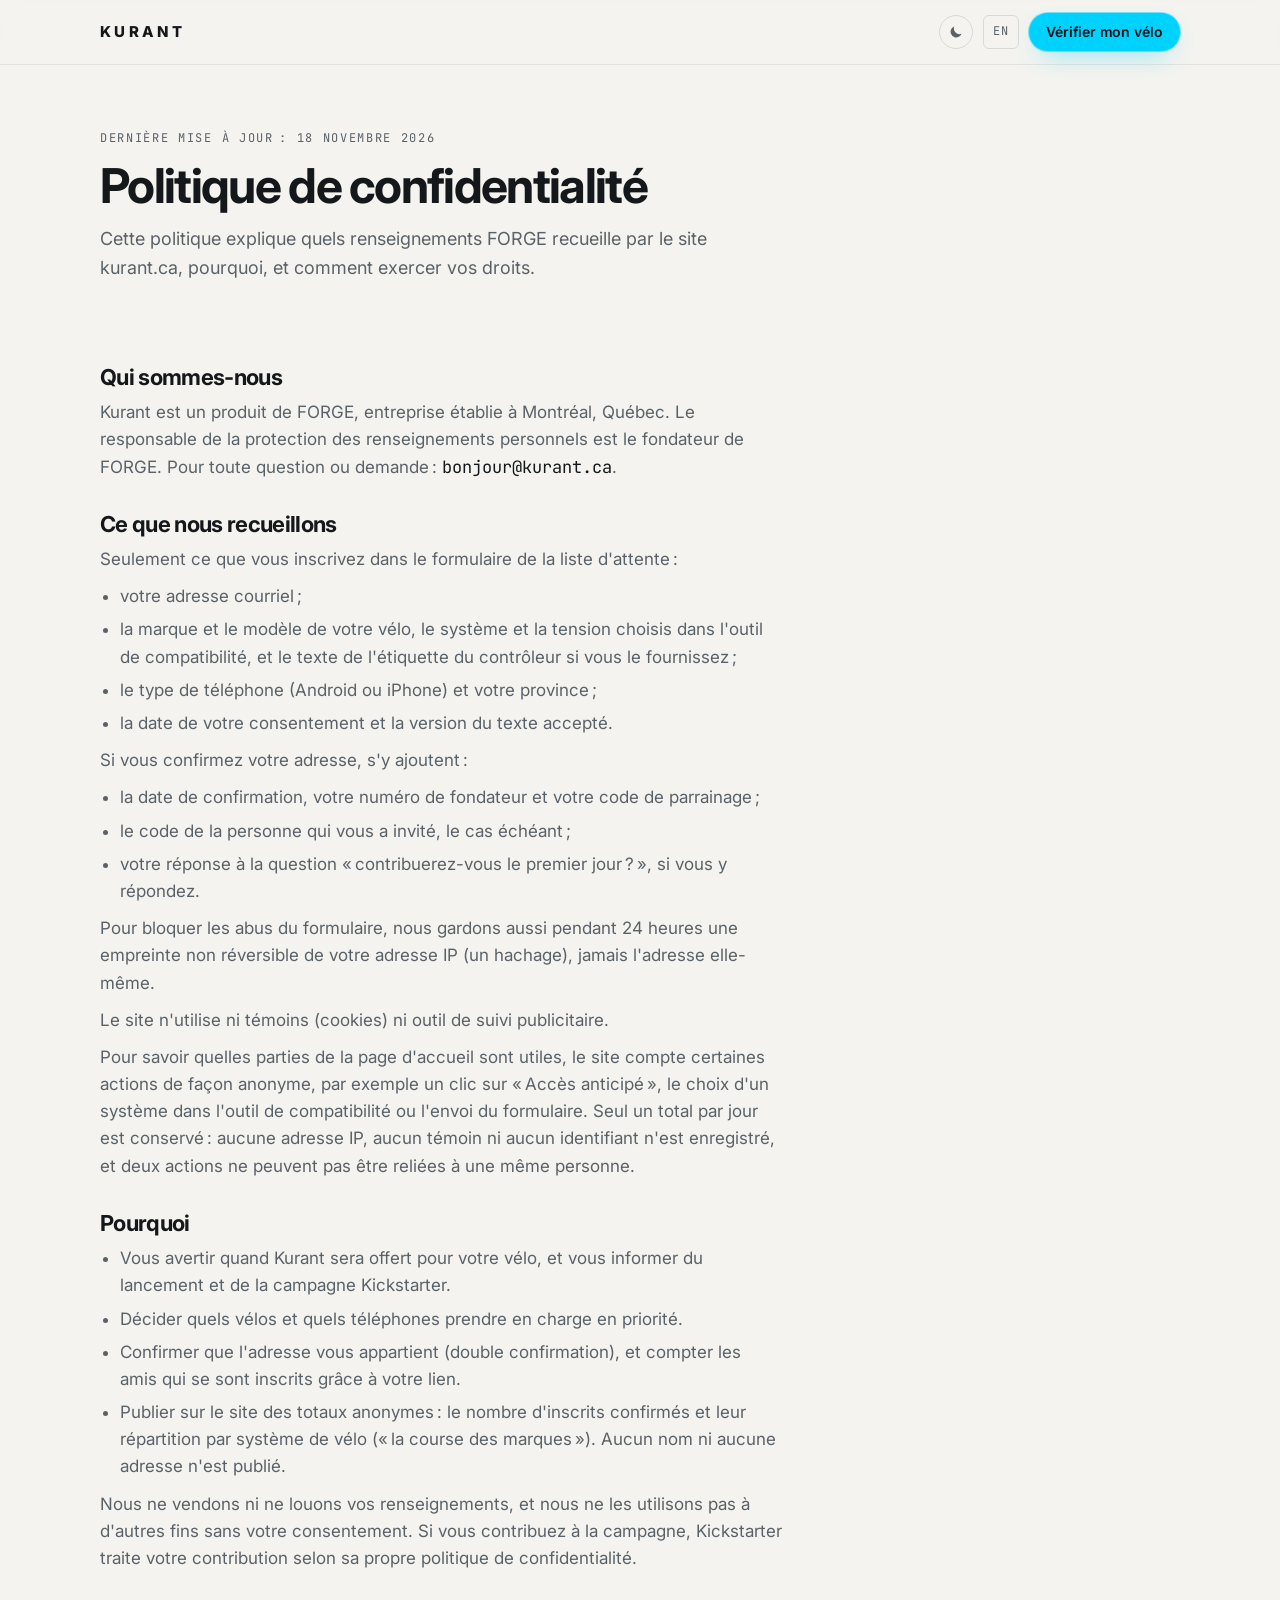
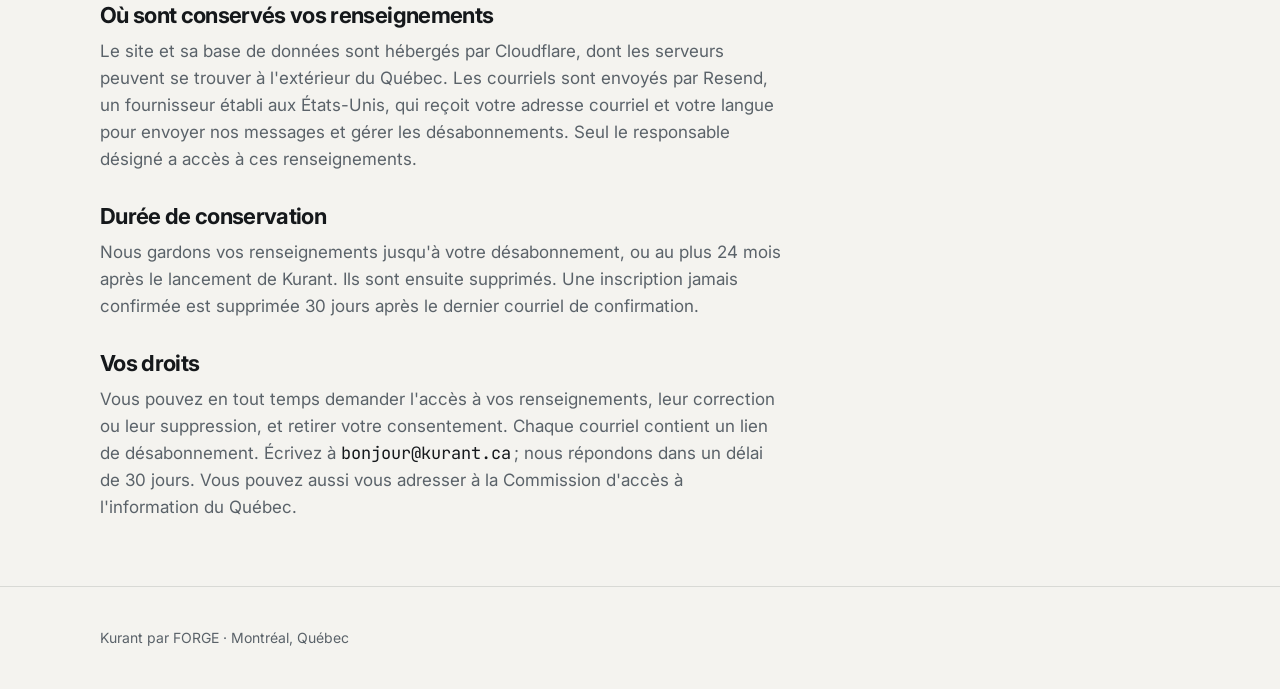
<file: confidentialite/index.html>
<!doctype html>
<html lang="fr-CA">
<head>
<meta charset="utf-8">
<meta name="viewport" content="width=device-width, initial-scale=1, viewport-fit=cover">
<title>Confidentialité – Kurant</title>
<link rel="canonical" href="https://kurant.ca/confidentialite/">
<link rel="alternate" hreflang="fr-CA" href="https://kurant.ca/confidentialite/">
<meta name="description" content="Comment FORGE recueille et utilise les renseignements de la liste d'attente Kurant.">
<link rel="alternate" hreflang="en-CA" href="https://kurant.ca/en/privacy/">
<link rel="icon" href="data:image/svg+xml,%3Csvg xmlns='http://www.w3.org/2000/svg' viewBox='0 0 100 100'%3E%3Crect width='100' height='100' rx='20' fill='%230B0B0C'/%3E%3Cpath d='M14 18H86L73 40H27Z' fill='white'/%3E%3Cpath d='M31 47H69L50 79Z' fill='%2300D2FF'/%3E%3C/svg%3E">
<script src="../assets/theme.js?v=20261120"></script>
<link rel="stylesheet" href="https://fonts.googleapis.com/css2?family=Inter:wght@400;500;600;700;800&amp;family=JetBrains+Mono:wght@400;500&amp;display=swap">
<link rel="stylesheet" href="../assets/site.css?v=20261126">
</head>
<body>
<header class="top">
  <div class="wrap">
    <a class="brand" href="../index.html"><span class="brand-word">KURANT</span></a>
    <div class="top-actions" style="margin-left:auto">
      <button class="theme-toggle" type="button" data-theme-toggle aria-label="Passer au thème clair" title="Passer au thème clair">
        <svg class="i-sun" viewBox="0 0 24 24" aria-hidden="true"><circle cx="12" cy="12" r="4.2"/><path d="M12 2.5v2.2M12 19.3v2.2M4.6 4.6l1.6 1.6M17.8 17.8l1.6 1.6M2.5 12h2.2M19.3 12h2.2M4.6 19.4l1.6-1.6M17.8 6.2l1.6-1.6"/></svg>
        <svg class="i-moon" viewBox="0 0 24 24" aria-hidden="true"><path d="M20.2 14.6A8.4 8.4 0 0 1 9.4 3.8a8.4 8.4 0 1 0 10.8 10.8z"/></svg>
      </button>
      <a class="lang" href="../en/privacy/index.html" lang="en" hreflang="en">EN</a>
      <a class="btn btn-primary btn-sm" href="../index.html#verifier">Vérifier mon vélo</a>
    </div>
  </div>
</header>

<main class="wrap">
  <article class="legal">
    <header class="section-head">
      <p class="eyebrow">Dernière mise à jour&#8239;: 18 novembre 2026</p>
      <h1 style="font-size:clamp(32px,5vw,48px)">Politique de confidentialité</h1>
      <p>Cette politique explique quels renseignements FORGE recueille par le site kurant.ca, pourquoi, et comment exercer vos droits.</p>
    </header>

    <section>
      <h2>Qui sommes-nous</h2>
      <p>Kurant est un produit de FORGE, entreprise établie à Montréal, Québec. Le responsable de la protection des renseignements personnels est le fondateur de FORGE. Pour toute question ou demande&#8239;: <span class="contact">bonjour@kurant.ca</span>.</p>
    </section>

    <section>
      <h2>Ce que nous recueillons</h2>
      <p>Seulement ce que vous inscrivez dans le formulaire de la liste d'attente&#8239;:</p>
      <ul>
        <li>votre adresse courriel&#8239;;</li>
        <li>la marque et le modèle de votre vélo, le système et la tension choisis dans l'outil de compatibilité, et le texte de l'étiquette du contrôleur si vous le fournissez&#8239;;</li>
        <li>le type de téléphone (Android ou iPhone) et votre province&#8239;;</li>
        <li>la date de votre consentement et la version du texte accepté.</li>
      </ul>
      <p>Si vous confirmez votre adresse, s'y ajoutent&#8239;:</p>
      <ul>
        <li>la date de confirmation, votre numéro de fondateur et votre code de parrainage&#8239;;</li>
        <li>le code de la personne qui vous a invité, le cas échéant&#8239;;</li>
        <li>votre réponse à la question «&#8239;contribuerez-vous le premier jour&#8239;?&#8239;», si vous y répondez.</li>
      </ul>
      <p>Pour bloquer les abus du formulaire, nous gardons aussi pendant 24&nbsp;heures une empreinte non réversible de votre adresse IP (un hachage), jamais l'adresse elle-même.</p>
      <p>Le site n'utilise ni témoins (cookies) ni outil de suivi publicitaire.</p>
      <p>Pour savoir quelles parties de la page d'accueil sont utiles, le site compte certaines actions de façon anonyme, par exemple un clic sur «&#8239;Accès anticipé&#8239;», le choix d'un système dans l'outil de compatibilité ou l'envoi du formulaire. Seul un total par jour est conservé&#8239;: aucune adresse IP, aucun témoin ni aucun identifiant n'est enregistré, et deux actions ne peuvent pas être reliées à une même personne.</p>
    </section>

    <section>
      <h2>Pourquoi</h2>
      <ul>
        <li>Vous avertir quand Kurant sera offert pour votre vélo, et vous informer du lancement et de la campagne Kickstarter.</li>
        <li>Décider quels vélos et quels téléphones prendre en charge en priorité.</li>
        <li>Confirmer que l'adresse vous appartient (double confirmation), et compter les amis qui se sont inscrits grâce à votre lien.</li>
        <li>Publier sur le site des totaux anonymes&#8239;: le nombre d'inscrits confirmés et leur répartition par système de vélo («&#8239;la course des marques&#8239;»). Aucun nom ni aucune adresse n'est publié.</li>
      </ul>
      <p>Nous ne vendons ni ne louons vos renseignements, et nous ne les utilisons pas à d'autres fins sans votre consentement. Si vous contribuez à la campagne, Kickstarter traite votre contribution selon sa propre politique de confidentialité.</p>
    </section>

    <section>
      <h2>Où sont conservés vos renseignements</h2>
      <p>Le site et sa base de données sont hébergés par Cloudflare, dont les serveurs peuvent se trouver à l'extérieur du Québec. Les courriels sont envoyés par Resend, un fournisseur établi aux États-Unis, qui reçoit votre adresse courriel et votre langue pour envoyer nos messages et gérer les désabonnements. Seul le responsable désigné a accès à ces renseignements.</p>
    </section>

    <section>
      <h2>Durée de conservation</h2>
      <p>Nous gardons vos renseignements jusqu'à votre désabonnement, ou au plus 24&nbsp;mois après le lancement de Kurant. Ils sont ensuite supprimés. Une inscription jamais confirmée est supprimée 30&nbsp;jours après le dernier courriel de confirmation.</p>
    </section>

    <section>
      <h2>Vos droits</h2>
      <p>Vous pouvez en tout temps demander l'accès à vos renseignements, leur correction ou leur suppression, et retirer votre consentement. Chaque courriel contient un lien de désabonnement. Écrivez à <span class="contact">bonjour@kurant.ca</span>&#8239;; nous répondons dans un délai de 30&nbsp;jours. Vous pouvez aussi vous adresser à la Commission d'accès à l'information du Québec.</p>
    </section>
  </article>
</main>

<footer class="foot">
  <div class="wrap">
    <p>Kurant par FORGE · Montréal, Québec</p>
  </div>
</footer>
</body>
</html>
</file>
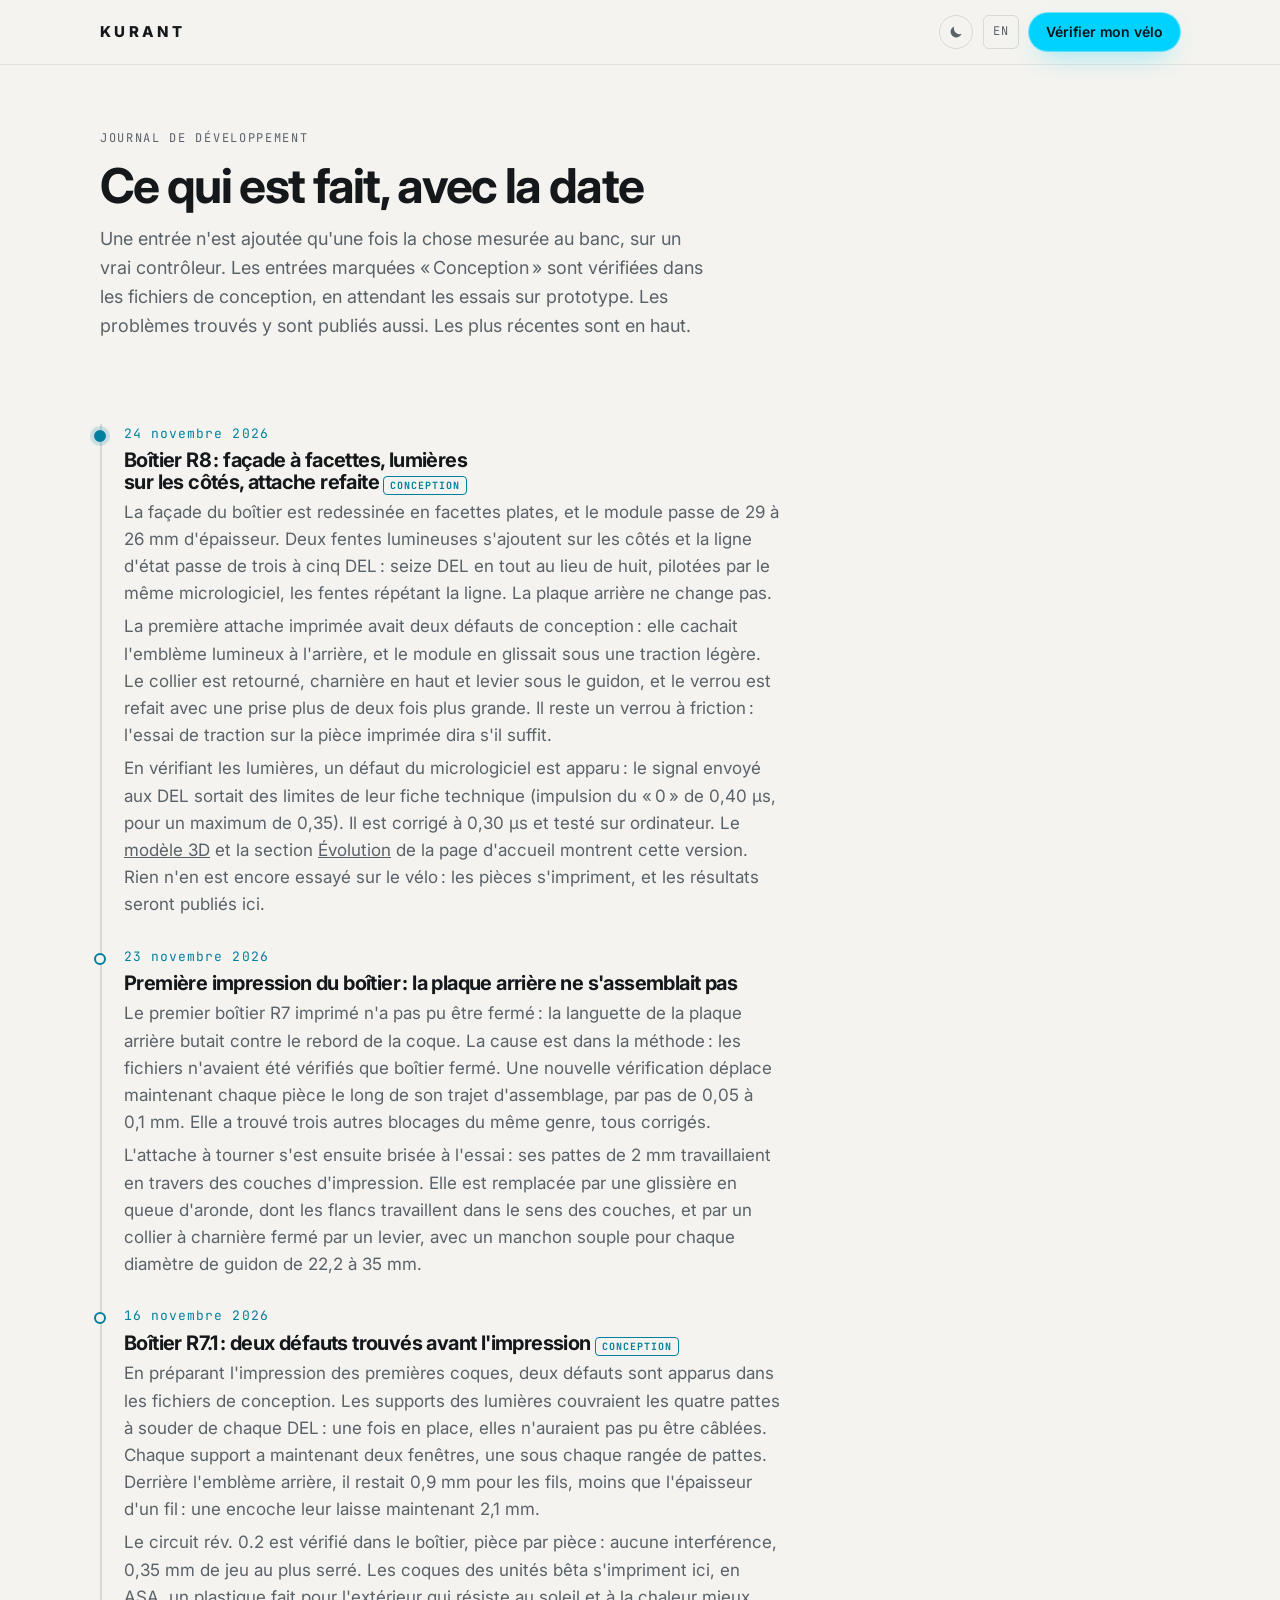
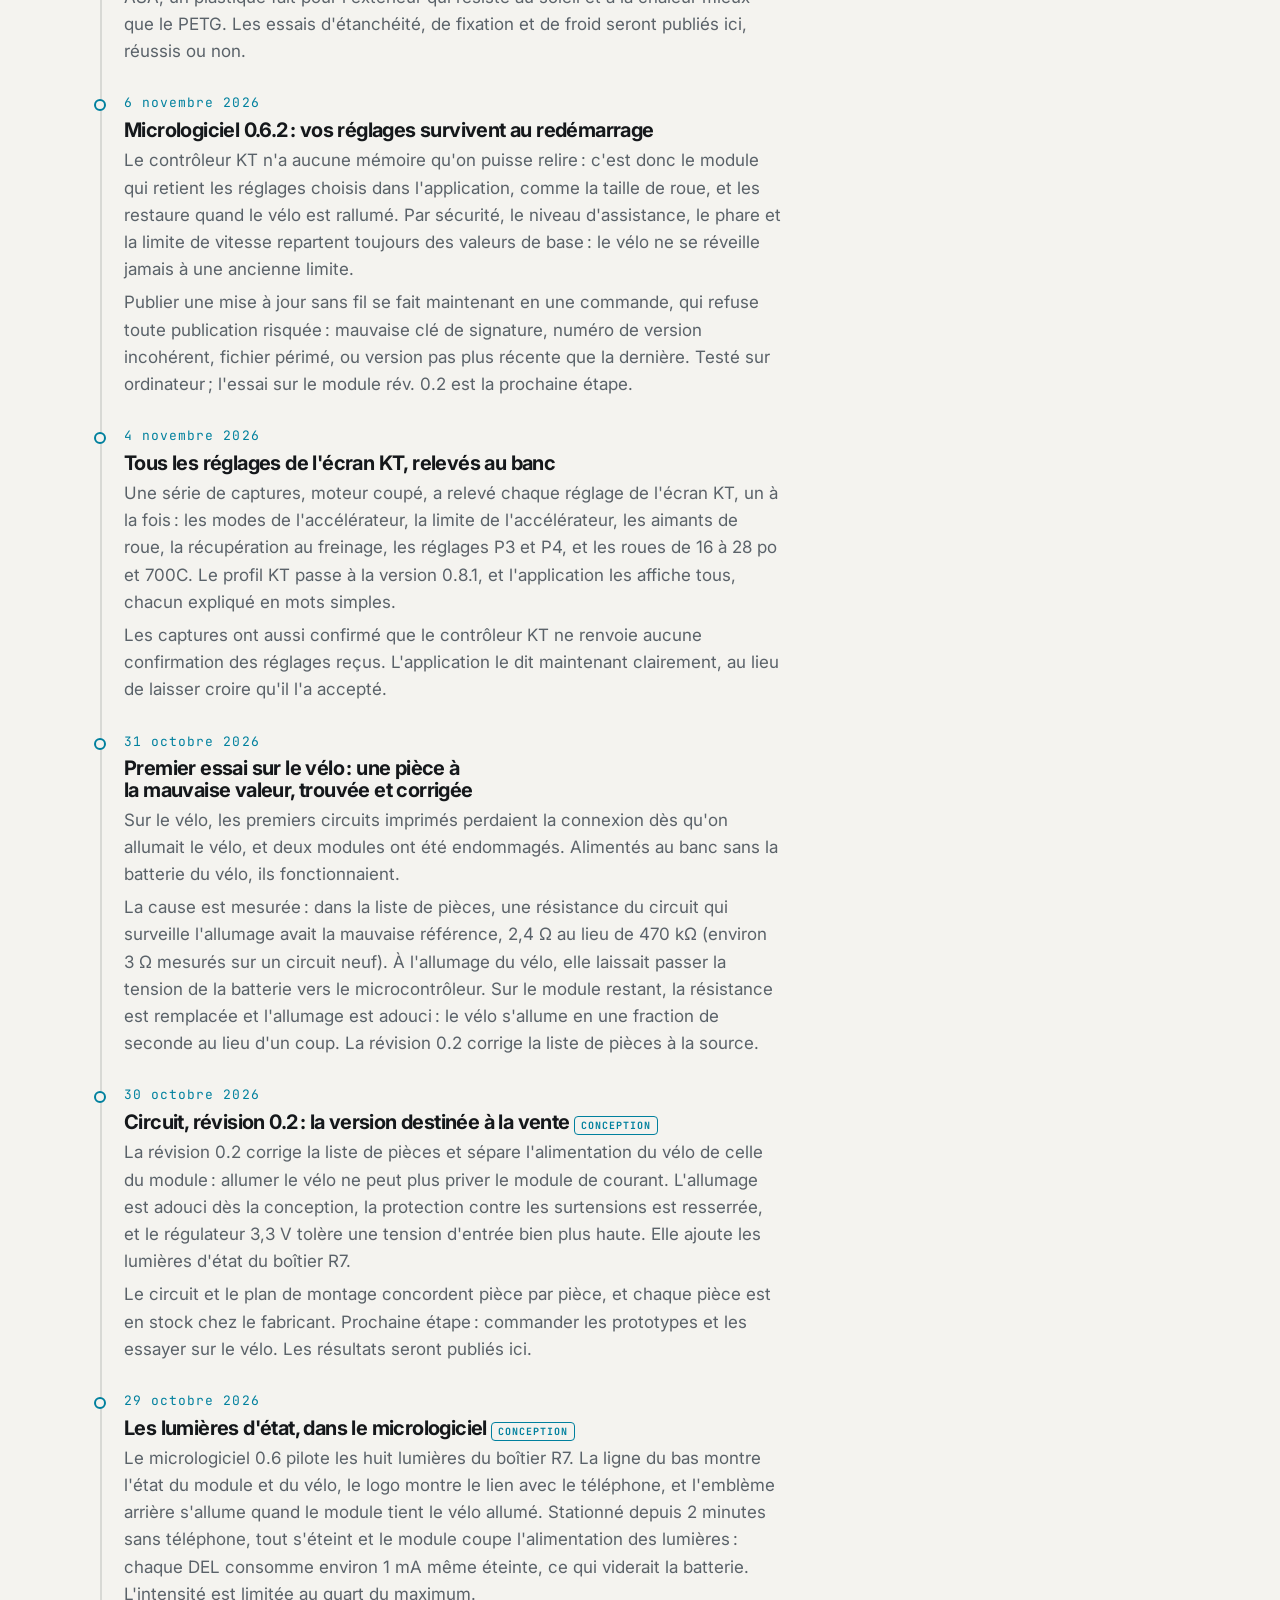
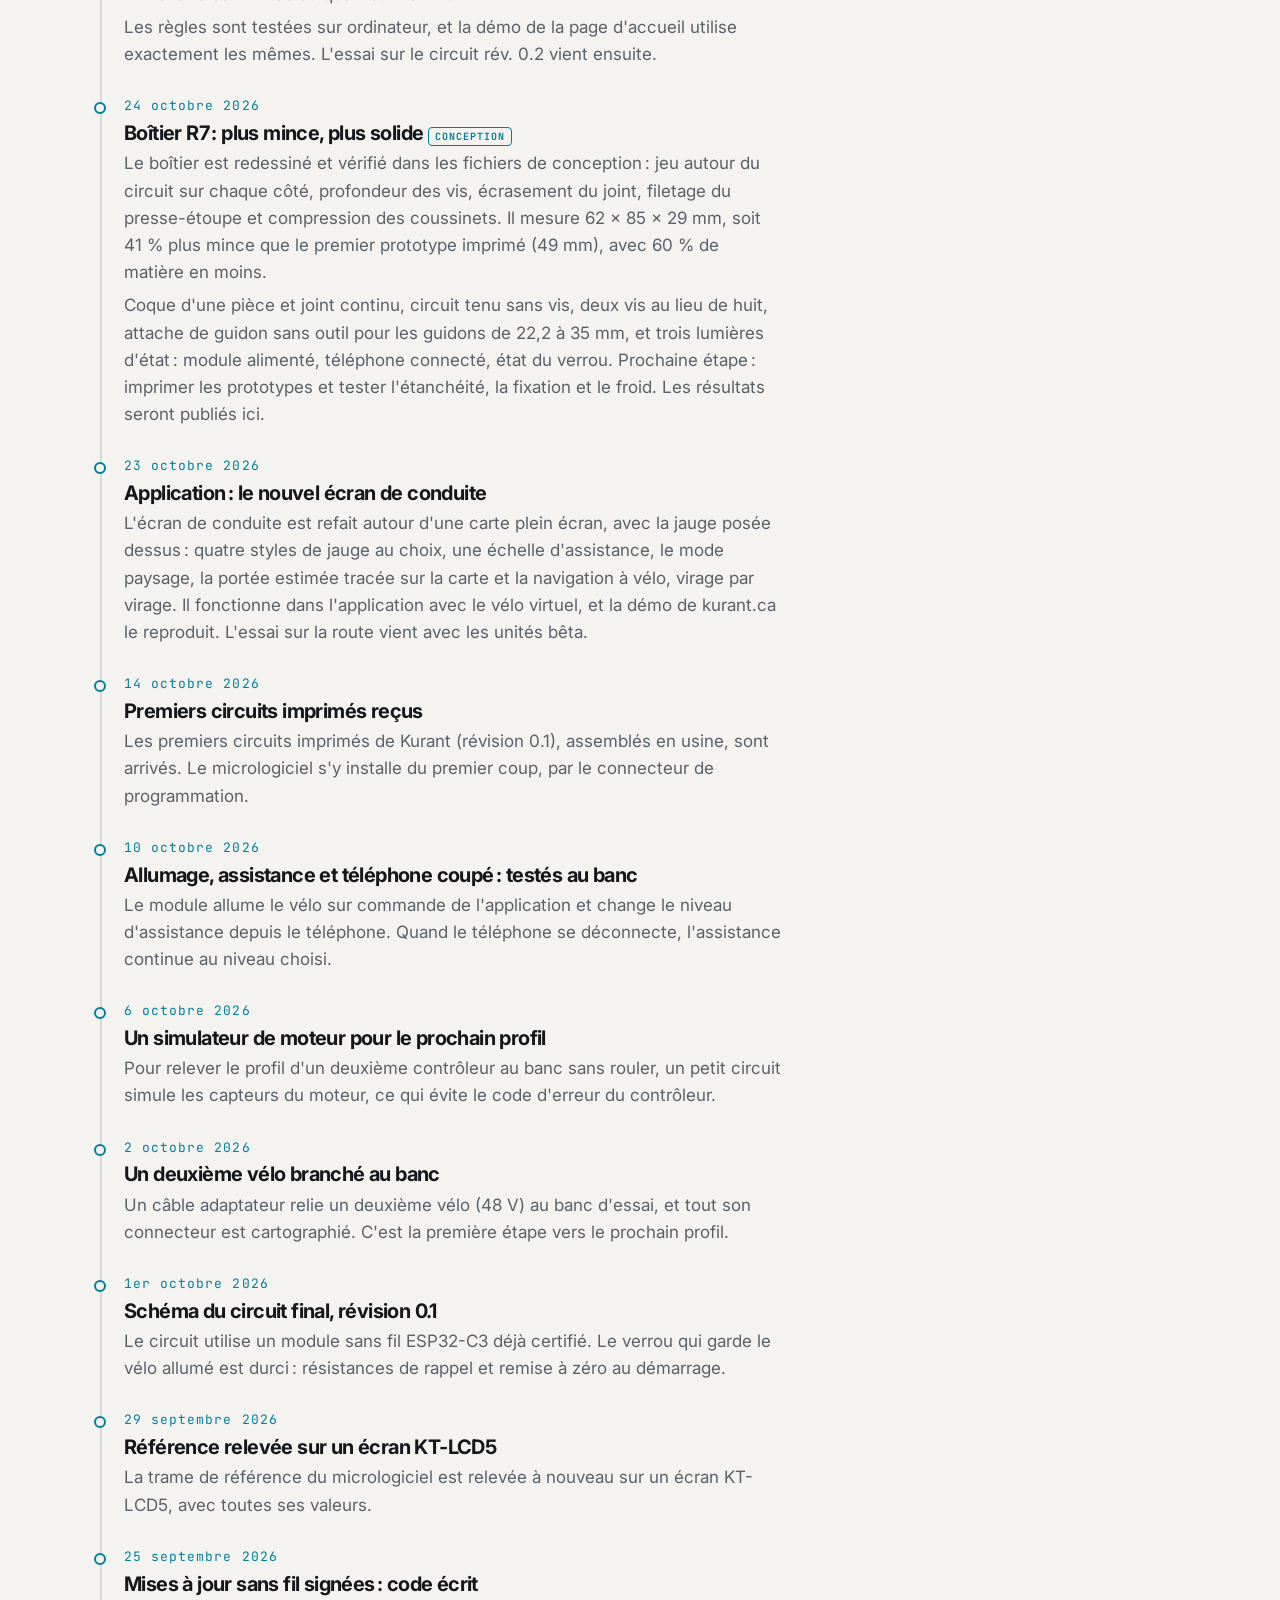
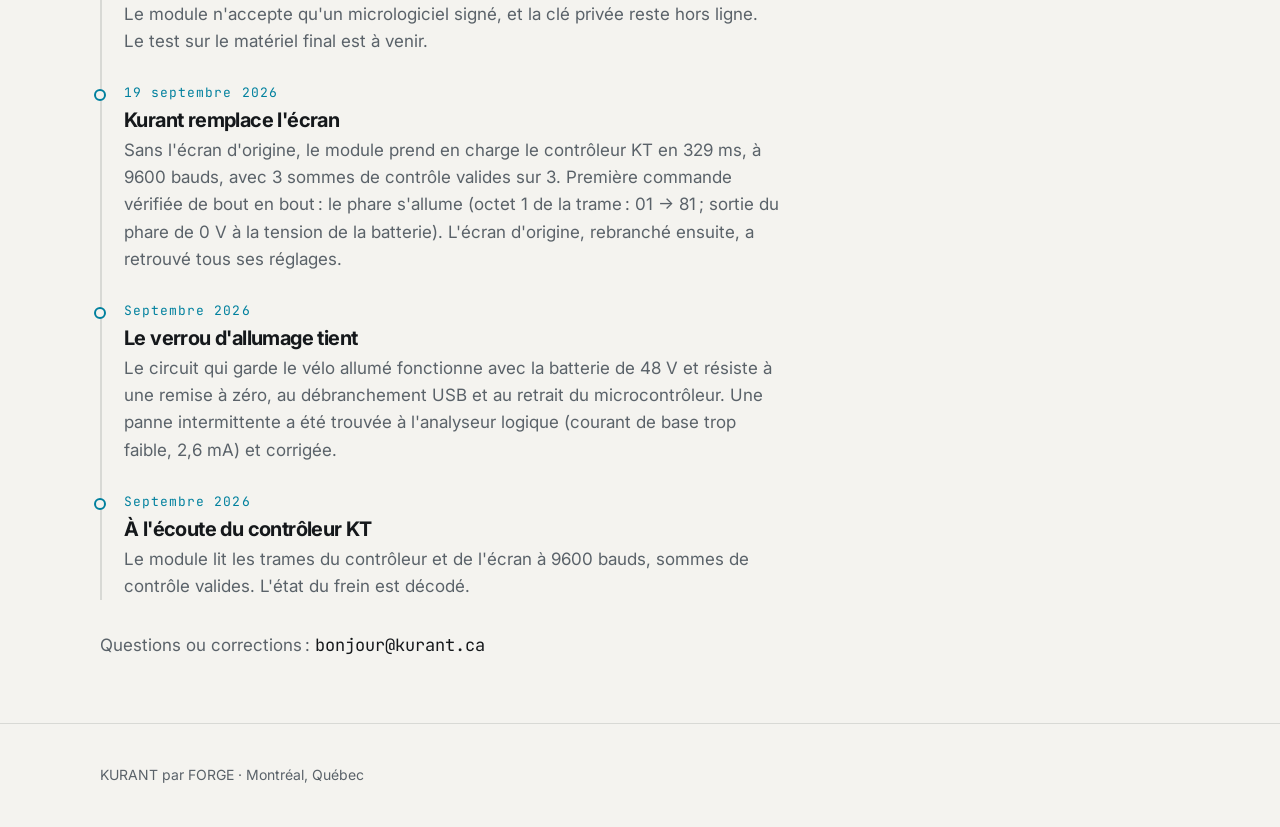
<file: journal/index.html>
<!doctype html>
<html lang="fr-CA">
<head>
<meta charset="utf-8">
<meta name="viewport" content="width=device-width, initial-scale=1, viewport-fit=cover">
<title>Journal de développement – Kurant</title>
<link rel="canonical" href="https://kurant.ca/journal/">
<link rel="alternate" hreflang="fr-CA" href="https://kurant.ca/journal/">
<link rel="alternate" hreflang="en-CA" href="https://kurant.ca/en/journal/">
<meta name="description" content="Ce qui a été fait sur Kurant, daté, au fur et à mesure&#8239;: chaque entrée est mesurée au banc.">
<link rel="icon" href="data:image/svg+xml,%3Csvg xmlns='http://www.w3.org/2000/svg' viewBox='0 0 100 100'%3E%3Crect width='100' height='100' rx='20' fill='%230B0B0C'/%3E%3Cpath d='M14 18H86L73 40H27Z' fill='white'/%3E%3Cpath d='M31 47H69L50 79Z' fill='%2300D2FF'/%3E%3C/svg%3E">
<script src="../assets/theme.js?v=20261120"></script>
<link rel="stylesheet" href="https://fonts.googleapis.com/css2?family=Inter:wght@400;500;600;700;800&amp;family=JetBrains+Mono:wght@400;500&amp;display=swap">
<link rel="stylesheet" href="../assets/site.css?v=20261126">
</head>
<body>
<header class="top">
  <div class="wrap">
    <a class="brand" href="../index.html"><span class="brand-word">KURANT</span></a>
    <div class="top-actions" style="margin-left:auto">
      <button class="theme-toggle" type="button" data-theme-toggle aria-label="Passer au thème clair" title="Passer au thème clair">
        <svg class="i-sun" viewBox="0 0 24 24" aria-hidden="true"><circle cx="12" cy="12" r="4.2"/><path d="M12 2.5v2.2M12 19.3v2.2M4.6 4.6l1.6 1.6M17.8 17.8l1.6 1.6M2.5 12h2.2M19.3 12h2.2M4.6 19.4l1.6-1.6M17.8 6.2l1.6-1.6"/></svg>
        <svg class="i-moon" viewBox="0 0 24 24" aria-hidden="true"><path d="M20.2 14.6A8.4 8.4 0 0 1 9.4 3.8a8.4 8.4 0 1 0 10.8 10.8z"/></svg>
      </button>
      <a class="lang" href="../en/journal/index.html" lang="en" hreflang="en">EN</a>
      <a class="btn btn-primary btn-sm" href="../index.html#verifier">Vérifier mon vélo</a>
    </div>
  </div>
</header>

<main class="wrap">
  <article class="legal log">
    <header class="section-head">
      <p class="eyebrow">Journal de développement</p>
      <h1 style="font-size:clamp(32px,5vw,48px)">Ce qui est fait, avec la date</h1>
      <p>Une entrée n'est ajoutée qu'une fois la chose mesurée au banc, sur un vrai contrôleur. Les entrées marquées «&#8239;Conception&#8239;» sont vérifiées dans les fichiers de conception, en attendant les essais sur prototype. Les problèmes trouvés y sont publiés aussi. Les plus récentes sont en haut.</p>
    </header>
    <ol class="log-list">
    <li class="log-item">
      <time datetime="2026-11-24">24 novembre 2026</time>
      <h2>Boîtier R8&#8239;: façade à facettes, lumières sur les côtés, attache refaite <span class="tag tag-mine">Conception</span></h2>
      <p>La façade du boîtier est redessinée en facettes plates, et le module passe de 29 à 26&nbsp;mm d'épaisseur. Deux fentes lumineuses s'ajoutent sur les côtés et la ligne d'état passe de trois à cinq DEL&#8239;: seize DEL en tout au lieu de huit, pilotées par le même micrologiciel, les fentes répétant la ligne. La plaque arrière ne change pas.</p>
      <p>La première attache imprimée avait deux défauts de conception&#8239;: elle cachait l'emblème lumineux à l'arrière, et le module en glissait sous une traction légère. Le collier est retourné, charnière en haut et levier sous le guidon, et le verrou est refait avec une prise plus de deux fois plus grande. Il reste un verrou à friction&#8239;: l'essai de traction sur la pièce imprimée dira s'il suffit.</p>
      <p>En vérifiant les lumières, un défaut du micrologiciel est apparu&#8239;: le signal envoyé aux DEL sortait des limites de leur fiche technique (impulsion du «&#8239;0&#8239;» de 0,40&nbsp;µs, pour un maximum de 0,35). Il est corrigé à 0,30&nbsp;µs et testé sur ordinateur. Le <a href="../index.html#module">modèle 3D</a> et la section <a href="../index.html#evolution">Évolution</a> de la page d'accueil montrent cette version. Rien n'en est encore essayé sur le vélo&#8239;: les pièces s'impriment, et les résultats seront publiés ici.</p>
    </li>
    <li class="log-item">
      <time datetime="2026-11-23">23 novembre 2026</time>
      <h2>Première impression du boîtier&#8239;: la plaque arrière ne s'assemblait pas</h2>
      <p>Le premier boîtier R7 imprimé n'a pas pu être fermé&#8239;: la languette de la plaque arrière butait contre le rebord de la coque. La cause est dans la méthode&#8239;: les fichiers n'avaient été vérifiés que boîtier fermé. Une nouvelle vérification déplace maintenant chaque pièce le long de son trajet d'assemblage, par pas de 0,05 à 0,1&nbsp;mm. Elle a trouvé trois autres blocages du même genre, tous corrigés.</p>
      <p>L'attache à tourner s'est ensuite brisée à l'essai&#8239;: ses pattes de 2&nbsp;mm travaillaient en travers des couches d'impression. Elle est remplacée par une glissière en queue d'aronde, dont les flancs travaillent dans le sens des couches, et par un collier à charnière fermé par un levier, avec un manchon souple pour chaque diamètre de guidon de 22,2 à 35&nbsp;mm.</p>
    </li>
    <li class="log-item">
      <time datetime="2026-11-16">16 novembre 2026</time>
      <h2>Boîtier R7.1&#8239;: deux défauts trouvés avant l'impression <span class="tag tag-mine">Conception</span></h2>
      <p>En préparant l'impression des premières coques, deux défauts sont apparus dans les fichiers de conception. Les supports des lumières couvraient les quatre pattes à souder de chaque DEL&#8239;: une fois en place, elles n'auraient pas pu être câblées. Chaque support a maintenant deux fenêtres, une sous chaque rangée de pattes. Derrière l'emblème arrière, il restait 0,9&nbsp;mm pour les fils, moins que l'épaisseur d'un fil&#8239;: une encoche leur laisse maintenant 2,1&nbsp;mm.</p>
      <p>Le circuit rév.&nbsp;0.2 est vérifié dans le boîtier, pièce par pièce&#8239;: aucune interférence, 0,35&nbsp;mm de jeu au plus serré. Les coques des unités bêta s'impriment ici, en ASA, un plastique fait pour l'extérieur qui résiste au soleil et à la chaleur mieux que le PETG. Les essais d'étanchéité, de fixation et de froid seront publiés ici, réussis ou non.</p>
    </li>
    <li class="log-item">
      <time datetime="2026-11-06">6 novembre 2026</time>
      <h2>Micrologiciel 0.6.2&#8239;: vos réglages survivent au redémarrage</h2>
      <p>Le contrôleur KT n'a aucune mémoire qu'on puisse relire&#8239;: c'est donc le module qui retient les réglages choisis dans l'application, comme la taille de roue, et les restaure quand le vélo est rallumé. Par sécurité, le niveau d'assistance, le phare et la limite de vitesse repartent toujours des valeurs de base&#8239;: le vélo ne se réveille jamais à une ancienne limite.</p>
      <p>Publier une mise à jour sans fil se fait maintenant en une commande, qui refuse toute publication risquée&#8239;: mauvaise clé de signature, numéro de version incohérent, fichier périmé, ou version pas plus récente que la dernière. Testé sur ordinateur&#8239;; l'essai sur le module rév.&nbsp;0.2 est la prochaine étape.</p>
    </li>
    <li class="log-item">
      <time datetime="2026-11-04">4 novembre 2026</time>
      <h2>Tous les réglages de l'écran KT, relevés au banc</h2>
      <p>Une série de captures, moteur coupé, a relevé chaque réglage de l'écran KT, un à la fois&#8239;: les modes de l'accélérateur, la limite de l'accélérateur, les aimants de roue, la récupération au freinage, les réglages P3 et P4, et les roues de 16 à 28&nbsp;po et 700C. Le profil KT passe à la version 0.8.1, et l'application les affiche tous, chacun expliqué en mots simples.</p>
      <p>Les captures ont aussi confirmé que le contrôleur KT ne renvoie aucune confirmation des réglages reçus. L'application le dit maintenant clairement, au lieu de laisser croire qu'il l'a accepté.</p>
    </li>
    <li class="log-item">
      <time datetime="2026-10-31">31 octobre 2026</time>
      <h2>Premier essai sur le vélo&#8239;: une pièce à la mauvaise valeur, trouvée et corrigée</h2>
      <p>Sur le vélo, les premiers circuits imprimés perdaient la connexion dès qu'on allumait le vélo, et deux modules ont été endommagés. Alimentés au banc sans la batterie du vélo, ils fonctionnaient.</p>
      <p>La cause est mesurée&#8239;: dans la liste de pièces, une résistance du circuit qui surveille l'allumage avait la mauvaise référence, 2,4&nbsp;Ω au lieu de 470&nbsp;kΩ (environ 3&nbsp;Ω mesurés sur un circuit neuf). À l'allumage du vélo, elle laissait passer la tension de la batterie vers le microcontrôleur. Sur le module restant, la résistance est remplacée et l'allumage est adouci&#8239;: le vélo s'allume en une fraction de seconde au lieu d'un coup. La révision 0.2 corrige la liste de pièces à la source.</p>
    </li>
    <li class="log-item">
      <time datetime="2026-10-30">30 octobre 2026</time>
      <h2>Circuit, révision 0.2&#8239;: la version destinée à la vente <span class="tag tag-mine">Conception</span></h2>
      <p>La révision 0.2 corrige la liste de pièces et sépare l'alimentation du vélo de celle du module&#8239;: allumer le vélo ne peut plus priver le module de courant. L'allumage est adouci dès la conception, la protection contre les surtensions est resserrée, et le régulateur 3,3&nbsp;V tolère une tension d'entrée bien plus haute. Elle ajoute les lumières d'état du boîtier R7.</p>
      <p>Le circuit et le plan de montage concordent pièce par pièce, et chaque pièce est en stock chez le fabricant. Prochaine étape&#8239;: commander les prototypes et les essayer sur le vélo. Les résultats seront publiés ici.</p>
    </li>
    <li class="log-item">
      <time datetime="2026-10-29">29 octobre 2026</time>
      <h2>Les lumières d'état, dans le micrologiciel <span class="tag tag-mine">Conception</span></h2>
      <p>Le micrologiciel 0.6 pilote les huit lumières du boîtier R7. La ligne du bas montre l'état du module et du vélo, le logo montre le lien avec le téléphone, et l'emblème arrière s'allume quand le module tient le vélo allumé. Stationné depuis 2&nbsp;minutes sans téléphone, tout s'éteint et le module coupe l'alimentation des lumières&#8239;: chaque DEL consomme environ 1&nbsp;mA même éteinte, ce qui viderait la batterie. L'intensité est limitée au quart du maximum.</p>
      <p>Les règles sont testées sur ordinateur, et la démo de la page d'accueil utilise exactement les mêmes. L'essai sur le circuit rév.&nbsp;0.2 vient ensuite.</p>
    </li>
    <li class="log-item">
      <time datetime="2026-10-24">24 octobre 2026</time>
      <h2>Boîtier R7&#8239;: plus mince, plus solide <span class="tag tag-mine">Conception</span></h2>
      <p>Le boîtier est redessiné et vérifié dans les fichiers de conception&#8239;: jeu autour du circuit sur chaque côté, profondeur des vis, écrasement du joint, filetage du presse-étoupe et compression des coussinets. Il mesure 62&nbsp;×&nbsp;85&nbsp;×&nbsp;29&nbsp;mm, soit 41&nbsp;% plus mince que le premier prototype imprimé (49&nbsp;mm), avec 60&nbsp;% de matière en moins.</p>
      <p>Coque d'une pièce et joint continu, circuit tenu sans vis, deux vis au lieu de huit, attache de guidon sans outil pour les guidons de 22,2 à 35&nbsp;mm, et trois lumières d'état&#8239;: module alimenté, téléphone connecté, état du verrou. Prochaine étape&#8239;: imprimer les prototypes et tester l'étanchéité, la fixation et le froid. Les résultats seront publiés ici.</p>
    </li>
    <li class="log-item">
      <time datetime="2026-10-23">23 octobre 2026</time>
      <h2>Application&#8239;: le nouvel écran de conduite</h2>
      <p>L'écran de conduite est refait autour d'une carte plein écran, avec la jauge posée dessus&#8239;: quatre styles de jauge au choix, une échelle d'assistance, le mode paysage, la portée estimée tracée sur la carte et la navigation à vélo, virage par virage. Il fonctionne dans l'application avec le vélo virtuel, et la démo de kurant.ca le reproduit. L'essai sur la route vient avec les unités bêta.</p>
    </li>
    <li class="log-item">
      <time datetime="2026-10-14">14 octobre 2026</time>
      <h2>Premiers circuits imprimés reçus</h2>
      <p>Les premiers circuits imprimés de Kurant (révision 0.1), assemblés en usine, sont arrivés. Le micrologiciel s'y installe du premier coup, par le connecteur de programmation.</p>
    </li>
    <li class="log-item">
      <time datetime="2026-10-10">10 octobre 2026</time>
      <h2>Allumage, assistance et téléphone coupé&#8239;: testés au banc</h2>
      <p>Le module allume le vélo sur commande de l'application et change le niveau d'assistance depuis le téléphone. Quand le téléphone se déconnecte, l'assistance continue au niveau choisi.</p>
    </li>
    <li class="log-item">
      <time datetime="2026-10-06">6 octobre 2026</time>
      <h2>Un simulateur de moteur pour le prochain profil</h2>
      <p>Pour relever le profil d'un deuxième contrôleur au banc sans rouler, un petit circuit simule les capteurs du moteur, ce qui évite le code d'erreur du contrôleur.</p>
    </li>
    <li class="log-item">
      <time datetime="2026-10-02">2 octobre 2026</time>
      <h2>Un deuxième vélo branché au banc</h2>
      <p>Un câble adaptateur relie un deuxième vélo (48&nbsp;V) au banc d'essai, et tout son connecteur est cartographié. C'est la première étape vers le prochain profil.</p>
    </li>
    <li class="log-item">
      <time datetime="2026-10-01">1er octobre 2026</time>
      <h2>Schéma du circuit final, révision 0.1</h2>
      <p>Le circuit utilise un module sans fil ESP32-C3 déjà certifié. Le verrou qui garde le vélo allumé est durci&#8239;: résistances de rappel et remise à zéro au démarrage.</p>
    </li>
    <li class="log-item">
      <time datetime="2026-09-29">29 septembre 2026</time>
      <h2>Référence relevée sur un écran KT-LCD5</h2>
      <p>La trame de référence du micrologiciel est relevée à nouveau sur un écran KT-LCD5, avec toutes ses valeurs.</p>
    </li>
    <li class="log-item">
      <time datetime="2026-09-25">25 septembre 2026</time>
      <h2>Mises à jour sans fil signées&#8239;: code écrit</h2>
      <p>Le module n'accepte qu'un micrologiciel signé, et la clé privée reste hors ligne. Le test sur le matériel final est à venir.</p>
    </li>
    <li class="log-item">
      <time datetime="2026-09-19">19 septembre 2026</time>
      <h2>Kurant remplace l'écran</h2>
      <p>Sans l'écran d'origine, le module prend en charge le contrôleur KT en 329&nbsp;ms, à 9600&nbsp;bauds, avec 3 sommes de contrôle valides sur 3. Première commande vérifiée de bout en bout&#8239;: le phare s'allume (octet 1 de la trame&#8239;: 01 → 81&#8239;; sortie du phare de 0&nbsp;V à la tension de la batterie). L'écran d'origine, rebranché ensuite, a retrouvé tous ses réglages.</p>
    </li>
    <li class="log-item">
      <time datetime="2026-09">Septembre 2026</time>
      <h2>Le verrou d'allumage tient</h2>
      <p>Le circuit qui garde le vélo allumé fonctionne avec la batterie de 48&nbsp;V et résiste à une remise à zéro, au débranchement USB et au retrait du microcontrôleur. Une panne intermittente a été trouvée à l'analyseur logique (courant de base trop faible, 2,6&nbsp;mA) et corrigée.</p>
    </li>
    <li class="log-item">
      <time datetime="2026-09">Septembre 2026</time>
      <h2>À l'écoute du contrôleur KT</h2>
      <p>Le module lit les trames du contrôleur et de l'écran à 9600&nbsp;bauds, sommes de contrôle valides. L'état du frein est décodé.</p>
    </li>
    </ol>
    <p>Questions ou corrections&#8239;: <span class="contact">bonjour@kurant.ca</span></p>
  </article>
</main>

<footer class="foot">
  <div class="wrap">
    <p>KURANT par FORGE · Montréal, Québec</p>
  </div>
</footer>
</body>
</html>
</file>
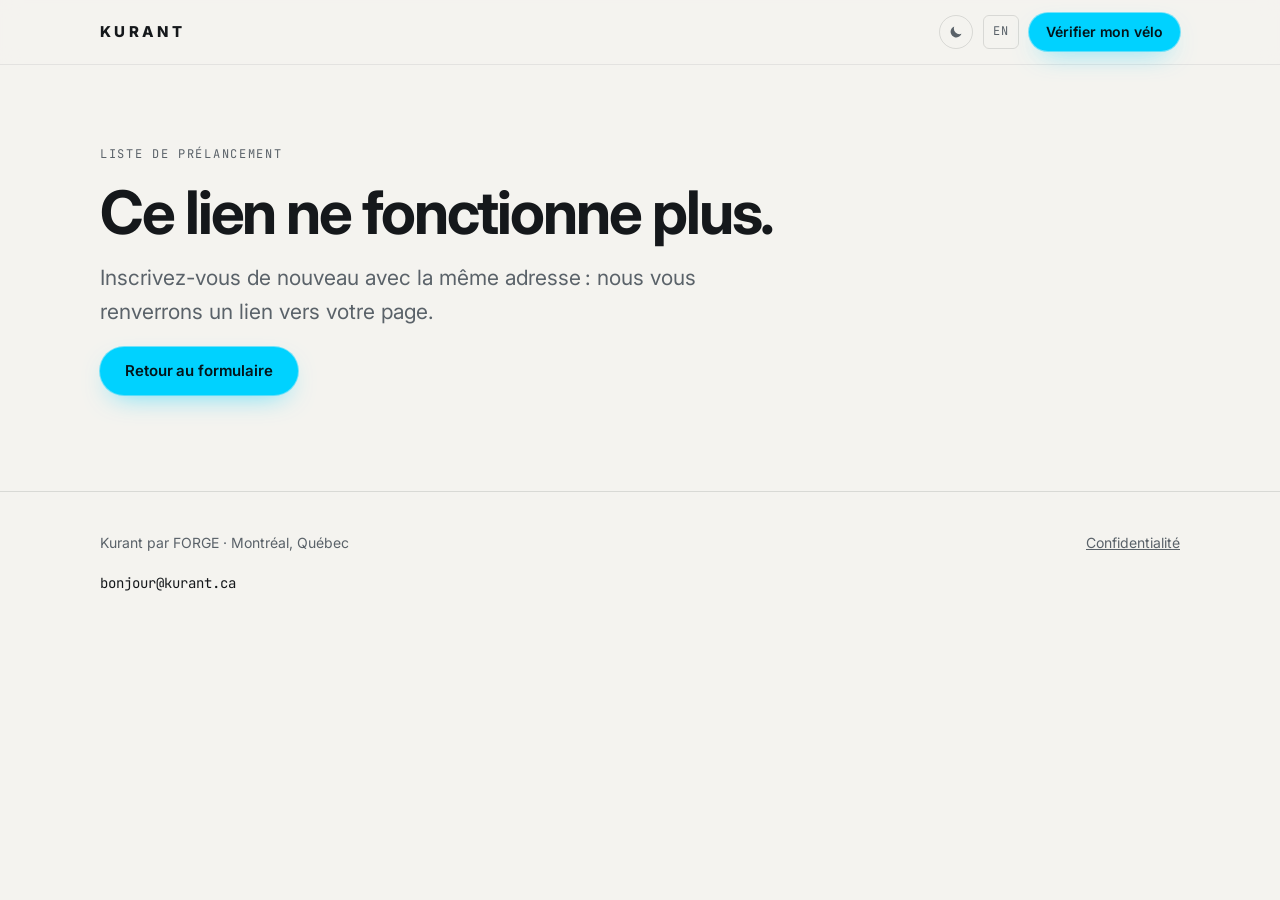
<file: merci/index.html>
<!doctype html>
<html lang="fr-CA">
<head>
<meta charset="utf-8">
<meta name="viewport" content="width=device-width, initial-scale=1, viewport-fit=cover">
<meta name="robots" content="noindex">
<meta name="referrer" content="no-referrer">
<title>Merci – Kurant</title>
<link rel="icon" href="data:image/svg+xml,%3Csvg xmlns='http://www.w3.org/2000/svg' viewBox='0 0 100 100'%3E%3Crect width='100' height='100' rx='20' fill='%230B0B0C'/%3E%3Cpath d='M14 18H86L73 40H27Z' fill='white'/%3E%3Cpath d='M31 47H69L50 79Z' fill='%2300D2FF'/%3E%3C/svg%3E">
<script src="../assets/theme.js?v=20261120"></script>
<link rel="stylesheet" href="https://fonts.googleapis.com/css2?family=Inter:wght@400;500;600;700;800&amp;family=JetBrains+Mono:wght@400;500&amp;display=swap">
<link rel="stylesheet" href="../assets/site.css?v=20261126">
</head>
<body>
<header class="top">
  <div class="wrap">
    <a class="brand" href="../index.html"><span class="brand-word">KURANT</span></a>
    <div class="top-actions" style="margin-left:auto">
      <button class="theme-toggle" type="button" data-theme-toggle aria-label="Passer au thème clair" title="Passer au thème clair">
        <svg class="i-sun" viewBox="0 0 24 24" aria-hidden="true"><circle cx="12" cy="12" r="4.2"/><path d="M12 2.5v2.2M12 19.3v2.2M4.6 4.6l1.6 1.6M17.8 17.8l1.6 1.6M2.5 12h2.2M19.3 12h2.2M4.6 19.4l1.6-1.6M17.8 6.2l1.6-1.6"/></svg>
        <svg class="i-moon" viewBox="0 0 24 24" aria-hidden="true"><path d="M20.2 14.6A8.4 8.4 0 0 1 9.4 3.8a8.4 8.4 0 1 0 10.8 10.8z"/></svg>
      </button>
      <a class="lang" href="../en/thanks/index.html" lang="en" hreflang="en">EN</a>
      <a class="btn btn-primary btn-sm" href="../index.html#verifier">Vérifier mon vélo</a>
    </div>
  </div>
</header>

<main class="wrap thanks" id="contenu" data-lang="fr">
  <section class="t-state" id="t-loading"><p class="hint">Chargement…</p></section>

  <section class="t-state" id="t-error" hidden>
    <p class="eyebrow">Liste de prélancement</p>
    <h1 class="t-title">Ce lien ne fonctionne plus.</h1>
    <p class="lede">Inscrivez-vous de nouveau avec la même adresse&#8239;: nous vous renverrons un lien vers votre page.</p>
    <a class="btn btn-primary" href="../index.html#verifier">Retour au formulaire</a>
  </section>

  <section class="t-state" id="t-pending" hidden>
    <p class="eyebrow">Liste de prélancement</p>
    <h1 class="t-title">Encore une étape.</h1>
    <p class="lede">Ouvrez le courriel de confirmation et cliquez «&#8239;Confirmer mon inscription&#8239;». Pensez à vérifier les indésirables.</p>
  </section>

  <div id="t-ok" class="t-ok" hidden>
    <section class="t-hero">
      <div class="t-hero-copy">
        <p class="eyebrow">Inscription confirmée</p>
        <h1 class="t-title">Vous y êtes.</h1>
      </div>
      <div class="founder-card" aria-live="polite">
        <small>Numéro de fondateur</small>
        <b id="t-no">&nbsp;</b>
        <span class="slit"></span>
        <span class="founder-sub">Kurant · Liste de prélancement</span>
      </div>
      <p class="lede t-perk" id="t-perk"></p>
    </section>

    <section class="panel t-intent">
      <h2>Une question&#8239;: contribuerez-vous le premier jour, à 119&nbsp;$&#8239;?</h2>
      <p class="hint">Votre réponse nous aide à fixer la date du lancement. Elle ne vous engage à rien.</p>
      <div class="choice" role="group" aria-label="Contribuerez-vous le premier jour&#8239;?">
        <button type="button" class="choice-btn" data-intent="yes" aria-pressed="false">Oui, le jour&nbsp;1</button>
        <button type="button" class="choice-btn" data-intent="maybe" aria-pressed="false">Peut-être</button>
        <button type="button" class="choice-btn" data-intent="curious" aria-pressed="false">Je suis curieux</button>
      </div>
      <p class="form-msg" id="t-intent-msg" role="status"></p>
    </section>

    <section class="panel t-share">
      <h2>Votre lien personnel</h2>
      <p class="hint">Chaque ami qui confirme son inscription vous fait monter, et fait avancer la marque de son vélo dans la course.</p>
      <div class="link-row">
        <input id="t-link" type="text" readonly aria-label="Votre lien personnel">
        <button class="btn btn-primary" id="t-copy" type="button">Copier</button>
      </div>
      <div class="share-row">
        <button class="btn btn-ghost btn-sm" id="t-native" type="button" hidden>Partager…</button>
        <a class="btn btn-ghost btn-sm" id="t-fb" target="_blank" rel="noopener">Facebook</a>
        <a class="btn btn-ghost btn-sm" id="t-wa" target="_blank" rel="noopener">WhatsApp</a>
        <a class="btn btn-ghost btn-sm" id="t-sms">Texto</a>
        <a class="btn btn-ghost btn-sm" id="t-mail">Courriel</a>
      </div>
      <div class="t-count"><b id="t-refs">0</b> <span id="t-refs-label"></span></div>
      <ol class="ladder" id="t-ladder"></ol>
      <p class="hint" id="t-rules"></p>
    </section>

    <div class="race panel" id="race" hidden>
      <div class="race-head">
        <p class="eyebrow">La course des marques</p>
        <h3 data-race-total></h3>
        <p>Après KT, le système qui compte le plus d'inscrits confirmés passe au banc en premier.</p>
      </div>
      <ol class="race-bars" data-race-bars></ol>
      <p class="hint" data-race-kt></p>
    </div>

    <p><a class="btn btn-ghost" href="../index.html">Retour au site</a></p>
  </div>
</main>

<footer class="foot">
  <div class="wrap">
    <div class="foot-row">
      <span>Kurant par FORGE · Montréal, Québec</span>
      <div class="foot-links"><a href="../confidentialite/index.html">Confidentialité</a></div>
    </div>
    <p><span class="contact">bonjour@kurant.ca</span></p>
  </div>
</footer>

<script src="../assets/race.js?v=20261016" defer></script>
<script src="../assets/thanks.js?v=20261016" defer></script>
</body>
</html>
</file>
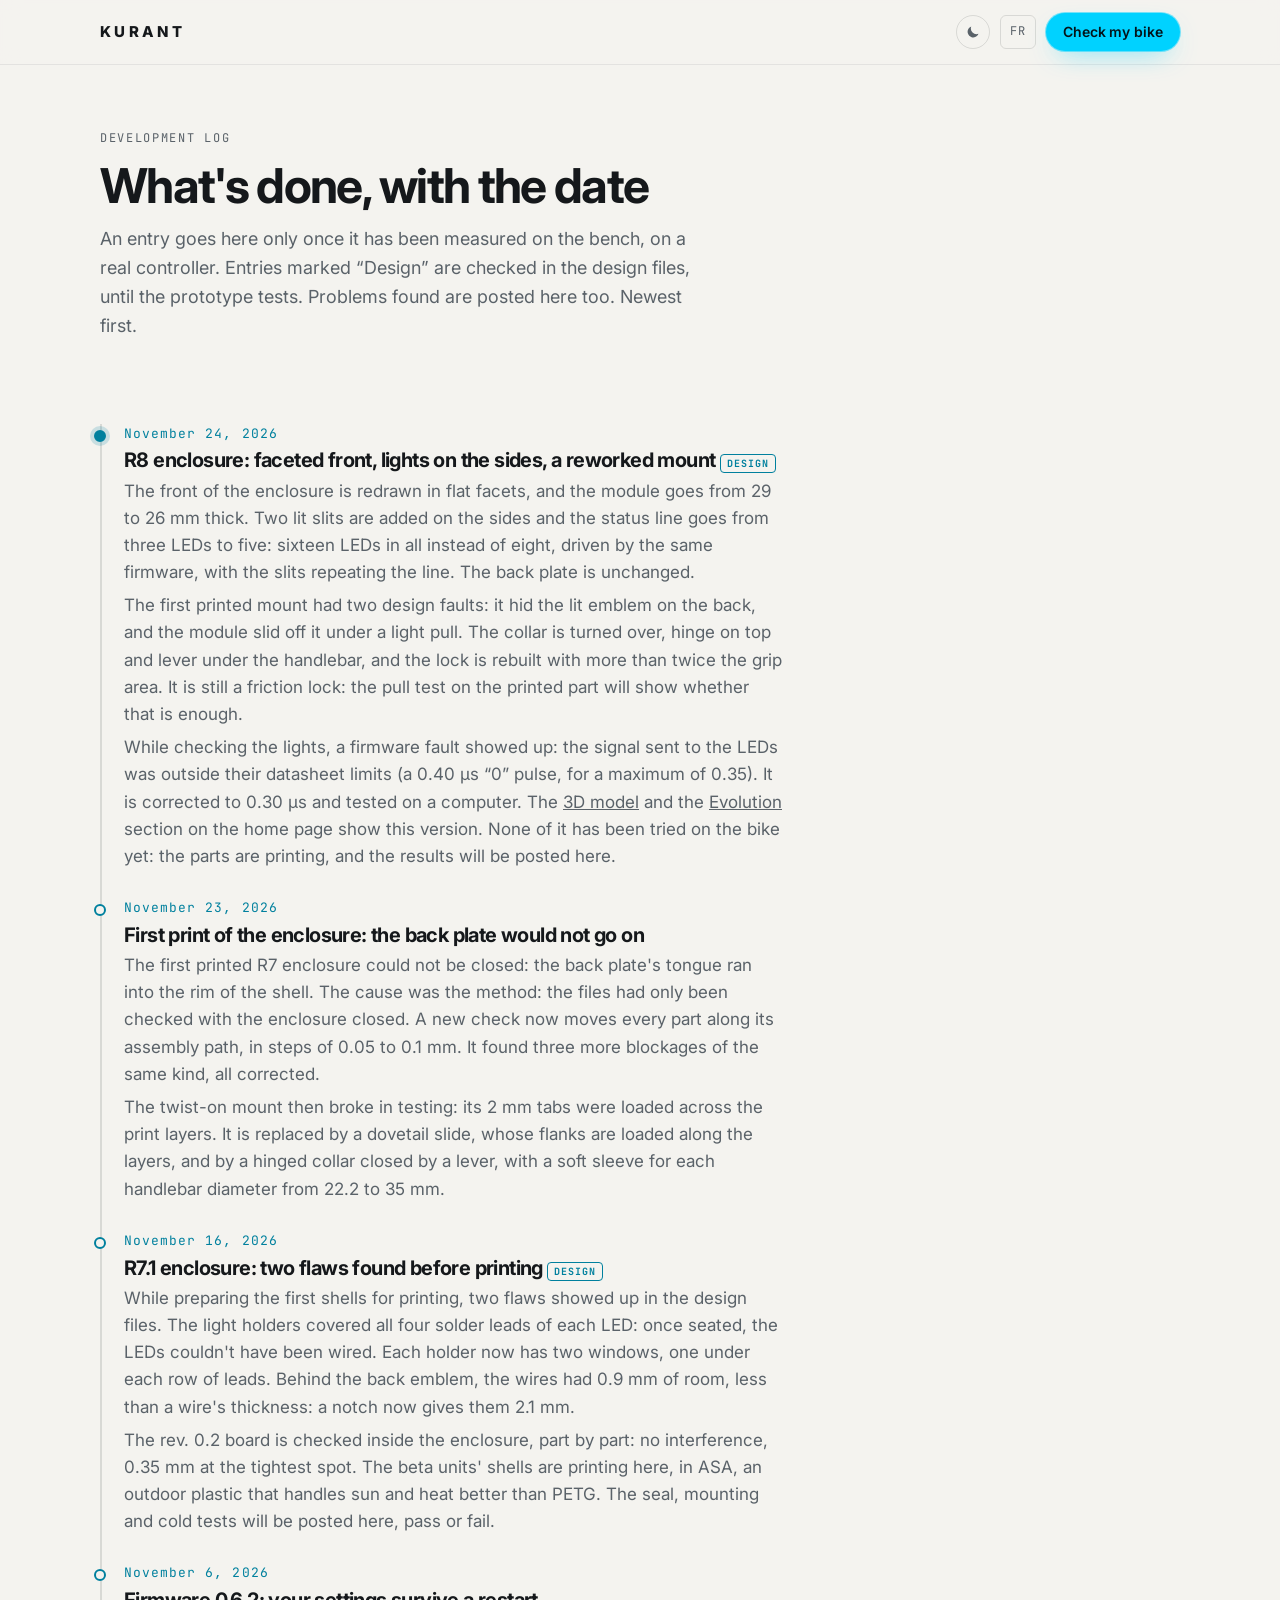
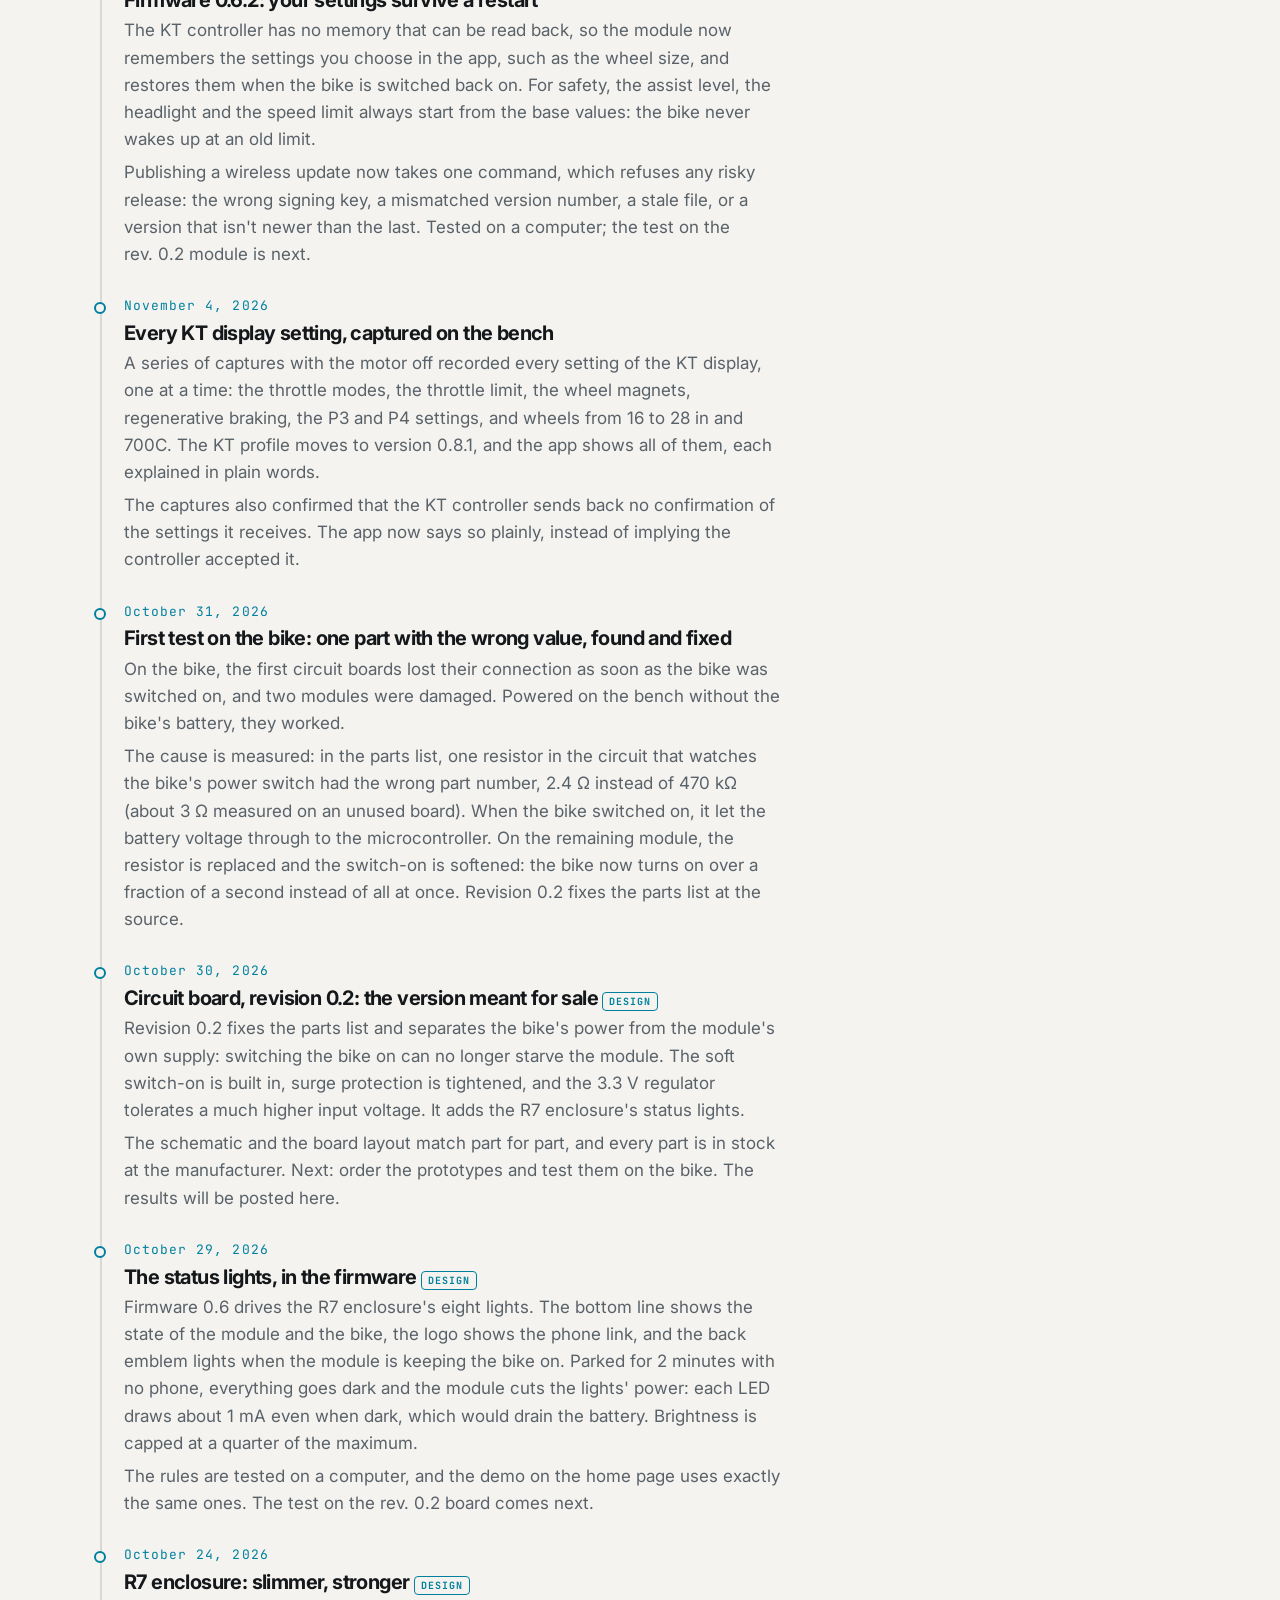
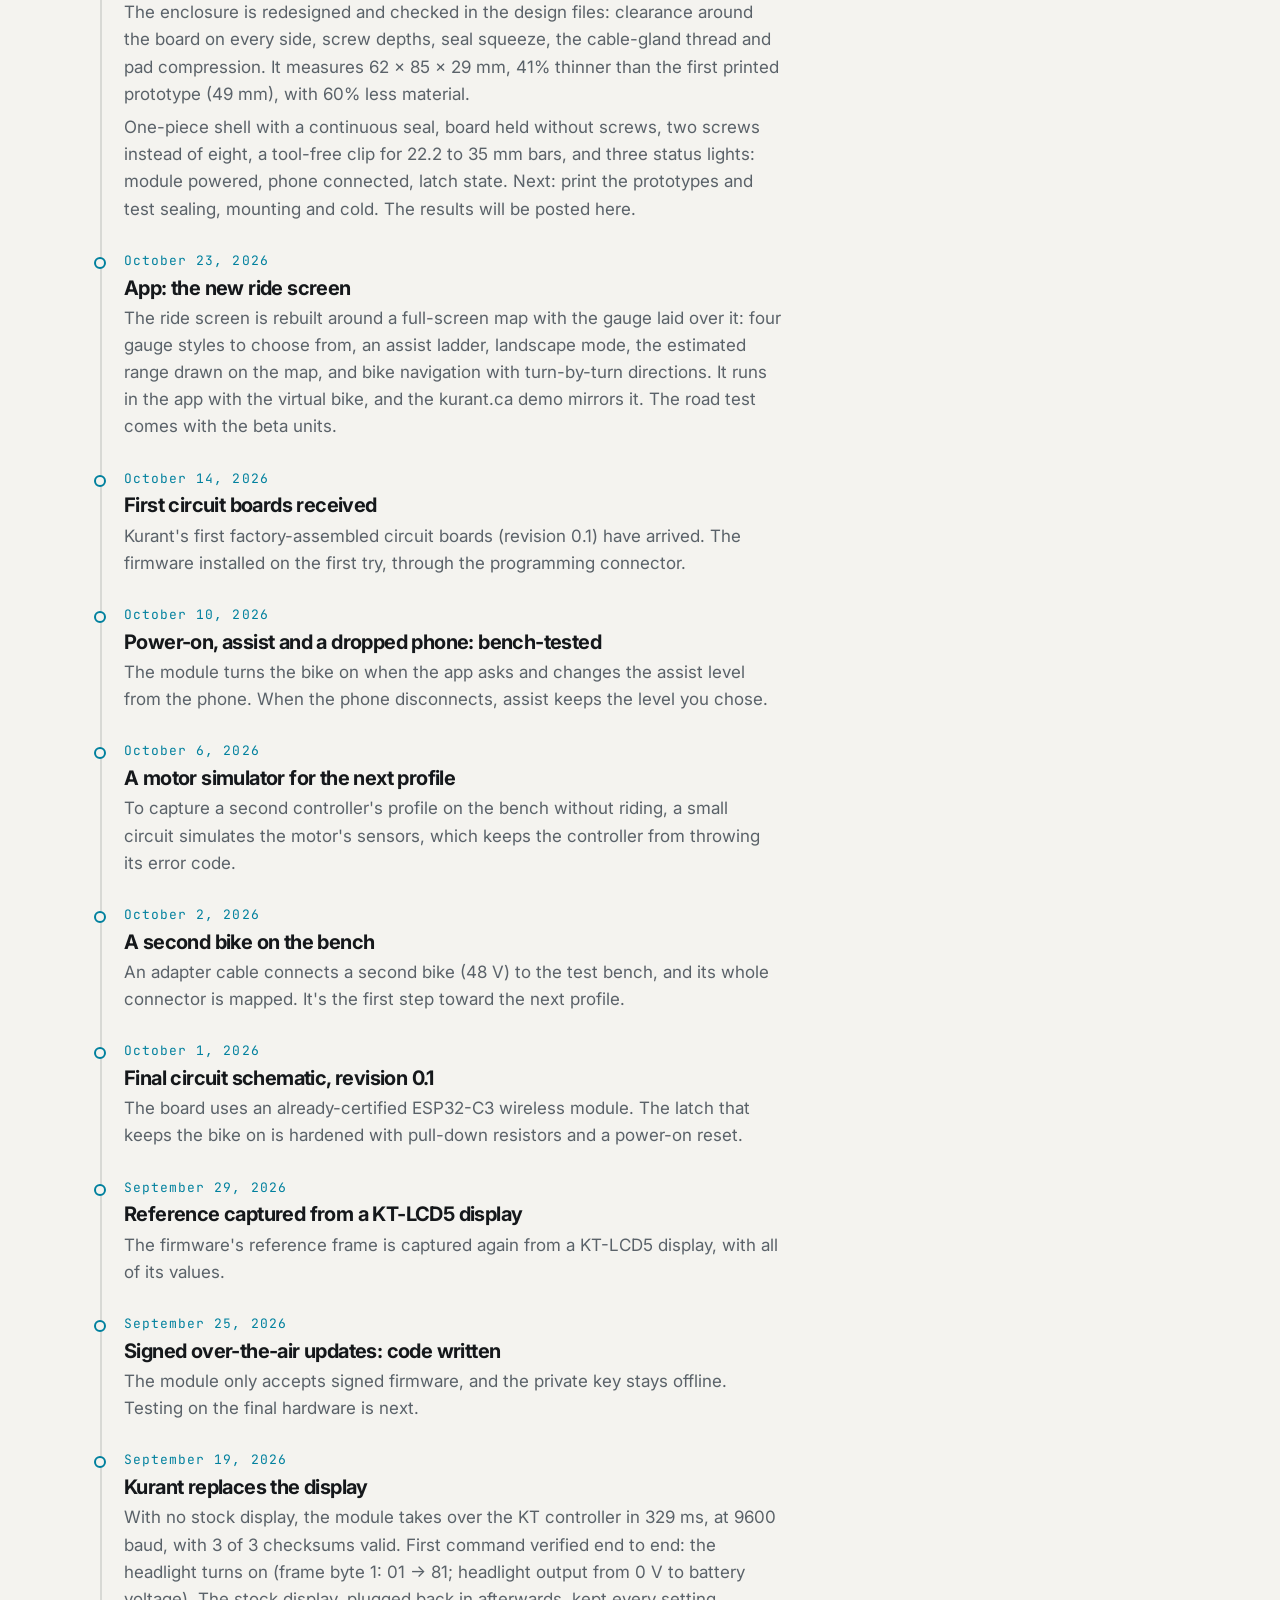
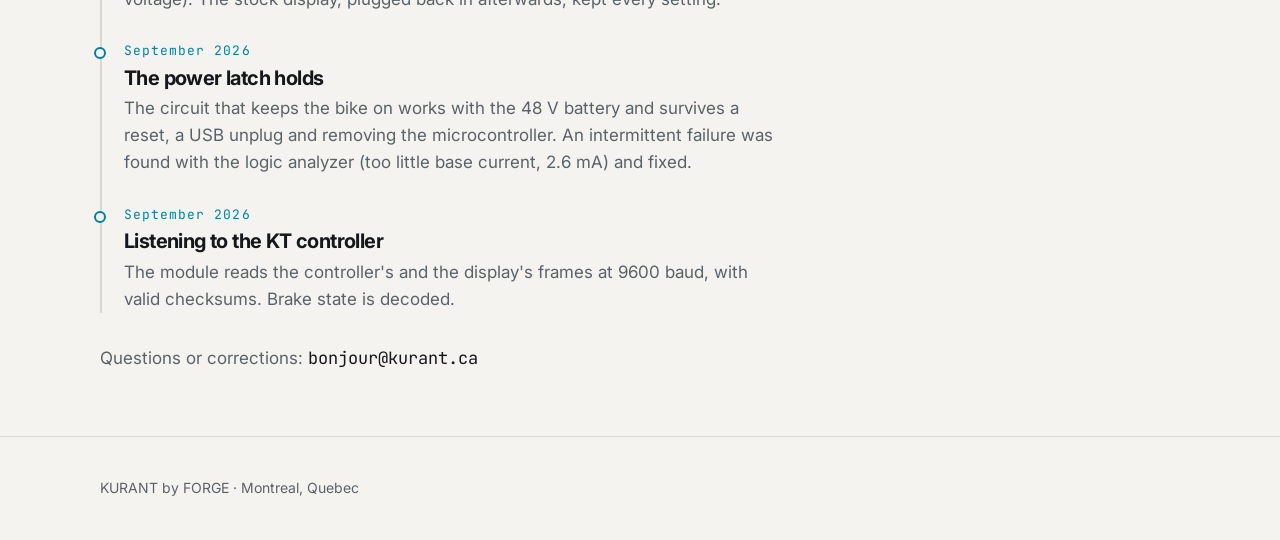
<file: en/journal/index.html>
<!doctype html>
<html lang="en-CA">
<head>
<meta charset="utf-8">
<meta name="viewport" content="width=device-width, initial-scale=1, viewport-fit=cover">
<title>Development log – Kurant</title>
<link rel="canonical" href="https://kurant.ca/en/journal/">
<link rel="alternate" hreflang="fr-CA" href="https://kurant.ca/journal/">
<link rel="alternate" hreflang="en-CA" href="https://kurant.ca/en/journal/">
<meta name="description" content="What has been done on Kurant, dated, as it happens: every entry is measured on the bench.">
<link rel="icon" href="data:image/svg+xml,%3Csvg xmlns='http://www.w3.org/2000/svg' viewBox='0 0 100 100'%3E%3Crect width='100' height='100' rx='20' fill='%230B0B0C'/%3E%3Cpath d='M14 18H86L73 40H27Z' fill='white'/%3E%3Cpath d='M31 47H69L50 79Z' fill='%2300D2FF'/%3E%3C/svg%3E">
<script src="../../assets/theme.js?v=20261120"></script>
<link rel="stylesheet" href="https://fonts.googleapis.com/css2?family=Inter:wght@400;500;600;700;800&amp;family=JetBrains+Mono:wght@400;500&amp;display=swap">
<link rel="stylesheet" href="../../assets/site.css?v=20261126">
</head>
<body>
<header class="top">
  <div class="wrap">
    <a class="brand" href="../../en/index.html"><span class="brand-word">KURANT</span></a>
    <div class="top-actions" style="margin-left:auto">
      <button class="theme-toggle" type="button" data-theme-toggle aria-label="Switch to light theme" title="Switch to light theme">
        <svg class="i-sun" viewBox="0 0 24 24" aria-hidden="true"><circle cx="12" cy="12" r="4.2"/><path d="M12 2.5v2.2M12 19.3v2.2M4.6 4.6l1.6 1.6M17.8 17.8l1.6 1.6M2.5 12h2.2M19.3 12h2.2M4.6 19.4l1.6-1.6M17.8 6.2l1.6-1.6"/></svg>
        <svg class="i-moon" viewBox="0 0 24 24" aria-hidden="true"><path d="M20.2 14.6A8.4 8.4 0 0 1 9.4 3.8a8.4 8.4 0 1 0 10.8 10.8z"/></svg>
      </button>
      <a class="lang" href="../../journal/index.html" lang="fr" hreflang="fr">FR</a>
      <a class="btn btn-primary btn-sm" href="../../en/index.html#check">Check my bike</a>
    </div>
  </div>
</header>

<main class="wrap">
  <article class="legal log">
    <header class="section-head">
      <p class="eyebrow">Development log</p>
      <h1 style="font-size:clamp(32px,5vw,48px)">What's done, with the date</h1>
      <p>An entry goes here only once it has been measured on the bench, on a real controller. Entries marked “Design” are checked in the design files, until the prototype tests. Problems found are posted here too. Newest first.</p>
    </header>
    <ol class="log-list">
    <li class="log-item">
      <time datetime="2026-11-24">November 24, 2026</time>
      <h2>R8 enclosure: faceted front, lights on the sides, a reworked mount <span class="tag tag-mine">Design</span></h2>
      <p>The front of the enclosure is redrawn in flat facets, and the module goes from 29 to 26&nbsp;mm thick. Two lit slits are added on the sides and the status line goes from three LEDs to five: sixteen LEDs in all instead of eight, driven by the same firmware, with the slits repeating the line. The back plate is unchanged.</p>
      <p>The first printed mount had two design faults: it hid the lit emblem on the back, and the module slid off it under a light pull. The collar is turned over, hinge on top and lever under the handlebar, and the lock is rebuilt with more than twice the grip area. It is still a friction lock: the pull test on the printed part will show whether that is enough.</p>
      <p>While checking the lights, a firmware fault showed up: the signal sent to the LEDs was outside their datasheet limits (a 0.40&nbsp;µs “0” pulse, for a maximum of 0.35). It is corrected to 0.30&nbsp;µs and tested on a computer. The <a href="../index.html#module">3D model</a> and the <a href="../index.html#evolution">Evolution</a> section on the home page show this version. None of it has been tried on the bike yet: the parts are printing, and the results will be posted here.</p>
    </li>
    <li class="log-item">
      <time datetime="2026-11-23">November 23, 2026</time>
      <h2>First print of the enclosure: the back plate would not go on</h2>
      <p>The first printed R7 enclosure could not be closed: the back plate's tongue ran into the rim of the shell. The cause was the method: the files had only been checked with the enclosure closed. A new check now moves every part along its assembly path, in steps of 0.05 to 0.1&nbsp;mm. It found three more blockages of the same kind, all corrected.</p>
      <p>The twist-on mount then broke in testing: its 2&nbsp;mm tabs were loaded across the print layers. It is replaced by a dovetail slide, whose flanks are loaded along the layers, and by a hinged collar closed by a lever, with a soft sleeve for each handlebar diameter from 22.2 to 35&nbsp;mm.</p>
    </li>
    <li class="log-item">
      <time datetime="2026-11-16">November 16, 2026</time>
      <h2>R7.1 enclosure: two flaws found before printing <span class="tag tag-mine">Design</span></h2>
      <p>While preparing the first shells for printing, two flaws showed up in the design files. The light holders covered all four solder leads of each LED: once seated, the LEDs couldn't have been wired. Each holder now has two windows, one under each row of leads. Behind the back emblem, the wires had 0.9&nbsp;mm of room, less than a wire's thickness: a notch now gives them 2.1&nbsp;mm.</p>
      <p>The rev.&nbsp;0.2 board is checked inside the enclosure, part by part: no interference, 0.35&nbsp;mm at the tightest spot. The beta units' shells are printing here, in ASA, an outdoor plastic that handles sun and heat better than PETG. The seal, mounting and cold tests will be posted here, pass or fail.</p>
    </li>
    <li class="log-item">
      <time datetime="2026-11-06">November 6, 2026</time>
      <h2>Firmware 0.6.2: your settings survive a restart</h2>
      <p>The KT controller has no memory that can be read back, so the module now remembers the settings you choose in the app, such as the wheel size, and restores them when the bike is switched back on. For safety, the assist level, the headlight and the speed limit always start from the base values: the bike never wakes up at an old limit.</p>
      <p>Publishing a wireless update now takes one command, which refuses any risky release: the wrong signing key, a mismatched version number, a stale file, or a version that isn't newer than the last. Tested on a computer; the test on the rev.&nbsp;0.2 module is next.</p>
    </li>
    <li class="log-item">
      <time datetime="2026-11-04">November 4, 2026</time>
      <h2>Every KT display setting, captured on the bench</h2>
      <p>A series of captures with the motor off recorded every setting of the KT display, one at a time: the throttle modes, the throttle limit, the wheel magnets, regenerative braking, the P3 and P4 settings, and wheels from 16 to 28&nbsp;in and 700C. The KT profile moves to version 0.8.1, and the app shows all of them, each explained in plain words.</p>
      <p>The captures also confirmed that the KT controller sends back no confirmation of the settings it receives. The app now says so plainly, instead of implying the controller accepted it.</p>
    </li>
    <li class="log-item">
      <time datetime="2026-10-31">October 31, 2026</time>
      <h2>First test on the bike: one part with the wrong value, found and fixed</h2>
      <p>On the bike, the first circuit boards lost their connection as soon as the bike was switched on, and two modules were damaged. Powered on the bench without the bike's battery, they worked.</p>
      <p>The cause is measured: in the parts list, one resistor in the circuit that watches the bike's power switch had the wrong part number, 2.4&nbsp;Ω instead of 470&nbsp;kΩ (about 3&nbsp;Ω measured on an unused board). When the bike switched on, it let the battery voltage through to the microcontroller. On the remaining module, the resistor is replaced and the switch-on is softened: the bike now turns on over a fraction of a second instead of all at once. Revision 0.2 fixes the parts list at the source.</p>
    </li>
    <li class="log-item">
      <time datetime="2026-10-30">October 30, 2026</time>
      <h2>Circuit board, revision 0.2: the version meant for sale <span class="tag tag-mine">Design</span></h2>
      <p>Revision 0.2 fixes the parts list and separates the bike's power from the module's own supply: switching the bike on can no longer starve the module. The soft switch-on is built in, surge protection is tightened, and the 3.3&nbsp;V regulator tolerates a much higher input voltage. It adds the R7 enclosure's status lights.</p>
      <p>The schematic and the board layout match part for part, and every part is in stock at the manufacturer. Next: order the prototypes and test them on the bike. The results will be posted here.</p>
    </li>
    <li class="log-item">
      <time datetime="2026-10-29">October 29, 2026</time>
      <h2>The status lights, in the firmware <span class="tag tag-mine">Design</span></h2>
      <p>Firmware 0.6 drives the R7 enclosure's eight lights. The bottom line shows the state of the module and the bike, the logo shows the phone link, and the back emblem lights when the module is keeping the bike on. Parked for 2&nbsp;minutes with no phone, everything goes dark and the module cuts the lights' power: each LED draws about 1&nbsp;mA even when dark, which would drain the battery. Brightness is capped at a quarter of the maximum.</p>
      <p>The rules are tested on a computer, and the demo on the home page uses exactly the same ones. The test on the rev.&nbsp;0.2 board comes next.</p>
    </li>
    <li class="log-item">
      <time datetime="2026-10-24">October 24, 2026</time>
      <h2>R7 enclosure: slimmer, stronger <span class="tag tag-mine">Design</span></h2>
      <p>The enclosure is redesigned and checked in the design files: clearance around the board on every side, screw depths, seal squeeze, the cable-gland thread and pad compression. It measures 62&nbsp;×&nbsp;85&nbsp;×&nbsp;29&nbsp;mm, 41% thinner than the first printed prototype (49&nbsp;mm), with 60% less material.</p>
      <p>One-piece shell with a continuous seal, board held without screws, two screws instead of eight, a tool-free clip for 22.2 to 35&nbsp;mm bars, and three status lights: module powered, phone connected, latch state. Next: print the prototypes and test sealing, mounting and cold. The results will be posted here.</p>
    </li>
    <li class="log-item">
      <time datetime="2026-10-23">October 23, 2026</time>
      <h2>App: the new ride screen</h2>
      <p>The ride screen is rebuilt around a full-screen map with the gauge laid over it: four gauge styles to choose from, an assist ladder, landscape mode, the estimated range drawn on the map, and bike navigation with turn-by-turn directions. It runs in the app with the virtual bike, and the kurant.ca demo mirrors it. The road test comes with the beta units.</p>
    </li>
    <li class="log-item">
      <time datetime="2026-10-14">October 14, 2026</time>
      <h2>First circuit boards received</h2>
      <p>Kurant's first factory-assembled circuit boards (revision 0.1) have arrived. The firmware installed on the first try, through the programming connector.</p>
    </li>
    <li class="log-item">
      <time datetime="2026-10-10">October 10, 2026</time>
      <h2>Power-on, assist and a dropped phone: bench-tested</h2>
      <p>The module turns the bike on when the app asks and changes the assist level from the phone. When the phone disconnects, assist keeps the level you chose.</p>
    </li>
    <li class="log-item">
      <time datetime="2026-10-06">October 6, 2026</time>
      <h2>A motor simulator for the next profile</h2>
      <p>To capture a second controller's profile on the bench without riding, a small circuit simulates the motor's sensors, which keeps the controller from throwing its error code.</p>
    </li>
    <li class="log-item">
      <time datetime="2026-10-02">October 2, 2026</time>
      <h2>A second bike on the bench</h2>
      <p>An adapter cable connects a second bike (48 V) to the test bench, and its whole connector is mapped. It's the first step toward the next profile.</p>
    </li>
    <li class="log-item">
      <time datetime="2026-10-01">October 1, 2026</time>
      <h2>Final circuit schematic, revision 0.1</h2>
      <p>The board uses an already-certified ESP32-C3 wireless module. The latch that keeps the bike on is hardened with pull-down resistors and a power-on reset.</p>
    </li>
    <li class="log-item">
      <time datetime="2026-09-29">September 29, 2026</time>
      <h2>Reference captured from a KT-LCD5 display</h2>
      <p>The firmware's reference frame is captured again from a KT-LCD5 display, with all of its values.</p>
    </li>
    <li class="log-item">
      <time datetime="2026-09-25">September 25, 2026</time>
      <h2>Signed over-the-air updates: code written</h2>
      <p>The module only accepts signed firmware, and the private key stays offline. Testing on the final hardware is next.</p>
    </li>
    <li class="log-item">
      <time datetime="2026-09-19">September 19, 2026</time>
      <h2>Kurant replaces the display</h2>
      <p>With no stock display, the module takes over the KT controller in 329 ms, at 9600 baud, with 3 of 3 checksums valid. First command verified end to end: the headlight turns on (frame byte 1: 01 → 81; headlight output from 0 V to battery voltage). The stock display, plugged back in afterwards, kept every setting.</p>
    </li>
    <li class="log-item">
      <time datetime="2026-09">September 2026</time>
      <h2>The power latch holds</h2>
      <p>The circuit that keeps the bike on works with the 48 V battery and survives a reset, a USB unplug and removing the microcontroller. An intermittent failure was found with the logic analyzer (too little base current, 2.6 mA) and fixed.</p>
    </li>
    <li class="log-item">
      <time datetime="2026-09">September 2026</time>
      <h2>Listening to the KT controller</h2>
      <p>The module reads the controller's and the display's frames at 9600 baud, with valid checksums. Brake state is decoded.</p>
    </li>
    </ol>
    <p>Questions or corrections: <span class="contact">bonjour@kurant.ca</span></p>
  </article>
</main>

<footer class="foot">
  <div class="wrap">
    <p>KURANT by FORGE · Montreal, Quebec</p>
  </div>
</footer>
</body>
</html>
</file>
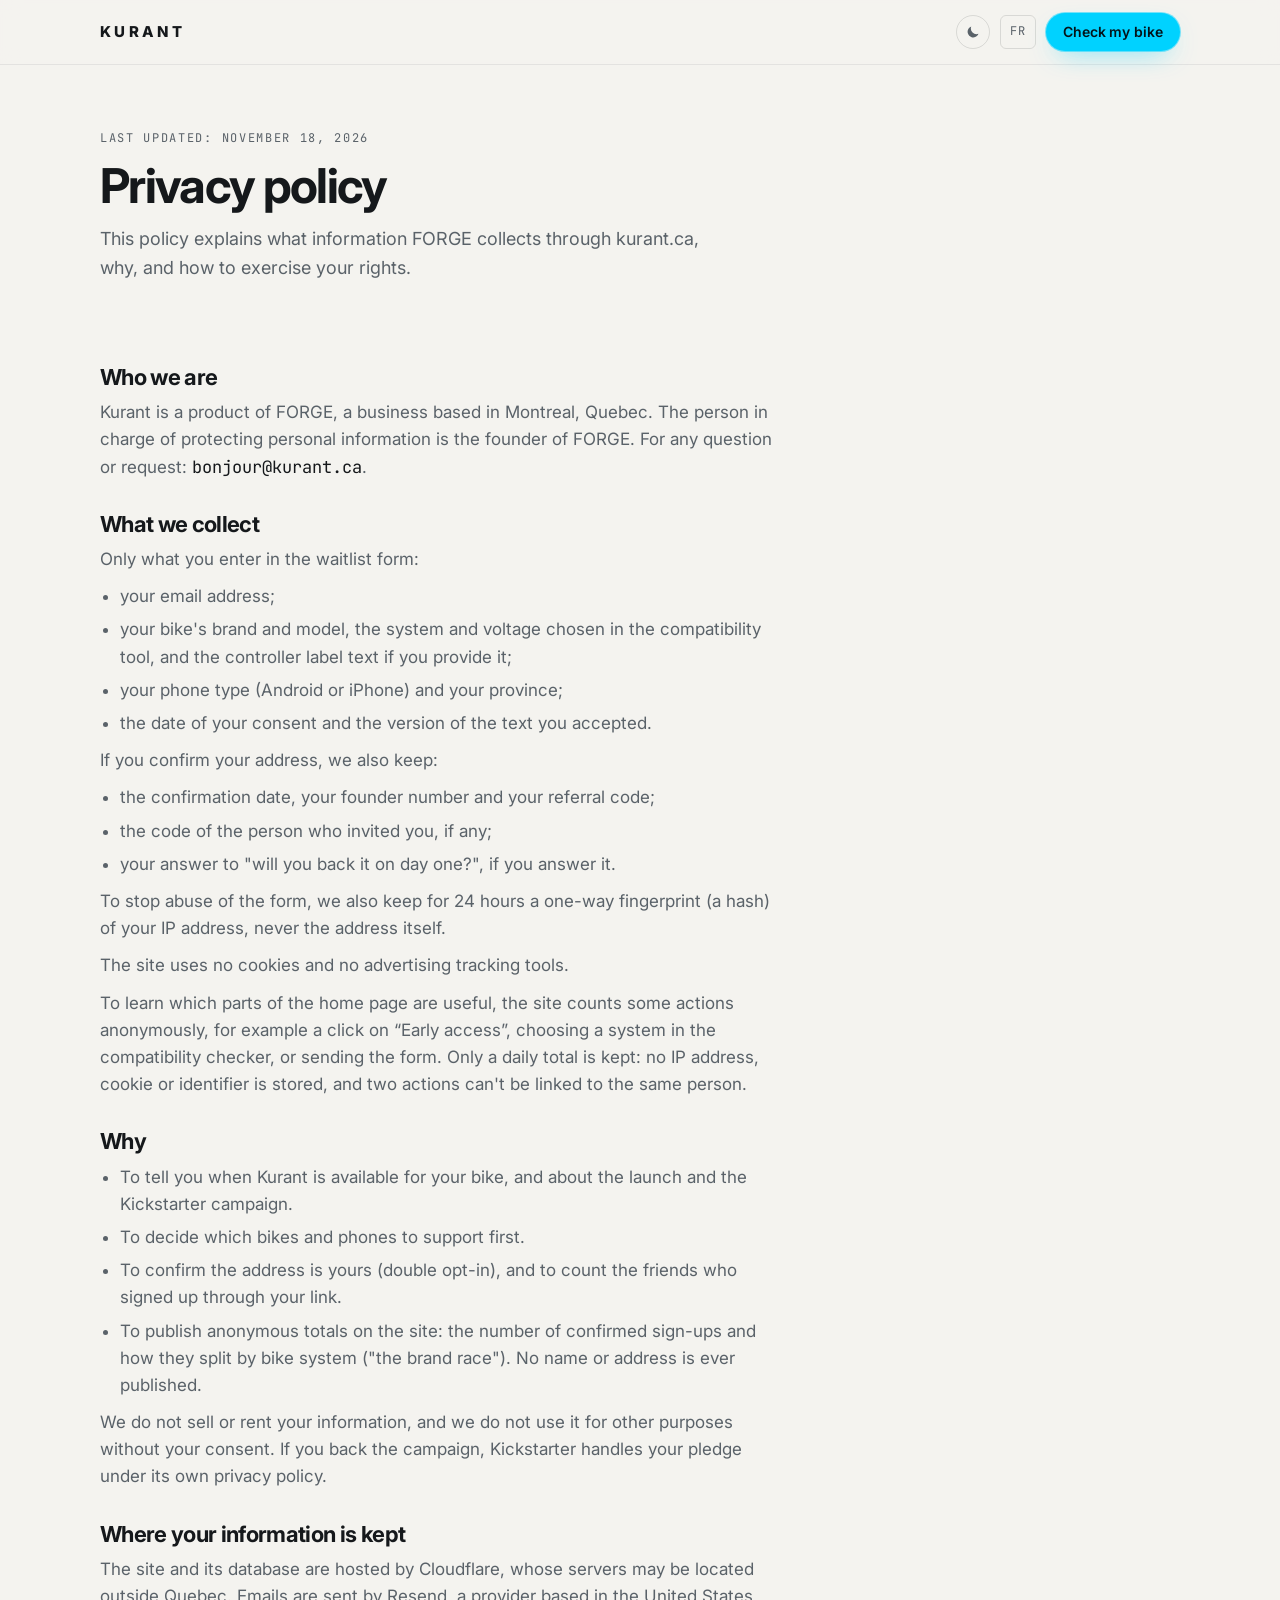
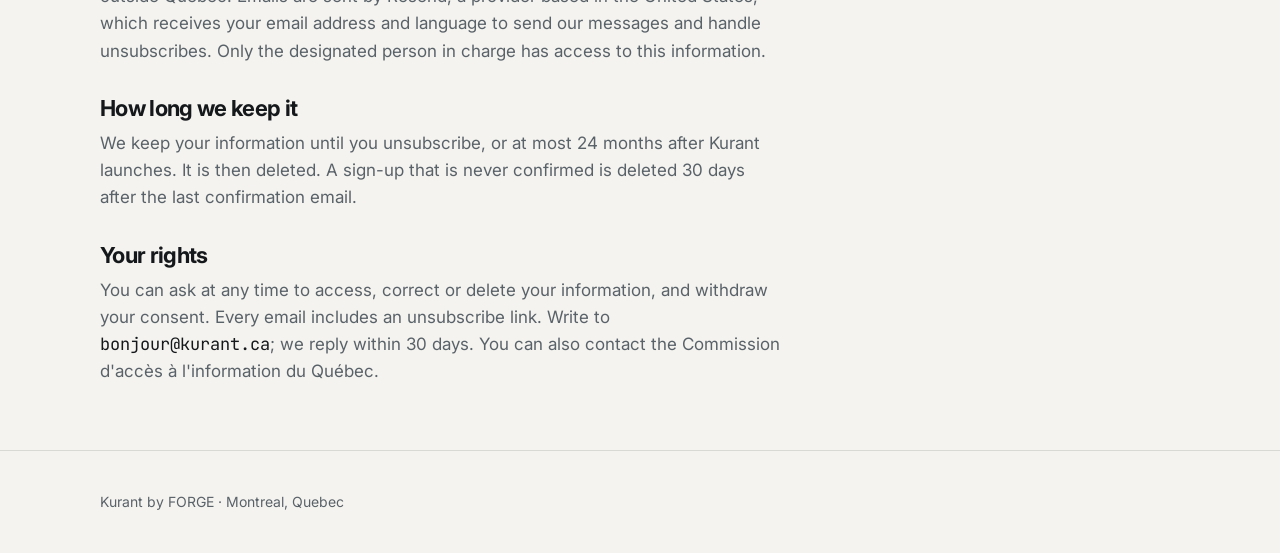
<file: en/privacy/index.html>
<!doctype html>
<html lang="en-CA">
<head>
<meta charset="utf-8">
<meta name="viewport" content="width=device-width, initial-scale=1, viewport-fit=cover">
<title>Privacy – Kurant</title>
<link rel="canonical" href="https://kurant.ca/en/privacy/">
<link rel="alternate" hreflang="en-CA" href="https://kurant.ca/en/privacy/">
<meta name="description" content="How FORGE collects and uses Kurant waitlist information.">
<link rel="alternate" hreflang="fr-CA" href="https://kurant.ca/confidentialite/">
<link rel="icon" href="data:image/svg+xml,%3Csvg xmlns='http://www.w3.org/2000/svg' viewBox='0 0 100 100'%3E%3Crect width='100' height='100' rx='20' fill='%230B0B0C'/%3E%3Cpath d='M14 18H86L73 40H27Z' fill='white'/%3E%3Cpath d='M31 47H69L50 79Z' fill='%2300D2FF'/%3E%3C/svg%3E">
<script src="../../assets/theme.js?v=20261120"></script>
<link rel="stylesheet" href="https://fonts.googleapis.com/css2?family=Inter:wght@400;500;600;700;800&amp;family=JetBrains+Mono:wght@400;500&amp;display=swap">
<link rel="stylesheet" href="../../assets/site.css?v=20261126">
</head>
<body>
<header class="top">
  <div class="wrap">
    <a class="brand" href="../index.html"><span class="brand-word">KURANT</span></a>
    <div class="top-actions" style="margin-left:auto">
      <button class="theme-toggle" type="button" data-theme-toggle aria-label="Switch to light theme" title="Switch to light theme">
        <svg class="i-sun" viewBox="0 0 24 24" aria-hidden="true"><circle cx="12" cy="12" r="4.2"/><path d="M12 2.5v2.2M12 19.3v2.2M4.6 4.6l1.6 1.6M17.8 17.8l1.6 1.6M2.5 12h2.2M19.3 12h2.2M4.6 19.4l1.6-1.6M17.8 6.2l1.6-1.6"/></svg>
        <svg class="i-moon" viewBox="0 0 24 24" aria-hidden="true"><path d="M20.2 14.6A8.4 8.4 0 0 1 9.4 3.8a8.4 8.4 0 1 0 10.8 10.8z"/></svg>
      </button>
      <a class="lang" href="../../confidentialite/index.html" lang="fr" hreflang="fr">FR</a>
      <a class="btn btn-primary btn-sm" href="../index.html#check">Check my bike</a>
    </div>
  </div>
</header>

<main class="wrap">
  <article class="legal">
    <header class="section-head">
      <p class="eyebrow">Last updated: November 18, 2026</p>
      <h1 style="font-size:clamp(32px,5vw,48px)">Privacy policy</h1>
      <p>This policy explains what information FORGE collects through kurant.ca, why, and how to exercise your rights.</p>
    </header>

    <section>
      <h2>Who we are</h2>
      <p>Kurant is a product of FORGE, a business based in Montreal, Quebec. The person in charge of protecting personal information is the founder of FORGE. For any question or request: <span class="contact">bonjour@kurant.ca</span>.</p>
    </section>

    <section>
      <h2>What we collect</h2>
      <p>Only what you enter in the waitlist form:</p>
      <ul>
        <li>your email address;</li>
        <li>your bike's brand and model, the system and voltage chosen in the compatibility tool, and the controller label text if you provide it;</li>
        <li>your phone type (Android or iPhone) and your province;</li>
        <li>the date of your consent and the version of the text you accepted.</li>
      </ul>
      <p>If you confirm your address, we also keep:</p>
      <ul>
        <li>the confirmation date, your founder number and your referral code;</li>
        <li>the code of the person who invited you, if any;</li>
        <li>your answer to "will you back it on day one?", if you answer it.</li>
      </ul>
      <p>To stop abuse of the form, we also keep for 24 hours a one-way fingerprint (a hash) of your IP address, never the address itself.</p>
      <p>The site uses no cookies and no advertising tracking tools.</p>
      <p>To learn which parts of the home page are useful, the site counts some actions anonymously, for example a click on “Early access”, choosing a system in the compatibility checker, or sending the form. Only a daily total is kept: no IP address, cookie or identifier is stored, and two actions can't be linked to the same person.</p>
    </section>

    <section>
      <h2>Why</h2>
      <ul>
        <li>To tell you when Kurant is available for your bike, and about the launch and the Kickstarter campaign.</li>
        <li>To decide which bikes and phones to support first.</li>
        <li>To confirm the address is yours (double opt-in), and to count the friends who signed up through your link.</li>
        <li>To publish anonymous totals on the site: the number of confirmed sign-ups and how they split by bike system ("the brand race"). No name or address is ever published.</li>
      </ul>
      <p>We do not sell or rent your information, and we do not use it for other purposes without your consent. If you back the campaign, Kickstarter handles your pledge under its own privacy policy.</p>
    </section>

    <section>
      <h2>Where your information is kept</h2>
      <p>The site and its database are hosted by Cloudflare, whose servers may be located outside Quebec. Emails are sent by Resend, a provider based in the United States, which receives your email address and language to send our messages and handle unsubscribes. Only the designated person in charge has access to this information.</p>
    </section>

    <section>
      <h2>How long we keep it</h2>
      <p>We keep your information until you unsubscribe, or at most 24 months after Kurant launches. It is then deleted. A sign-up that is never confirmed is deleted 30 days after the last confirmation email.</p>
    </section>

    <section>
      <h2>Your rights</h2>
      <p>You can ask at any time to access, correct or delete your information, and withdraw your consent. Every email includes an unsubscribe link. Write to <span class="contact">bonjour@kurant.ca</span>; we reply within 30 days. You can also contact the Commission d'accès à l'information du Québec.</p>
    </section>
  </article>
</main>

<footer class="foot">
  <div class="wrap">
    <p>Kurant by FORGE · Montreal, Quebec</p>
  </div>
</footer>
</body>
</html>
</file>
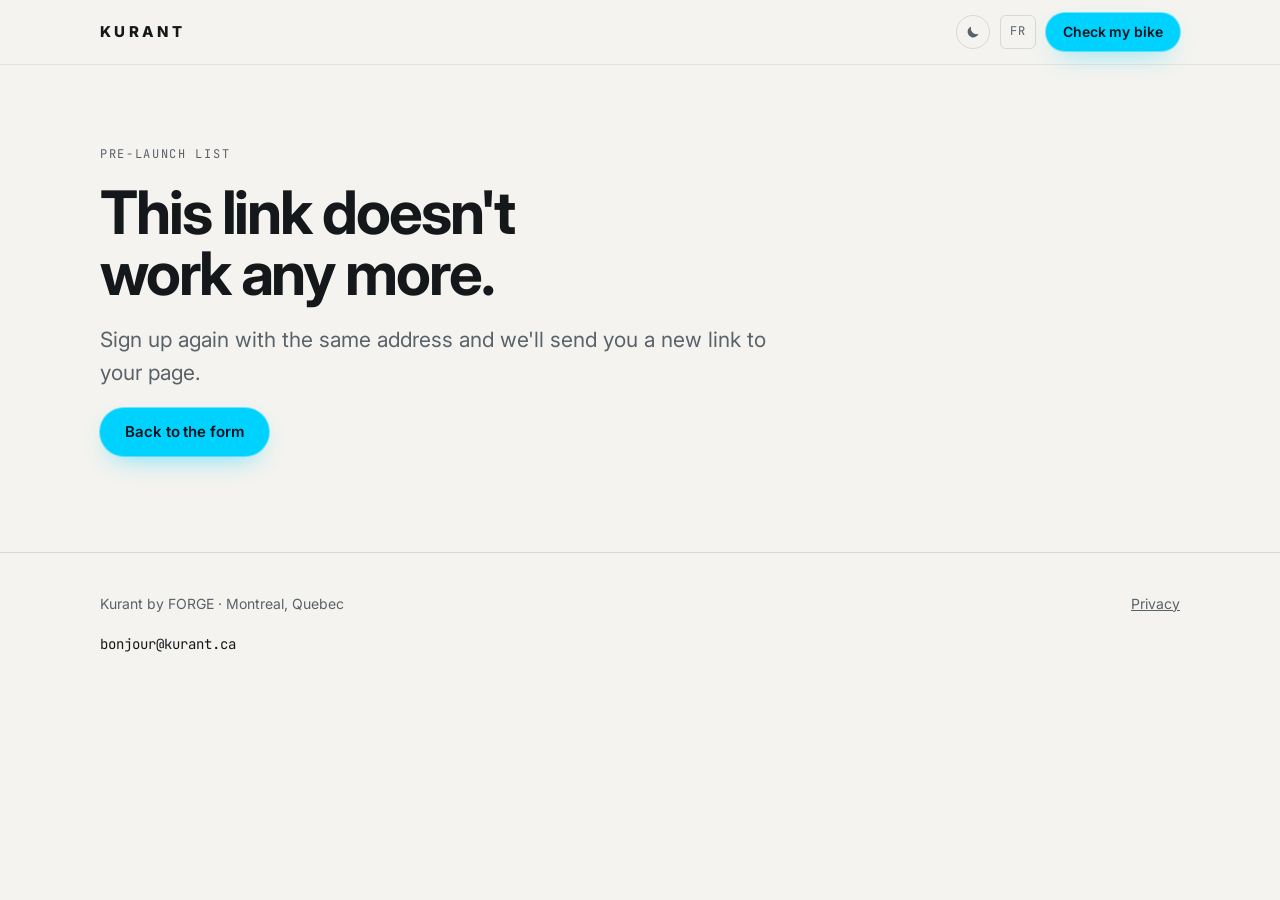
<file: en/thanks/index.html>
<!doctype html>
<html lang="en-CA">
<head>
<meta charset="utf-8">
<meta name="viewport" content="width=device-width, initial-scale=1, viewport-fit=cover">
<meta name="robots" content="noindex">
<meta name="referrer" content="no-referrer">
<title>Thanks – Kurant</title>
<link rel="icon" href="data:image/svg+xml,%3Csvg xmlns='http://www.w3.org/2000/svg' viewBox='0 0 100 100'%3E%3Crect width='100' height='100' rx='20' fill='%230B0B0C'/%3E%3Cpath d='M14 18H86L73 40H27Z' fill='white'/%3E%3Cpath d='M31 47H69L50 79Z' fill='%2300D2FF'/%3E%3C/svg%3E">
<script src="../../assets/theme.js?v=20261120"></script>
<link rel="stylesheet" href="https://fonts.googleapis.com/css2?family=Inter:wght@400;500;600;700;800&amp;family=JetBrains+Mono:wght@400;500&amp;display=swap">
<link rel="stylesheet" href="../../assets/site.css?v=20261126">
</head>
<body>
<header class="top">
  <div class="wrap">
    <a class="brand" href="../index.html"><span class="brand-word">KURANT</span></a>
    <div class="top-actions" style="margin-left:auto">
      <button class="theme-toggle" type="button" data-theme-toggle aria-label="Switch to light theme" title="Switch to light theme">
        <svg class="i-sun" viewBox="0 0 24 24" aria-hidden="true"><circle cx="12" cy="12" r="4.2"/><path d="M12 2.5v2.2M12 19.3v2.2M4.6 4.6l1.6 1.6M17.8 17.8l1.6 1.6M2.5 12h2.2M19.3 12h2.2M4.6 19.4l1.6-1.6M17.8 6.2l1.6-1.6"/></svg>
        <svg class="i-moon" viewBox="0 0 24 24" aria-hidden="true"><path d="M20.2 14.6A8.4 8.4 0 0 1 9.4 3.8a8.4 8.4 0 1 0 10.8 10.8z"/></svg>
      </button>
      <a class="lang" href="../../merci/index.html" lang="fr" hreflang="fr">FR</a>
      <a class="btn btn-primary btn-sm" href="../index.html#check">Check my bike</a>
    </div>
  </div>
</header>

<main class="wrap thanks" id="contenu" data-lang="en">
  <section class="t-state" id="t-loading"><p class="hint">Loading…</p></section>

  <section class="t-state" id="t-error" hidden>
    <p class="eyebrow">Pre-launch list</p>
    <h1 class="t-title">This link doesn't work any more.</h1>
    <p class="lede">Sign up again with the same address and we'll send you a new link to your page.</p>
    <a class="btn btn-primary" href="../index.html#check">Back to the form</a>
  </section>

  <section class="t-state" id="t-pending" hidden>
    <p class="eyebrow">Pre-launch list</p>
    <h1 class="t-title">One more step.</h1>
    <p class="lede">Open the confirmation email and click “Confirm my sign-up”. Check your spam folder too.</p>
  </section>

  <div id="t-ok" class="t-ok" hidden>
    <section class="t-hero">
      <div class="t-hero-copy">
        <p class="eyebrow">Sign-up confirmed</p>
        <h1 class="t-title">You're in.</h1>
      </div>
      <div class="founder-card" aria-live="polite">
        <small>Founder number</small>
        <b id="t-no">&nbsp;</b>
        <span class="slit"></span>
        <span class="founder-sub">Kurant · Pre-launch list</span>
      </div>
      <p class="lede t-perk" id="t-perk"></p>
    </section>

    <section class="panel t-intent">
      <h2>One question: will you back it on day one, at CAD&nbsp;119?</h2>
      <p class="hint">Your answer helps us set the launch date. It doesn't commit you to anything.</p>
      <div class="choice" role="group" aria-label="Will you back it on day one?">
        <button type="button" class="choice-btn" data-intent="yes" aria-pressed="false">Yes, day&nbsp;1</button>
        <button type="button" class="choice-btn" data-intent="maybe" aria-pressed="false">Maybe</button>
        <button type="button" class="choice-btn" data-intent="curious" aria-pressed="false">Just curious</button>
      </div>
      <p class="form-msg" id="t-intent-msg" role="status"></p>
    </section>

    <section class="panel t-share">
      <h2>Your personal link</h2>
      <p class="hint">Every friend who confirms their sign-up moves you up, and moves their bike's brand up the race.</p>
      <div class="link-row">
        <input id="t-link" type="text" readonly aria-label="Your personal link">
        <button class="btn btn-primary" id="t-copy" type="button">Copy</button>
      </div>
      <div class="share-row">
        <button class="btn btn-ghost btn-sm" id="t-native" type="button" hidden>Share…</button>
        <a class="btn btn-ghost btn-sm" id="t-fb" target="_blank" rel="noopener">Facebook</a>
        <a class="btn btn-ghost btn-sm" id="t-wa" target="_blank" rel="noopener">WhatsApp</a>
        <a class="btn btn-ghost btn-sm" id="t-sms">Text</a>
        <a class="btn btn-ghost btn-sm" id="t-mail">Email</a>
      </div>
      <div class="t-count"><b id="t-refs">0</b> <span id="t-refs-label"></span></div>
      <ol class="ladder" id="t-ladder"></ol>
      <p class="hint" id="t-rules"></p>
    </section>

    <div class="race panel" id="race" hidden>
      <div class="race-head">
        <p class="eyebrow">The brand race</p>
        <h3 data-race-total></h3>
        <p>After KT, the system with the most confirmed sign-ups goes on the bench first.</p>
      </div>
      <ol class="race-bars" data-race-bars></ol>
      <p class="hint" data-race-kt></p>
    </div>

    <p><a class="btn btn-ghost" href="../index.html">Back to the site</a></p>
  </div>
</main>

<footer class="foot">
  <div class="wrap">
    <div class="foot-row">
      <span>Kurant by FORGE · Montreal, Quebec</span>
      <div class="foot-links"><a href="../privacy/index.html">Privacy</a></div>
    </div>
    <p><span class="contact">bonjour@kurant.ca</span></p>
  </div>
</footer>

<script src="../../assets/race.js?v=20261016" defer></script>
<script src="../../assets/thanks.js?v=20261016" defer></script>
</body>
</html>
</file>
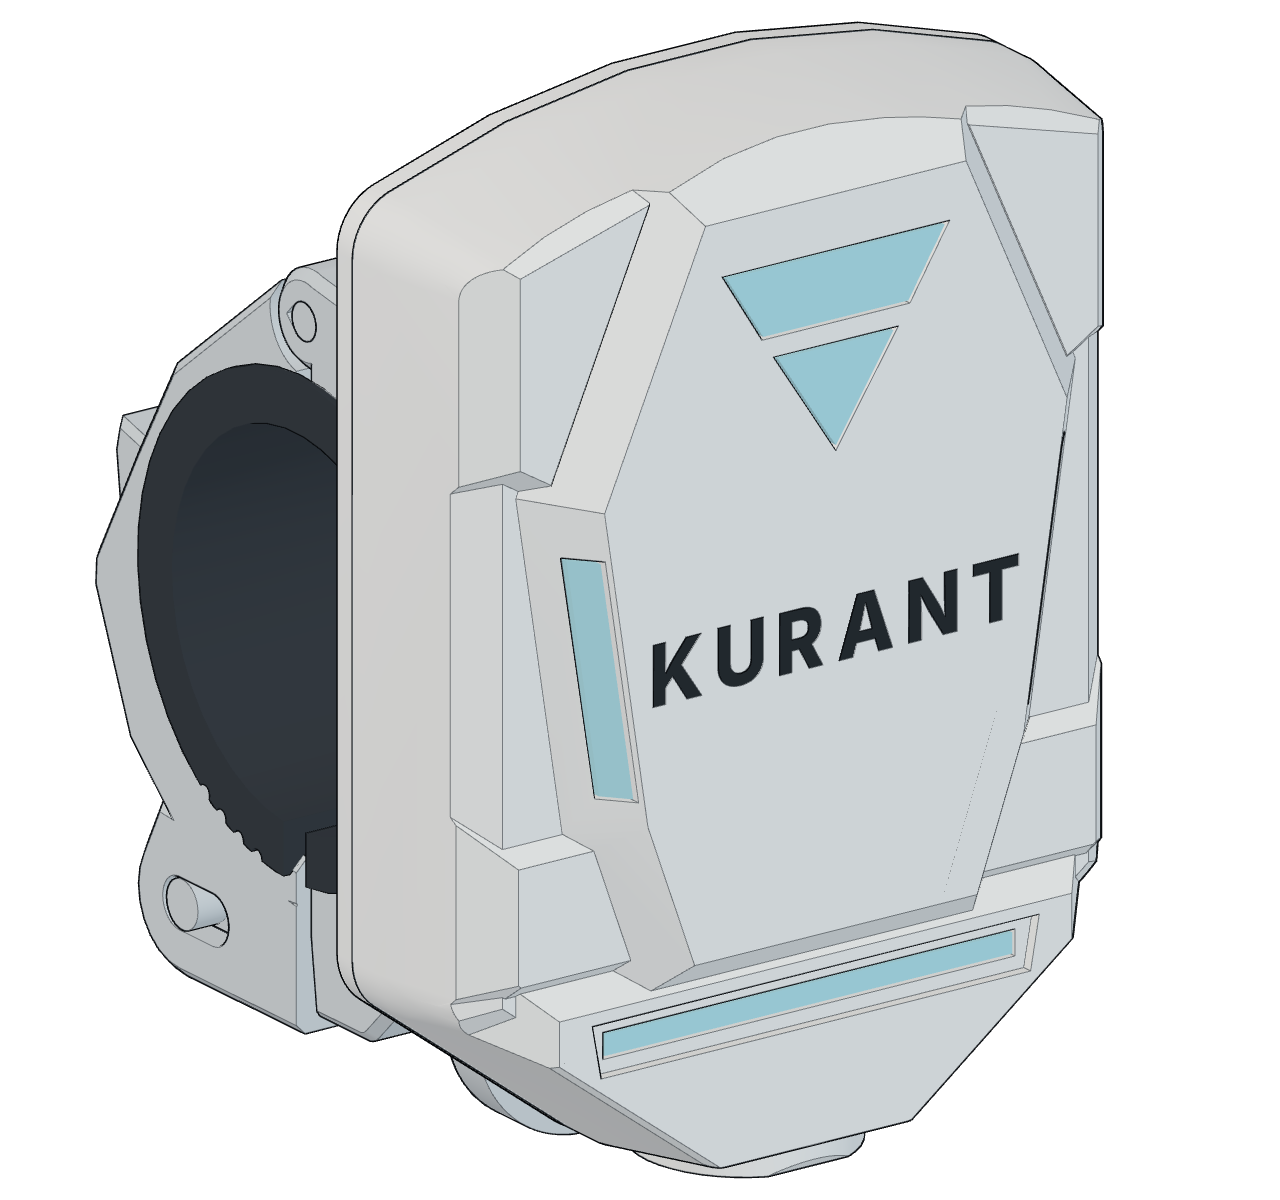
<file: tools/r7-stills/index.html>
<!doctype html><html><head><meta charset="utf-8"><style>html,body{margin:0;background:transparent}canvas{display:block}</style></head>
<body><script type="module" src="render.js"></script></body></html>
</file>
<file: assets/site.css>
/* Layout: an instrument panel at night. One reading column, wide figures,
   cyan reserved for action and live state (FORGE brand guide, oct. 2026). */
:root {
  --bg: #0B0B0C;        /* Obsidienne */
  --surface: #151719;
  --surface-2: #1E2022; /* Gris Tech */
  --line: #2B2E32;
  --fg: #FFFFFF;        /* Blanc Titane */
  --mute: #A3A9AE;
  --cyan: #00D2FF;      /* Cyan Glacial */
  --cyan-hover: #5FE4FF;
  --on-cyan: #0B0B0C;
  --amber: #FFB547;     /* functional: "to be confirmed" */
  --coral: #FF7A6B;     /* functional: "not supported" */
  --glow: rgba(0, 210, 255, .55);
  --veil: rgba(11, 11, 12, .86);

  --sans: "Inter", system-ui, -apple-system, "Segoe UI", Roboto, Arial, sans-serif;
  --mono: "JetBrains Mono", ui-monospace, "SFMono-Regular", Menlo, Consolas, monospace;

  --wrap: 1120px;
  --read: 62ch;
  color-scheme: dark;
}

*, *::before, *::after { box-sizing: border-box; }
[hidden] { display: none !important; } /* a component's display rule must never un-hide it */
html { background: var(--bg); scroll-behavior: smooth; scroll-padding-top: 80px; }
body {
  margin: 0;
  background: var(--bg);
  color: var(--fg);
  font-family: var(--sans);
  font-size: 17px;
  line-height: 1.6;
  -webkit-font-smoothing: antialiased;
}
@media (prefers-reduced-motion: reduce) {
  html { scroll-behavior: auto; }
  *, *::before, *::after { animation: none !important; transition: none !important; }
}

a { color: inherit; }
img, svg { max-width: 100%; }
p { margin: 0; }
h1, h2, h3 { margin: 0; line-height: 1.12; letter-spacing: -0.02em; text-wrap: balance; }
h1 { font-size: clamp(40px, 7vw, 76px); font-weight: 800; }
h2 { font-size: clamp(28px, 4vw, 40px); font-weight: 700; }
h3 { font-size: 19px; font-weight: 600; letter-spacing: -0.01em; }
:focus-visible { outline: 2px solid var(--cyan); outline-offset: 3px; border-radius: 4px; }

.wrap { max-width: var(--wrap); margin-inline: auto; padding-inline: 20px; }
.lede { font-size: clamp(18px, 2vw, 21px); color: var(--mute); max-width: var(--read); }
.eyebrow { font-family: var(--mono); font-size: 12px; letter-spacing: .14em; text-transform: uppercase; color: var(--mute); }
.slit { display: block; width: 64px; height: 4px; border-radius: 2px; background: var(--cyan); box-shadow: 0 0 22px var(--glow); }
.skip { position: absolute; left: -9999px; }
.skip:focus { left: 16px; top: 16px; z-index: 50; background: var(--cyan); color: var(--on-cyan); padding: 8px 12px; border-radius: 6px; }

/* Brand */
.forge-mark .a { fill: var(--fg); }
.forge-mark .b { fill: var(--cyan); }
.brand { display: flex; align-items: center; gap: 12px; text-decoration: none; }
.brand-word { font-weight: 800; letter-spacing: .22em; font-size: 15px; }
.brand-by { display: flex; align-items: center; gap: 6px; font-family: var(--mono); font-size: 11px; letter-spacing: .08em; color: var(--mute); }
.brand-by .forge-mark { width: 14px; height: auto; }

/* Header */
.top {
  position: sticky; top: env(safe-area-inset-top, 0px); z-index: 10;
  background: var(--veil); backdrop-filter: blur(10px); -webkit-backdrop-filter: blur(10px);
  border-bottom: 1px solid var(--line);
}
.top .wrap { display: flex; align-items: center; gap: 24px; min-height: 64px; }
.nav { display: flex; gap: 22px; margin-left: auto; font-size: 14px; }
.nav a { text-decoration: none; color: var(--mute); }
.nav a:hover { color: var(--fg); }
.top-actions { display: flex; align-items: center; gap: 12px; }
.lang { font-family: var(--mono); font-size: 12px; letter-spacing: .1em; text-decoration: none; color: var(--mute); border: 1px solid var(--line); border-radius: 6px; padding: 6px 9px; }
.lang:hover { color: var(--fg); border-color: var(--mute); }

.btn {
  display: inline-flex; align-items: center; justify-content: center; gap: 8px;
  font: 600 15px/1 var(--sans); padding: 14px 20px; border-radius: 8px;
  text-decoration: none; border: 1px solid transparent; cursor: pointer;
}
.btn-primary { background: var(--cyan); color: var(--on-cyan); }
.btn-primary:hover { background: var(--cyan-hover); }
.btn-ghost { background: transparent; color: var(--fg); border-color: var(--line); }
.btn-ghost:hover { border-color: var(--mute); }
.btn-sm { padding: 9px 14px; font-size: 14px; }

/* The French nav is the widest: below these widths it no longer fits beside the brand and buttons. */
@media (max-width: 1100px) {
  .top .brand-by { display: none; }
  .nav { gap: 16px; }
}
@media (max-width: 960px) {
  .nav { display: none; }
  .top-actions { margin-left: auto; }
}
@media (max-width: 760px) {
  .nav, .top .brand-by { display: none; }
  .top-actions { margin-left: auto; }
}

/* Hero */
.hero { padding-block: 72px 56px; }
.hero .wrap { display: grid; grid-template-columns: minmax(0, 1.15fr) minmax(0, .85fr); gap: 48px; align-items: center; }
.hero-copy { display: grid; gap: 24px; justify-items: start; }
.hero-ctas { display: flex; flex-wrap: wrap; gap: 12px; }
@media (max-width: 860px) {
  .hero { padding-block: 44px 40px; }
  .hero .wrap { grid-template-columns: minmax(0, 1fr); }
}

/* Phone mock-up (example data) */
.device { display: grid; gap: 12px; justify-items: center; }
.phone { width: min(300px, 100%); border: 1px solid var(--line); border-radius: 38px; padding: 12px; background: var(--bg); box-shadow: 0 30px 80px rgba(0, 0, 0, .6); }
.screen { border-radius: 28px; background: var(--surface); padding: 22px 18px; display: grid; gap: 18px; }
.screen-top { display: flex; justify-content: space-between; align-items: center; font-size: 12px; }
.screen-brand { font-weight: 800; letter-spacing: .22em; }
.live { display: inline-flex; align-items: center; gap: 6px; font-family: var(--mono); font-size: 11px; letter-spacing: .08em; text-transform: uppercase; color: var(--cyan); }
.live::before { content: ""; width: 7px; height: 7px; border-radius: 50%; background: var(--cyan); animation: pulse 2.4s ease-in-out infinite; }
@keyframes pulse { 50% { opacity: .35; } }
.speed { display: flex; align-items: baseline; gap: 8px; }
.speed b { font-size: 72px; font-weight: 700; letter-spacing: -0.03em; line-height: 1; font-variant-numeric: tabular-nums; }
.speed span { color: var(--mute); font-size: 16px; }
.tiles { display: grid; grid-template-columns: repeat(3, minmax(0, 1fr)); gap: 8px; }
.tile { background: var(--surface-2); border-radius: 12px; padding: 10px; display: grid; gap: 2px; }
.tile small { font-size: 10px; letter-spacing: .1em; text-transform: uppercase; color: var(--mute); }
.tile b { font-size: 18px; font-variant-numeric: tabular-nums; }
.mode { display: flex; justify-content: space-between; gap: 8px; border: 1px solid var(--line); border-radius: 10px; padding: 10px 12px; font-size: 13px; }
.mode span:last-child { color: var(--mute); font-family: var(--mono); font-size: 12px; }
.screen-foot { font-size: 12px; color: var(--mute); text-align: center; }
.caption { font-size: 13px; color: var(--mute); text-align: center; }

/* Key figures */
.facts { border-block: 1px solid var(--line); }
.facts .wrap { display: grid; grid-template-columns: repeat(4, minmax(0, 1fr)); }
.fact { padding: 20px 16px 20px 0; display: grid; gap: 4px; align-content: start; }
.fact b { font-family: var(--mono); font-size: 16px; font-weight: 500; font-variant-numeric: tabular-nums; }
.fact span { font-size: 13px; color: var(--mute); }
@media (max-width: 760px) { .facts .wrap { grid-template-columns: repeat(2, minmax(0, 1fr)); } }

/* Sections */
.section { padding-block: 88px; }
.section + .section { border-top: 1px solid var(--line); }
.section-head { display: grid; gap: 14px; margin-bottom: 40px; max-width: var(--read); }
.section-head p { color: var(--mute); }
@media (max-width: 760px) { .section { padding-block: 60px; } }

/* How it works: controller -> module -> phone */
.flow { display: grid; grid-template-columns: minmax(0, 1fr) minmax(80px, .55fr) minmax(0, 1fr) minmax(80px, .55fr) minmax(0, 1fr); align-items: center; }
.node { border: 1px solid var(--line); border-radius: 12px; padding: 18px; background: var(--surface); display: grid; gap: 6px; min-width: 0; }
.node small { font-family: var(--mono); font-size: 11px; letter-spacing: .1em; text-transform: uppercase; color: var(--mute); }
.node b { font-size: 17px; }
.node p { font-size: 14px; color: var(--mute); }
.node .slit { width: 40px; height: 3px; margin-top: 4px; }
.link { position: relative; height: 2px; margin-inline: 10px; background: var(--mute); }
.link.wireless { background: repeating-linear-gradient(90deg, var(--cyan) 0 8px, transparent 8px 14px); }
.link span { position: absolute; left: 50%; bottom: 10px; transform: translateX(-50%); width: max-content; max-width: 140px; text-align: center; font-family: var(--mono); font-size: 11px; line-height: 1.3; color: var(--mute); }
@media (max-width: 760px) {
  .flow { grid-template-columns: minmax(0, 1fr); }
  .link { width: 2px; height: 56px; margin: 0 0 0 28px; }
  .link.wireless { background: repeating-linear-gradient(180deg, var(--cyan) 0 8px, transparent 8px 14px); }
  .link span { left: 18px; bottom: auto; top: 50%; transform: translateY(-50%); max-width: none; text-align: left; }
}

.steps { list-style: none; margin: 48px 0 0; padding: 0; display: grid; grid-template-columns: repeat(3, minmax(0, 1fr)); gap: 32px; counter-reset: step; }
.steps li { display: grid; gap: 10px; align-content: start; border-top: 1px solid var(--line); padding-top: 20px; counter-increment: step; }
.steps li::before { content: counter(step, decimal-leading-zero); font-family: var(--mono); font-size: 12px; color: var(--cyan); }
.steps p { color: var(--mute); font-size: 16px; }
@media (max-width: 760px) { .steps { grid-template-columns: minmax(0, 1fr); gap: 24px; } }

/* Data and settings */
.split { display: grid; grid-template-columns: repeat(2, minmax(0, 1fr)); gap: 24px; }
.panel { background: var(--surface); border: 1px solid var(--line); border-radius: 14px; padding: 28px; display: grid; gap: 18px; align-content: start; min-width: 0; }
.spec { margin: 0; display: grid; }
.spec div { display: flex; justify-content: space-between; gap: 16px; padding-block: 12px; border-top: 1px solid var(--line); }
.spec dt { min-width: 0; }
.spec dd { margin: 0; font-family: var(--mono); font-size: 14px; color: var(--mute); text-align: right; }
.panel-note { font-size: 14px; color: var(--mute); }
@media (max-width: 760px) { .split { grid-template-columns: minmax(0, 1fr); } .panel { padding: 22px; } }

/* Safety rules: the key on each card */
.rule-key { font-family: var(--mono); font-size: 14px; color: var(--cyan); font-variant-numeric: tabular-nums; }
.rule-key.warn { color: var(--amber); }

/* Compatibility check + waitlist */
.field { display: grid; gap: 8px; }
.field > label, .legend { font-size: 14px; font-weight: 600; }
fieldset { border: 0; margin: 0; padding: 0; display: grid; gap: 8px; min-width: 0; }
.hint { font-size: 13px; color: var(--mute); }
select, input[type="email"], input[type="text"] {
  width: 100%; font: 16px var(--sans); color: var(--fg); background: var(--bg);
  border: 1px solid var(--line); border-radius: 8px; padding: 12px 14px;
}
select:focus, input[type="email"]:focus, input[type="text"]:focus { outline: none; border-color: var(--cyan); box-shadow: 0 0 0 3px rgba(0, 210, 255, .18); }
.result { border: 1px solid var(--line); border-radius: 12px; padding: 18px; display: grid; gap: 8px; background: var(--bg); }
.result p { color: var(--mute); font-size: 15px; }
.chip { display: inline-flex; align-items: center; gap: 8px; font-family: var(--mono); font-size: 12px; letter-spacing: .08em; text-transform: uppercase; }
.chip::before { content: ""; width: 9px; height: 9px; border-radius: 2px; background: currentColor; flex: none; }
.chip.ok { color: var(--cyan); }
.chip.check { color: var(--amber); }
.chip.no { color: var(--coral); }
.chip.idle { color: var(--mute); }
.radios { display: flex; flex-wrap: wrap; gap: 10px; }
.radio { display: flex; align-items: center; gap: 8px; border: 1px solid var(--line); border-radius: 8px; padding: 10px 14px; font-weight: 500; cursor: pointer; }
.radio input { accent-color: var(--cyan); }
.consent { display: flex; gap: 12px; align-items: flex-start; font-size: 14px; color: var(--mute); }
.consent input { margin-top: 3px; width: 18px; height: 18px; flex: none; accent-color: var(--cyan); }
.form-msg { font-size: 15px; }
.form-msg.ok { color: var(--cyan); }
.form-msg.err { color: var(--coral); }
.hp { position: absolute; left: -9999px; width: 1px; height: 1px; overflow: hidden; }

/* FAQ */
.faq { max-width: 780px; display: grid; }
.faq details { border-top: 1px solid var(--line); padding-block: 18px; }
.faq details:last-child { border-bottom: 1px solid var(--line); }
.faq summary { cursor: pointer; font-weight: 600; font-size: 18px; list-style: none; display: flex; justify-content: space-between; gap: 16px; }
.faq summary::-webkit-details-marker { display: none; }
.faq summary::after { content: "+"; font-family: var(--mono); color: var(--cyan); }
.faq details[open] summary::after { content: "–"; }
.faq p { color: var(--mute); margin-top: 10px; max-width: var(--read); }

/* Footer */
.foot { border-top: 1px solid var(--line); padding-block: 40px; font-size: 14px; color: var(--mute); }
.foot .wrap { display: grid; gap: 18px; }
.foot-row { display: flex; flex-wrap: wrap; gap: 16px 28px; align-items: center; justify-content: space-between; }
.foot-links { display: flex; flex-wrap: wrap; gap: 8px 22px; }
.foot a { color: var(--mute); }
.foot a:hover { color: var(--fg); }
.foot .brand-word { color: var(--fg); }
@media (max-width: 760px) { .foot { padding-bottom: 96px; } }
.contact { font-family: var(--mono); user-select: all; color: var(--fg); }

/* Legal pages */
.legal { padding-block: 64px; display: grid; gap: 32px; max-width: var(--read); }
.legal section { display: grid; gap: 10px; }
.legal h2 { font-size: 22px; }
.legal p, .legal li { color: var(--mute); }
.legal ul { margin: 0; padding-left: 20px; display: grid; gap: 6px; }

/* Kickstarter banner (assets/campaign.js) */
.ks-banner { background: var(--surface); border-bottom: 1px solid var(--line); }
.ks-banner .wrap { display: flex; align-items: center; justify-content: space-between; flex-wrap: wrap; gap: 10px 20px; padding-block: 10px; }
.ks-banner p { font-size: 14px; }
.ks-tag { font-family: var(--mono); font-size: 11px; letter-spacing: .12em; text-transform: uppercase; color: var(--cyan); margin-right: 10px; }

/* Development log (journal/): a dated list, newest first. */
.log-list { list-style: none; margin: 0; padding: 0 0 0 22px; border-left: 2px solid var(--line); display: grid; gap: 28px; }
.log-item { position: relative; display: grid; gap: 6px; }
.log-item::before { content: ""; position: absolute; left: -30px; top: 6px; width: 12px; height: 12px; border-radius: 50%; background: var(--bg); border: 2px solid var(--cyan); }
.log-item:first-child::before { background: var(--cyan); box-shadow: 0 0 12px var(--cyan); }
.log-item time { font-family: var(--mono); font-size: 13px; letter-spacing: .08em; color: var(--cyan); }
.log-item h2 { font-size: 20px; margin: 0; color: var(--fg); }
.log-item p { margin: 0; }

/* Home page: the latest log entries (assets/journal.js reads them from journal/, the only source).
   Desktop: intro and button on the left, entries on the right. Phones: intro, entries, button. */
.journal-home { display: grid; grid-template-columns: minmax(0, .85fr) minmax(0, 1.15fr); grid-template-rows: auto 1fr; grid-template-areas: "head list" "more list"; gap: 24px 56px; align-items: start; }
.journal-home > .section-head { grid-area: head; margin-bottom: 0; }
.journal-home > .log-list { grid-area: list; }
.journal-home > .journal-more { grid-area: more; justify-self: start; }
.log-preview .log-item h3 { font-size: 18px; line-height: 1.35; margin: 0; color: var(--fg); }
.log-preview .log-item h3 .tag { vertical-align: 2px; margin-left: 4px; }
.log-preview .log-item p { color: var(--mute); }
@media (max-width: 860px) {
  .journal-home { grid-template-columns: minmax(0, 1fr); grid-template-rows: none; grid-template-areas: "head" "list" "more"; gap: 28px; }
}

/* Pre-launch list: perk line, invited note */
.perk { font-size: 15px; color: var(--mute); border-left: 3px solid var(--cyan); padding: 2px 0 2px 12px; }
.perk b { color: var(--fg); font-weight: 600; }
.invited { font-size: 14px; color: var(--cyan); font-family: var(--mono); letter-spacing: .02em; }
.dev-link { color: var(--cyan); font-size: 14px; }

/* Brand race (assets/race.js): real counts, leader in cyan, the reader's system outlined */
.race { margin-top: 24px; }
.race-head { display: grid; gap: 8px; max-width: var(--read); }
.race-head h3 { font-size: 24px; font-variant-numeric: tabular-nums; }
.race-head p:last-child { color: var(--mute); font-size: 15px; }
.race-bars { list-style: none; margin: 0; padding: 0; display: grid; gap: 14px; }
.race-row { display: grid; gap: 6px; }
.race-name { display: flex; align-items: center; gap: 10px; font-size: 15px; }
.race-name span { min-width: 0; }
.race-name b { margin-left: auto; font-family: var(--mono); font-weight: 500; font-size: 14px; font-variant-numeric: tabular-nums; }
.race-track { height: 10px; border-radius: 5px; background: var(--surface-2); overflow: hidden; }
.race-track i { display: block; height: 100%; border-radius: 5px; background: var(--mute); opacity: .55; transition: width .6s ease; }
.race-row.lead .race-track i { background: var(--cyan); opacity: 1; box-shadow: 0 0 14px var(--glow); }
.race-row.mine .race-track { outline: 1px solid var(--cyan); outline-offset: 2px; }
.tag { font-family: var(--mono); font-size: 10px; letter-spacing: .1em; text-transform: uppercase; border-radius: 4px; padding: 2px 6px; flex: none; }
.tag-lead { color: var(--on-cyan); background: var(--cyan); }
.tag-mine { color: var(--cyan); border: 1px solid var(--cyan); }

/* Thank-you page (/merci/, /en/thanks/) */
.thanks { padding-block: 56px 72px; display: grid; gap: 24px; }
.t-state { display: grid; gap: 18px; justify-items: start; max-width: var(--read); padding-block: 24px; }
.t-ok { display: grid; gap: 24px; }
.t-title { font-size: clamp(36px, 6vw, 60px); }
.t-hero { display: grid; grid-template-columns: minmax(0, 1fr) minmax(0, 360px); grid-template-areas: "copy card" "perk card"; gap: 16px 32px; align-items: end; padding-bottom: 8px; }
.t-hero-copy { grid-area: copy; display: grid; gap: 16px; }
.t-hero .founder-card { grid-area: card; align-self: center; }
.t-perk { grid-area: perk; align-self: start; }
@media (max-width: 760px) { .t-hero { grid-template-columns: minmax(0, 1fr); grid-template-areas: "copy" "card" "perk"; gap: 20px; } }
.founder-card { border: 1px solid var(--line); border-radius: 18px; background: var(--surface); padding: 26px 26px 22px; display: grid; gap: 10px; box-shadow: 0 30px 80px rgba(0, 0, 0, .5); }
.founder-card small { font-family: var(--mono); font-size: 12px; letter-spacing: .14em; text-transform: uppercase; color: var(--mute); }
.founder-card b { font-family: var(--mono); font-weight: 500; font-size: clamp(64px, 14vw, 104px); line-height: 1; letter-spacing: -0.02em; color: var(--cyan); text-shadow: 0 0 28px var(--glow); font-variant-numeric: tabular-nums; }
.founder-sub { font-size: 13px; color: var(--mute); }
.t-intent h2, .t-share h2 { font-size: clamp(22px, 3vw, 28px); }
.choice { display: flex; flex-wrap: wrap; gap: 10px; }
.choice-btn { font: 600 15px/1 var(--sans); color: var(--fg); background: var(--bg); border: 1px solid var(--line); border-radius: 8px; padding: 14px 18px; cursor: pointer; }
.choice-btn:hover { border-color: var(--mute); }
.choice-btn[aria-pressed="true"] { border-color: var(--cyan); color: var(--cyan); box-shadow: 0 0 0 3px rgba(0, 210, 255, .15); }
.link-row { display: flex; gap: 10px; }
.link-row input { font-family: var(--mono); font-size: 15px; }
@media (max-width: 520px) { .link-row { flex-direction: column; } }
.share-row { display: flex; flex-wrap: wrap; gap: 8px; }
.t-count { display: flex; align-items: baseline; gap: 10px; padding-top: 6px; }
.t-count b { font-family: var(--mono); font-size: 40px; font-weight: 500; line-height: 1; color: var(--cyan); font-variant-numeric: tabular-nums; }
.t-count span { color: var(--mute); }
.ladder { list-style: none; margin: 0; padding: 0; display: grid; }
.ladder li { display: grid; grid-template-columns: minmax(0, 6.5rem) minmax(0, 1fr); gap: 16px; padding-block: 12px; border-top: 1px solid var(--line); }
.ladder li:last-child { border-bottom: 1px solid var(--line); }
.ladder b { font-family: var(--mono); font-size: 13px; font-weight: 500; letter-spacing: .06em; text-transform: uppercase; color: var(--mute); padding-top: 2px; }
.ladder span { color: var(--mute); font-size: 15px; }
.ladder li.reached b { color: var(--cyan); }
.ladder li.reached b::before { content: "✓ "; }
.ladder li.reached span { color: var(--fg); }

/* Navigation: the section on screen */
.nav a[aria-current="true"] { color: var(--fg); box-shadow: inset 0 -2px 0 var(--cyan); padding-bottom: 4px; }

/* Phones: slim call to action at the bottom once the hero has scrolled away */
.m-cta { display: none; }
@media (max-width: 760px) {
  .m-cta {
    display: flex; position: fixed; left: 12px; right: 12px; bottom: calc(12px + env(safe-area-inset-bottom, 0px)); z-index: 20;
    align-items: center; justify-content: space-between; gap: 12px; padding: 12px 16px; border-radius: 12px;
    background: var(--cyan); color: var(--on-cyan); text-decoration: none; font-size: 15px;
    box-shadow: 0 12px 30px rgba(0, 0, 0, .45);
    transform: translateY(160%); transition: transform .35s ease;
  }
  .m-cta.show { transform: none; }
  .m-cta span { font-weight: 600; white-space: nowrap; }
  .m-cta span::after { content: " →"; }
}

/* Kickstarter section */
.ks-facts { margin: 40px 0 0; display: grid; grid-template-columns: repeat(4, minmax(0, 1fr)); gap: 0; border-block: 1px solid var(--line); }
.ks-facts div { padding: 18px 16px 18px 0; display: grid; gap: 4px; align-content: start; }
.ks-facts dt { font-family: var(--mono); font-size: 12px; letter-spacing: .1em; text-transform: uppercase; color: var(--mute); }
.ks-facts dd { margin: 0; font-size: 15px; }
@media (max-width: 860px) { .ks-facts { grid-template-columns: repeat(2, minmax(0, 1fr)); } }
.ks-cta { margin-top: 32px; display: flex; flex-wrap: wrap; align-items: center; gap: 14px 20px; }

/* Where the money goes: same lines and amounts as the campaign's budget graphic */
.budget { margin-top: 48px; display: grid; grid-template-columns: minmax(0, 1fr) minmax(0, 1.6fr); gap: 24px 48px; align-items: start; }
.budget-head { display: grid; gap: 10px; }
.budget-head p { color: var(--mute); font-size: 15px; }
.budget-list { list-style: none; margin: 0; padding: 0; display: grid; }
.budget-list li { display: grid; grid-template-columns: minmax(0, 1fr) auto; gap: 8px 16px; align-items: baseline; padding-block: 14px; border-top: 1px solid var(--line); }
.budget-name { min-width: 0; font-size: 15px; }
.budget-amt { font-family: var(--mono); font-size: 15px; font-variant-numeric: tabular-nums; text-align: right; white-space: nowrap; }
.budget-bar { grid-column: 1 / -1; height: 6px; width: var(--w); border-radius: 3px; background: rgba(163, 169, 174, .32); }
.budget-list li.lead .budget-bar { background: var(--cyan); }
.budget-list li.total { border-bottom: 1px solid var(--line); }
.budget-list li.total .budget-name { font-family: var(--mono); font-size: 12px; letter-spacing: .1em; text-transform: uppercase; color: var(--mute); }
.budget-list li.total .budget-amt { font-weight: 600; }
@media (max-width: 860px) { .budget { grid-template-columns: minmax(0, 1fr); } }

/* "Le module, ouvert": 3D model on a light drafting card, opened by scrolling (assets/module3d.js) */
.m3d { padding-block: 0; height: 200vh; }
.m3d-sticky { position: sticky; top: 64px; height: calc(100vh - 64px); min-height: 520px; display: flex; align-items: center; }
.m3d-grid { width: 100%; display: grid; grid-template-columns: minmax(0, .8fr) minmax(0, 1.2fr); gap: 40px; align-items: center; }
.m3d-copy { display: grid; gap: 18px; align-content: center; }
.m3d-steps { list-style: none; margin: 0; padding: 0; display: grid; gap: 4px; }
.m3d-steps li { display: grid; gap: 2px; padding: 10px 0 10px 16px; border-left: 2px solid var(--line); transition: border-color .3s, opacity .3s; opacity: .45; }
.m3d-steps li.on { border-left-color: var(--cyan); opacity: 1; }
.m3d-steps b { font-size: 17px; font-weight: 600; }
.m3d-steps b::before { font-family: var(--mono); font-size: 12px; color: var(--cyan); margin-right: 8px; }
.m3d-steps li:nth-child(1) b::before { content: "01"; }
.m3d-steps li:nth-child(2) b::before { content: "02"; }
.m3d-steps li:nth-child(3) b::before { content: "03"; }
.m3d-steps li:nth-child(4) b::before { content: "04"; }
.m3d-steps span { font-size: 15px; color: var(--mute); }
.m3d-control { display: grid; gap: 8px; font-size: 14px; font-weight: 600; }
.m3d-slider { width: 100%; accent-color: var(--cyan); }
.m3d-actions { display: flex; flex-wrap: wrap; gap: 10px; }
.m3d-stage {
  position: relative; height: min(72vh, 640px); border-radius: 18px; overflow: hidden; touch-action: pan-y;
  background-color: #EEF1F3;
  background-image: linear-gradient(#E1E6EA 1px, transparent 1px), linear-gradient(90deg, #E1E6EA 1px, transparent 1px),
                    linear-gradient(#D3DAE0 1px, transparent 1px), linear-gradient(90deg, #D3DAE0 1px, transparent 1px);
  background-size: 24px 24px, 24px 24px, 120px 120px, 120px 120px;
  box-shadow: 0 30px 80px rgba(0, 0, 0, .5);
}
.m3d-stage canvas { display: block; cursor: grab; }
.m3d-stage canvas:active { cursor: grabbing; }
.m3d-loading { position: absolute; inset: 0; display: grid; place-items: center; color: #5D656C; font-size: 14px; }
.m3d-label {
  position: absolute; left: 0; top: 0; pointer-events: none; white-space: nowrap;
  font-size: 13px; font-weight: 600; color: #0B0B0C; background: rgba(255, 255, 255, .94); border: 1px solid #DDE2E5;
  border-radius: 8px; padding: 4px 9px; margin: -14px 0 0 12px; opacity: 0; transition: opacity .3s;
}
.m3d-label::before { content: ""; position: absolute; left: -12px; top: 50%; width: 7px; height: 7px; margin-top: -3.5px; border-radius: 50%; background: #5D656C; }
.m3d-label.cy { color: #0091B3; }
.m3d-label.on { opacity: 1; }
.m3d-video { position: absolute; inset: 0; width: 100%; height: 100%; object-fit: contain; background: #EEF1F3; }
.m3d-dialog { border: 0; padding: 0; background: transparent; max-width: min(92vw, 560px); }
.m3d-dialog::backdrop { background: rgba(11, 11, 12, .82); }
.m3d-dialog video { display: block; width: 100%; height: auto; max-height: 80vh; border-radius: 14px; background: #EEF1F3; }
.m3d-dialog button { margin: 12px auto 0; display: flex; }

/* Reduced motion or no WebGL: a normal section, no scroll-driven opening */
.m3d.m3d-still, .m3d.m3d-fallback { height: auto; padding-block: 88px; }
.m3d.m3d-still .m3d-sticky, .m3d.m3d-fallback .m3d-sticky { position: static; height: auto; min-height: 0; }
.m3d.m3d-fallback .m3d-control, .m3d.m3d-fallback .m3d-actions { display: none; }

@media (max-width: 860px) {
  .m3d { height: 180vh; }
  .m3d-sticky { top: 64px; align-items: stretch; }
  .m3d-grid { grid-template-columns: minmax(0, 1fr); grid-template-rows: auto auto; gap: 14px; align-content: start; padding-top: 12px; }
  .m3d-stage { order: -1; height: 52vh; min-height: 300px; }
  .m3d-copy { gap: 10px; }
  .m3d-copy > .eyebrow, .m3d-copy > .hint { display: none; }
  .m3d-copy > h2 { font-size: 22px; }
  .m3d-steps li { display: none; padding-block: 4px; }
  .m3d-steps li.on { display: grid; }
  .m3d-label { font-size: 12px; }
}
@media (max-width: 520px) {
  /* Small screens: two labels only, so they never pile up */
  .m3d-label[data-anchor="Housing"], .m3d-label[data-anchor="PCBRetainingRail"] { display: none; }
}

/* The checker's system list (assets/board.js): one row per system, its stage on four
   segments (cyan = done, amber = in progress) and its confirmed votes. The chosen row
   opens to show its details. */
.check-head { display: flex; flex-wrap: wrap; align-items: baseline; justify-content: space-between; gap: 4px 16px; }
.check-head .board-total { font-family: var(--mono); font-size: 13px; color: var(--cyan); font-variant-numeric: tabular-nums; }
.sys-pick > .hint { margin-top: -2px; }
.sys-pick > legend { padding: 0; margin-bottom: 4px; }
.sys-list { display: grid; gap: 14px; margin-top: 4px; }
.sys-more > summary { cursor: pointer; font-size: 14px; font-weight: 600; color: var(--mute); }
.sys-more > .sys-group { margin-top: 14px; }
.sys-group { display: grid; gap: 6px; }
.sys-group-label { font-family: var(--mono); font-size: 11px; letter-spacing: .12em; text-transform: uppercase; color: var(--mute); padding-top: 4px; }
.sys { border: 1px solid var(--line); border-radius: 10px; background: var(--bg); scroll-margin-top: 96px; }
.sys:hover { border-color: var(--mute); }
.sys.is-on { border-color: var(--cyan); box-shadow: 0 0 0 3px rgba(0, 210, 255, .12); }
.sys-ready { border-color: rgba(0, 210, 255, .45); }
.sys-row { display: grid; grid-template-columns: auto minmax(0, 1fr) auto; gap: 12px; align-items: start; padding: 12px 14px; cursor: pointer; }
.sys-row input { margin: 3px 0 0; width: 18px; height: 18px; accent-color: var(--cyan); }
.sys-main { display: grid; gap: 6px; min-width: 0; }
.sys-name { display: flex; flex-wrap: wrap; align-items: center; gap: 6px 8px; font-weight: 600; font-size: 15px; line-height: 1.3; }
.sys-stage { display: flex; align-items: center; gap: 8px; font-family: var(--mono); font-size: 11px; letter-spacing: .04em; color: var(--mute); }
.sys-stage.sys-note { font-family: var(--sans); font-size: 13px; letter-spacing: 0; display: block; }
.sys-ready .sys-stage { color: var(--cyan); }
.sys-progress .sys-stage { color: var(--amber); }
.sys-dots { display: inline-grid; grid-template-columns: repeat(4, 14px); gap: 3px; flex: none; }
.sys-dots i { height: 4px; border-radius: 2px; background: var(--surface-2); }
.sys-dots i.done { background: var(--cyan); }
.sys-dots i.now { background: var(--amber); }
.sys-main .race-track { height: 6px; display: block; }
.sys-main .race-track.is-lead i { background: var(--cyan); opacity: 1; box-shadow: 0 0 10px var(--glow); }
.sys-votes { display: grid; justify-items: end; line-height: 1.1; }
.sys-votes b { font-family: var(--mono); font-size: 18px; font-weight: 500; font-variant-numeric: tabular-nums; }
.sys-votes small { font-size: 12px; color: var(--mute); }
.sys.is-lead .sys-votes b { color: var(--cyan); }
.sys-detail { display: grid; gap: 14px; justify-items: start; padding: 2px 14px 16px 44px; }
@media (max-width: 520px) { .sys-detail { padding-left: 14px; } }
.cp-check { width: 12px; height: 12px; flex: none; }
.cp-check path { fill: none; stroke: currentColor; stroke-width: 2.6; stroke-linecap: round; stroke-linejoin: round; }
.cp-facts { margin: 0; display: grid; gap: 10px; }
.cp-facts div { display: grid; gap: 2px; align-content: start; }
.cp-facts dt { font-family: var(--mono); font-size: 11px; letter-spacing: .1em; text-transform: uppercase; color: var(--mute); }
.cp-facts dd { margin: 0; font-size: 14px; }

.find-sys { border-top: 1px solid var(--line); padding-top: 14px; }
.find-sys summary { cursor: pointer; font-size: 14px; font-weight: 600; list-style: none; display: flex; justify-content: space-between; gap: 12px; }
.find-sys summary::-webkit-details-marker { display: none; }
.find-sys summary::after { content: "+"; font-family: var(--mono); color: var(--cyan); }
.find-sys[open] summary::after { content: "–"; }
.find-sys ul { list-style: none; margin: 12px 0 0; padding: 0; display: grid; gap: 10px; }
.find-sys li { font-size: 14px; color: var(--mute); display: grid; gap: 2px; }
.find-sys li b { font-family: var(--mono); font-size: 11px; font-weight: 500; letter-spacing: .1em; text-transform: uppercase; color: var(--fg); }
#waitlist.from-compat { border-color: var(--cyan); box-shadow: 0 0 0 3px rgba(0, 210, 255, .15), 0 0 40px rgba(0, 210, 255, .1); }
.sys-detail .result { width: 100%; padding: 14px; }
.sys-pick .find-sys { border-top: 0; padding-top: 0; }
.sys-name { flex-wrap: nowrap; align-items: flex-start; }
.sys-name-text { min-width: 0; }
.sys-name .tag { margin-top: 2px; }
.sys-progress .sys-name { flex-wrap: wrap; }

/* =============================================================================================
   ART DIRECTION · November 2026
   "Industrial precision meets premium consumer technology."
   Two themes, each consistent from top to bottom: dark (default) and light, set on <html> by
   assets/theme.js. Inside a theme, four environments give the page its rhythm with close tones:
     graphite (porcelain in light) · hero, the app, the module, Kickstarter, sign-up
     mineral  (warm)               · before/after, how it works
     slate    (blueprint)          · what you see, safety
     grey     (neutral)            · compatibility, journal, FAQ
   Each environment paints a tint that fades in and out over --fade, so sections blend into each
   other instead of meeting at an edge. Product plates follow the theme too.
   Product visuals: the R7 from its design files in its real colours (outlined, matte, never
   photoreal: Kickstarter's hardware rules), generic parts drawn the same way, the app as captured.
   ============================================================================================= */

:root {
  --cyan-fill: #00D2FF;
  --ease: cubic-bezier(.2, .7, .2, 1);
  --radius: 14px;
  --radius-lg: 22px;
  --fade: 120px;
  --grain: url("data:image/svg+xml,%3Csvg xmlns='http://www.w3.org/2000/svg' width='160' height='160'%3E%3Cfilter id='n'%3E%3CfeTurbulence type='fractalNoise' baseFrequency='.9' numOctaves='2' stitchTiles='stitch'/%3E%3CfeColorMatrix values='0 0 0 0 .5 0 0 0 0 .5 0 0 0 0 .5 0 0 0 .55 0'/%3E%3C/filter%3E%3Crect width='160' height='160' filter='url(%23n)'/%3E%3C/svg%3E");

  /* Dark theme (default) */
  --bg: #0D0E10; --surface: #16181B; --surface-2: #1F2226; --line: #25282D;
  --fg: #F2F4F5; --mute: #A0A7AD; --cyan: #00D2FF; --cyan-hover: #5FE4FF; --glow: rgba(0, 210, 255, .35);
  --amber: #FFB547; --coral: #FF7A6B; --veil: rgba(13, 14, 16, .82);
  --env-graphite: #0B0C0E; --env-mineral: #121211; --env-slate: #0E1317; --env-grey: #131517;
  --grid-line: rgba(255, 255, 255, .032); --dot: rgba(255, 255, 255, .06);
  --spot: rgba(170, 215, 235, .15); --spot-soft: rgba(170, 215, 235, .05);
  --grain-o: .06; --grain-blend: overlay;
  --plate-bg: #17191C; --plate-hi: #1D2024; --plate-grid: rgba(255, 255, 255, .045); --plate-edge: rgba(255, 255, 255, .07);
  --plate-ink: #E9EDF0; --plate-mute: #9AA3AA; --plate-shadow: 0 40px 70px -46px rgba(0, 0, 0, .9);
  --chip-bg: rgba(22, 24, 27, .92); --chip-edge: rgba(255, 255, 255, .12); --chip-ink: #EEF1F3;
  --product-edge: drop-shadow(0 0 1px rgba(210, 235, 245, .35));
  --card-shadow: 0 0 0 1px rgba(255, 255, 255, .05), 0 40px 80px -50px rgba(0, 0, 0, .9);
  color-scheme: dark;
}
:root[data-theme="light"] {
  --bg: #F4F3EF; --surface: #FFFFFF; --surface-2: #ECEAE5; --line: rgba(21, 24, 27, .12);
  --fg: #15181B; --mute: #5A6269; --cyan: #00809E; --cyan-hover: #006A84; --glow: rgba(0, 128, 158, .25);
  --amber: #A86200; --coral: #C0392B; --veil: rgba(244, 243, 239, .86);
  --env-graphite: #F8F7F4; --env-mineral: #F1EFEA; --env-slate: #EAEEF0; --env-grey: #E8EAEB;
  --grid-line: rgba(21, 40, 56, .055); --dot: rgba(21, 24, 27, .085);
  --spot: rgba(255, 255, 255, .95); --spot-soft: rgba(255, 255, 255, .45);
  --grain-o: .04; --grain-blend: multiply;
  --plate-bg: #FAF9F6; --plate-hi: #FFFFFF; --plate-grid: rgba(21, 24, 27, .045); --plate-edge: rgba(21, 24, 27, .08);
  --plate-ink: #15181B; --plate-mute: #5A6269; --plate-shadow: 0 40px 70px -48px rgba(21, 24, 27, .45);
  --chip-bg: rgba(255, 255, 255, .95); --chip-edge: rgba(21, 24, 27, .1); --chip-ink: #15181B;
  --product-edge: drop-shadow(0 0 0 transparent);
  --card-shadow: 0 0 0 1px rgba(21, 24, 27, .06), 0 40px 80px -50px rgba(21, 24, 27, .45);
  color-scheme: light;
}
html, body { background: var(--bg); }

/* ---- Type: strong but restrained, editorial ---- */
h1 { font-size: clamp(40px, 5vw, 64px); font-weight: 700; letter-spacing: -0.035em; line-height: 1.02; }
h2 { font-size: clamp(30px, 3.4vw, 44px); font-weight: 700; letter-spacing: -0.03em; line-height: 1.06; }
.section-head h2 { max-width: 22ch; }
.eyebrow { display: inline-flex; align-items: baseline; gap: 10px; }
.eyebrow .ix { color: var(--cyan); font-weight: 500; }
.eyebrow .ix::after { content: ""; display: inline-block; width: 18px; height: 1px; margin-left: 10px; vertical-align: middle; background: currentColor; opacity: .5; }

/* ---- Environments: a tint per section that fades into its neighbours ---- */
.env { position: relative; isolation: isolate; background: transparent; color: var(--fg); }
.env::before, .env::after {
  /* Starts at the section's top (never painted over the section above) and runs --fade past its bottom,
     where the next section's tint fades in over it: a cross-fade under both sections' content. */
  content: ""; position: absolute; left: 0; right: 0; top: 0; bottom: calc(-1 * var(--fade)); pointer-events: none;
  -webkit-mask-image: linear-gradient(transparent, #000 var(--fade), #000 calc(100% - var(--fade)), transparent);
  mask-image: linear-gradient(transparent, #000 var(--fade), #000 calc(100% - var(--fade)), transparent);
}
.env::before { z-index: -2; background-color: var(--tint); background-image: var(--tex, none); background-size: var(--tex-size, auto); background-position: center top; }
.env::after { z-index: -1; background-image: var(--grain); opacity: var(--grain-o); mix-blend-mode: var(--grain-blend); }
.env > * { position: relative; }
.env { overflow-x: clip; }   /* light effects never widen the page */
.env-graphite { --tint: var(--env-graphite); --tex: radial-gradient(60% 50% at 70% 0%, var(--spot-soft), transparent 70%); }
.env-mineral { --tint: var(--env-mineral); --tex: radial-gradient(70% 45% at 50% 0%, var(--spot-soft), transparent 70%); }
.env-slate {
  --tint: var(--env-slate);
  --tex: linear-gradient(var(--grid-line) 1px, transparent 1px), linear-gradient(90deg, var(--grid-line) 1px, transparent 1px);
  --tex-size: 48px 48px;
}
.env-grey { --tint: var(--env-grey); --tex: radial-gradient(var(--dot) 1px, transparent 1.2px); --tex-size: 24px 24px; }
.facts.env-graphite { --tex: none; }

/* ---- Spacing: generous, never empty ---- */
.section { padding-block: clamp(56px, 7vw, 96px); }
.section + .section { border-top: 0; }
.section.joined { padding-top: 0; }
.section.joined > .wrap { position: relative; padding-top: clamp(48px, 6vw, 80px); }
.section.joined > .wrap::before, .facts .wrap::before { content: ""; position: absolute; top: 0; left: 20px; right: 20px; height: 1px; background: var(--line); }
.facts .wrap { position: relative; }
.section-head { gap: 14px; margin-bottom: clamp(32px, 4vw, 52px); }
.section-head p:not(.eyebrow) { font-size: 18px; max-width: 56ch; }
.head-split { display: grid; grid-template-columns: minmax(0, 1.35fr) minmax(0, .65fr); gap: 14px 56px; align-items: end; max-width: none; }
.head-split > .eyebrow { grid-column: 1 / -1; }
.head-split > p { padding-bottom: 6px; }
@media (max-width: 860px) { .head-split { grid-template-columns: minmax(0, 1fr); } }

/* ---- Buttons ---- */
.btn {
  min-height: 48px; padding: 0 24px; border-radius: 999px; font-weight: 600; letter-spacing: -0.005em;
  transition: background-color .2s var(--ease), border-color .2s var(--ease), box-shadow .25s var(--ease), transform .2s var(--ease), color .2s;
}
.btn-sm { min-height: 38px; padding: 0 16px; font-size: 14px; }
.btn-primary { background: var(--cyan-fill); color: #04141A; box-shadow: 0 0 0 1px rgba(0, 210, 255, .5), 0 10px 28px -12px rgba(0, 210, 255, .7); }
.btn-primary:hover { background: #5FE4FF; transform: translateY(-1px); box-shadow: 0 0 0 1px rgba(95, 228, 255, .6), 0 16px 36px -14px rgba(0, 210, 255, .8); }
.btn-primary:active { transform: translateY(0); box-shadow: 0 0 0 1px rgba(0, 210, 255, .5), 0 4px 14px -8px rgba(0, 210, 255, .7); }
.btn-ghost { color: var(--fg); background: color-mix(in srgb, var(--fg) 3%, transparent); border-color: color-mix(in srgb, var(--fg) 18%, transparent); }
.btn-ghost:hover { border-color: color-mix(in srgb, var(--fg) 45%, transparent); background: color-mix(in srgb, var(--fg) 6%, transparent); }
.btn-ghost:active { background: color-mix(in srgb, var(--fg) 10%, transparent); }
.btn:disabled, .btn[aria-disabled="true"] { opacity: .45; cursor: not-allowed; transform: none; box-shadow: none; }
.btn:focus-visible { outline: 2px solid var(--cyan-fill); outline-offset: 3px; }
.btn .arr { transition: transform .2s var(--ease); }
.btn:hover .arr { transform: translateX(3px); }

/* Fields, radios and accordions */
select, input[type="email"], input[type="text"] {
  min-height: 48px; border-radius: 12px; background: var(--surface); color: var(--fg);
  border-color: color-mix(in srgb, var(--fg) 16%, transparent); transition: border-color .2s, box-shadow .2s;
}
select:hover, input[type="email"]:hover, input[type="text"]:hover { border-color: color-mix(in srgb, var(--fg) 30%, transparent); }
.radio { border-radius: 999px; padding: 10px 16px; transition: border-color .2s, background-color .2s; }
.radio:has(input:checked) { border-color: var(--cyan); background: color-mix(in srgb, var(--cyan) 8%, transparent); }

/* ---- Header, footer, theme switch ---- */
.top { background: var(--veil); border-bottom-color: color-mix(in srgb, var(--fg) 7%, transparent); }
.nav a { transition: color .2s; }
.foot { background: transparent; border-top: 1px solid var(--line); }
.theme-toggle {
  display: inline-grid; place-items: center; width: 34px; height: 34px; padding: 0; cursor: pointer;
  color: var(--mute); background: transparent; border: 1px solid var(--line); border-radius: 999px;
  transition: color .2s, border-color .2s, background-color .2s;
}
.theme-toggle:hover { color: var(--fg); border-color: var(--mute); }
.theme-toggle:focus-visible { outline: 2px solid var(--cyan-fill); outline-offset: 3px; }
.theme-toggle svg { width: 16px; height: 16px; fill: none; stroke: currentColor; stroke-width: 1.8; stroke-linecap: round; }
.theme-toggle .i-moon { fill: currentColor; stroke: none; display: none; }
[data-theme="light"] .theme-toggle .i-sun { display: none; }
[data-theme="light"] .theme-toggle .i-moon { display: block; }
.top-actions { gap: 10px; }
.theme-switching body, .theme-switching .env::before, .theme-switching .top { transition: background-color .35s ease, color .35s ease; }
@media (max-width: 400px) {
  .top .wrap { gap: 12px; }
  .top-actions { gap: 6px; }
  .brand-word { letter-spacing: .18em; font-size: 14px; }
  .theme-toggle { width: 32px; height: 32px; }
  .lang { padding: 6px 7px; }
  .top-actions .btn-sm { padding: 0 12px; font-size: 13.5px; white-space: nowrap; }
}

/* =============================== Hero: the R7 is the product =============================== */
.hero { padding-block: clamp(40px, 5vw, 72px) 0; }
.hero .wrap { grid-template-columns: minmax(0, 1.15fr) minmax(0, .85fr); gap: 24px 40px; align-items: center; }
.hero-copy { gap: 24px; }
.hero h1 { max-width: none; font-size: clamp(40px, 4.4vw, 58px); }
.hero .lede { font-size: clamp(18px, 1.6vw, 20px); max-width: 42ch; }
.status { list-style: none; margin: 4px 0 0; padding: 16px 0 0; border-top: 1px solid var(--line); display: grid; gap: 7px; font-size: 14px; color: var(--mute); width: 100%; max-width: 46ch; }
.status li { display: flex; align-items: baseline; gap: 10px; }
.dot { width: 7px; height: 7px; border-radius: 50%; flex: none; transform: translateY(-1px); }
.dot.ok { background: var(--cyan-fill); box-shadow: 0 0 8px rgba(0, 210, 255, .6); }
.dot.now { background: #F0A030; }

.hero-product { margin: 0; display: grid; gap: 14px; justify-items: center; }
.hp-stage { position: relative; width: min(100%, 470px); aspect-ratio: 992 / 1100; }
.hp-stage::before {      /* the light the product stands in */
  content: ""; position: absolute; z-index: -1; left: 50%; top: 48%; width: 150%; aspect-ratio: 1; transform: translate(-50%, -50%);
  background: radial-gradient(closest-side, var(--spot), var(--spot-soft) 55%, transparent 75%);
}
.hp-stage::after {       /* its shadow on the floor */
  content: ""; position: absolute; z-index: -1; left: 14%; right: 6%; bottom: -2%; height: 9%;
  background: radial-gradient(closest-side, rgba(0, 0, 0, .55), transparent); filter: blur(4px);
}
[data-theme="light"] .hp-stage::after { background: radial-gradient(closest-side, rgba(21, 24, 27, .28), transparent); }
.hp-r7 { display: block; width: 100%; height: auto; filter: var(--product-edge) drop-shadow(0 30px 34px rgba(0, 0, 0, .45)); }
[data-theme="light"] .hp-r7 { filter: drop-shadow(0 30px 34px rgba(21, 24, 27, .28)); }
.hp-note, .callout-label {
  position: absolute; z-index: 2; left: var(--x); top: var(--y); display: inline-flex; align-items: center; gap: 8px; white-space: nowrap;
  font-size: 12.5px; font-weight: 600; color: var(--chip-ink); background: var(--chip-bg); border: 1px solid var(--chip-edge);
  border-radius: 8px; padding: 4px 9px; margin: -13px 0 0 -3px; box-shadow: 0 8px 20px -12px rgba(0, 0, 0, .5);
  -webkit-backdrop-filter: blur(6px); backdrop-filter: blur(6px);
}
.hp-note::before, .callout-label::before { content: ""; width: 6px; height: 6px; border-radius: 50%; background: var(--cyan-fill); box-shadow: 0 0 0 3px rgba(0, 210, 255, .18); flex: none; }
.hp-note.left, .callout-label.co-l { flex-direction: row-reverse; transform: translateX(-100%); margin: -13px 0 0 3px; }
.callout-label:not(.cy)::before { background: var(--plate-mute); box-shadow: none; }
.hero-product figcaption { font-family: var(--mono); font-size: 11px; letter-spacing: .04em; color: var(--mute); text-align: center; }

.facts { border: 0; padding-block: 48px 8px; }
.facts .wrap { padding-top: 26px; gap: 24px; }
.fact { padding: 0; gap: 6px; }
.fact b { font-family: var(--sans); font-size: 22px; font-weight: 600; letter-spacing: -0.02em; }
.fact span { font-size: 14px; }

@media (max-width: 860px) {
  .hero .wrap { grid-template-columns: minmax(0, 1fr); gap: 20px; }
  .hero-copy { display: contents; }
  .hero-copy > * { justify-self: start; }
  .hero-product { order: 2; margin-top: 12px; justify-self: stretch; }
  .hero .status { order: 3; }
  .hp-stage { width: min(78vw, 380px); }
  .facts { padding-block: 36px 0; }
  .facts .wrap { grid-template-columns: repeat(2, minmax(0, 1fr)); gap: 22px 16px; }
}
@media (max-width: 640px) {
  .hp-note.flip-sm { flex-direction: row-reverse; transform: translateX(-100%); margin: -13px 0 0 3px; }
}
@media (max-width: 520px) {
  .hp-note { font-size: 11px; padding: 3px 7px; }
  .fact b { font-size: 18px; }
}

/* =============================== The app, live =============================== */
.demo-grid { display: grid; grid-template-columns: minmax(0, .72fr) minmax(0, 1.28fr); gap: 32px clamp(32px, 5vw, 64px); align-items: start; }
.demo-sec { overflow-anchor: none; }   /* the phone turning must not make the browser scroll */
.demo-copy .section-head { margin-bottom: 24px; }
.try-list { list-style: none; margin: 0; padding: 0; display: grid; counter-reset: t; }
.try-list li { counter-increment: t; display: grid; grid-template-columns: 40px minmax(0, 1fr); gap: 2px 10px; padding: 14px 0; border-top: 1px solid var(--line); }
.try-list li:last-child { border-bottom: 1px solid var(--line); }
.try-list li::before { content: counter(t, decimal-leading-zero); grid-row: span 2; font-family: var(--mono); font-size: 12px; color: var(--cyan); padding-top: 3px; }
.try-list b { font-size: 16px; font-weight: 600; }
.try-list span { font-size: 14.5px; color: var(--mute); }
.demo-note { margin-top: 18px; font-size: 13px; color: var(--mute); max-width: 46ch; }
.demo-stage { position: relative; display: grid; justify-items: center; align-content: start; gap: 22px; }
.demo-stage::before {
  content: ""; position: absolute; z-index: -1; left: 50%; top: 42%; width: min(900px, 130%); aspect-ratio: 1.3; transform: translate(-50%, -50%);
  background: radial-gradient(closest-side, var(--spot), var(--spot-soft) 50%, transparent 72%);
}
.demo-stage .phone, .demo-stage .phone.kd-live {
  width: min(340px, 100%); margin: 0; background: #0B0C0E; border: 1px solid #2A2E33;
  box-shadow: 0 60px 100px -40px rgba(0, 0, 0, .85), inset 0 0 0 1px rgba(255, 255, 255, .04);
}
[data-theme="light"] .demo-stage .phone { box-shadow: 0 60px 90px -44px rgba(21, 24, 27, .6), 0 0 0 1px rgba(21, 24, 27, .06); }
.demo-stage .phone.kd-live.is-land { width: min(720px, 100%); }
.turn-btn { gap: 10px; }
.turn-btn svg { width: 18px; height: 18px; fill: none; stroke: currentColor; stroke-width: 1.7; stroke-linecap: round; stroke-linejoin: round; }
.turn-btn[aria-pressed="true"] svg { transform: rotate(-90deg); }
.turn-btn svg { transition: transform .5s var(--ease); }
@media (max-width: 960px) {
  .demo-grid { grid-template-columns: minmax(0, 1fr); }
  .demo-copy { display: contents; }
  .demo-copy .section-head { order: 0; margin-bottom: 0; }
  .demo-stage { order: 1; }
  .try-list { order: 2; }
  .demo-note { order: 3; margin-top: 0; }
  .demo-stage .phone, .demo-stage .phone.kd-live { width: min(320px, 82vw); }
}

/* ============================ Product plates (follow the theme) ============================ */
.plate {
  position: relative; overflow: hidden; border-radius: var(--radius-lg); aspect-ratio: 4 / 3;
  background-color: var(--plate-bg);
  background-image: linear-gradient(var(--plate-grid) 1px, transparent 1px), linear-gradient(90deg, var(--plate-grid) 1px, transparent 1px),
                    radial-gradient(80% 70% at 50% 35%, var(--plate-hi), transparent 75%);
  background-size: 24px 24px, 24px 24px, auto; background-position: center, center, 0 0;
  box-shadow: inset 0 0 0 1px var(--plate-edge), var(--plate-shadow);
}
.plate-tag {
  position: absolute; left: 18px; top: 16px; z-index: 2; font-family: var(--mono); font-size: 11px; letter-spacing: .12em; text-transform: uppercase;
  color: var(--plate-mute); background: var(--chip-bg); border: 1px solid var(--chip-edge); border-radius: 999px; padding: 4px 10px;
}
.plate-tag.on { color: var(--cyan); border-color: color-mix(in srgb, var(--cyan) 40%, transparent); }
.plate .art { position: absolute; inset: 9% 6% 6%; width: 88%; height: 85%; }
:root:not([data-theme="light"]) .plate .art, :root:not([data-theme="light"]) .sysdiag .art { filter: drop-shadow(0 0 .8px rgba(220, 235, 245, .45)); }

/* Before / after */
.ba { display: grid; grid-template-columns: repeat(2, minmax(0, 1fr)); gap: clamp(20px, 3vw, 40px); }
.ba-item { margin: 0; display: grid; gap: 20px; align-content: start; }
.ba-after .ba-phone { position: absolute; right: 13%; top: 7%; height: 88%; width: auto; filter: drop-shadow(0 26px 30px rgba(0, 0, 0, .4)); }
.ba-after .ba-r7 { position: absolute; left: 12%; bottom: 11%; width: 30%; height: auto; filter: var(--product-edge) drop-shadow(0 18px 18px rgba(0, 0, 0, .35)); }
.ba-after .plate::before { content: ""; position: absolute; left: 6%; right: 6%; bottom: 7%; height: 18px; background: radial-gradient(closest-side, rgba(0, 0, 0, .3), transparent); }
.ba-item figcaption h3 { font-size: 20px; margin-bottom: 10px; }
.ba-points { list-style: none; margin: 0; padding: 0; display: grid; }
.ba-points li { padding: 11px 0; border-top: 1px solid var(--line); font-size: 15.5px; color: var(--mute); display: flex; gap: 12px; }
.ba-points li::before { content: "—"; color: color-mix(in srgb, var(--fg) 30%, transparent); }
.ba-after .ba-points li { color: var(--fg); }
.ba-after .ba-points li::before { content: "+"; font-family: var(--mono); color: var(--cyan); }
.ba-note { margin-top: 24px; font-size: 13px; color: var(--mute); }
@media (max-width: 760px) { .ba { grid-template-columns: minmax(0, 1fr); gap: 40px; } }

/* How it works */
.how { display: grid; grid-template-columns: minmax(0, .85fr) minmax(0, 1.15fr); gap: clamp(32px, 5vw, 72px); align-items: start; }
.how .section-head { margin-bottom: 0; }
.how-steps { list-style: none; margin: 8px 0 0; padding: 0; display: grid; counter-reset: step; }
.how-steps li { counter-increment: step; display: grid; grid-template-columns: 44px minmax(0, 1fr); gap: 4px 12px; padding: 18px 0; border-top: 1px solid var(--line); }
.how-steps li:last-child { border-bottom: 1px solid var(--line); }
.how-steps li::before { content: counter(step, decimal-leading-zero); grid-row: span 2; font-family: var(--mono); font-size: 13px; color: var(--cyan); padding-top: 3px; }
.how-steps h3 { font-size: 18px; }
.how-steps p { color: var(--mute); font-size: 15.5px; }
.need { margin-top: 22px; display: grid; gap: 14px; justify-items: start; }
.need p { font-size: 14.5px; color: var(--mute); max-width: 52ch; }
.need b { color: var(--fg); }
.how-side { position: sticky; top: 96px; display: grid; gap: 14px; }
.sysdiag { aspect-ratio: auto; padding: 72px clamp(18px, 3vw, 36px) clamp(22px, 3vw, 30px); }
.sysdiag-row { display: grid; grid-template-columns: minmax(0, 1fr) minmax(16px, .35fr) minmax(0, .8fr) minmax(16px, .35fr) minmax(0, .7fr); align-items: end; }
.sysdiag figure { margin: 0; display: grid; gap: 14px; justify-items: center; text-align: center; }
.sysdiag .obj { height: clamp(96px, 12vw, 160px); width: 100%; display: flex; align-items: flex-end; justify-content: center; }
.sysdiag .obj img { height: 100%; width: auto; max-width: 100%; object-fit: contain; }
.sysdiag .obj-r7 img { height: 78%; filter: var(--product-edge) drop-shadow(0 14px 14px rgba(0, 0, 0, .3)); }
.sysdiag .obj-phone img { filter: drop-shadow(0 16px 18px rgba(0, 0, 0, .35)); }
.sysdiag .obj .art { position: static; width: 100%; height: auto; max-height: 100%; }
.sysdiag figcaption { display: grid; gap: 3px; }
.sysdiag figcaption small { font-family: var(--mono); font-size: 10.5px; letter-spacing: .12em; text-transform: uppercase; color: var(--plate-mute); }
.sysdiag figcaption b { font-size: 14px; font-weight: 600; color: var(--plate-ink); line-height: 1.3; }
.wire { align-self: center; position: relative; height: 2px; margin-bottom: clamp(56px, 6vw, 72px); background: color-mix(in srgb, var(--plate-ink) 75%, transparent); }
.wire.air { background: repeating-linear-gradient(90deg, #00A3C7 0 6px, transparent 6px 11px); }
.wire span { display: none; }
.sysdiag-legend { display: flex; flex-wrap: wrap; gap: 6px 20px; margin-top: 26px; font-family: var(--mono); font-size: 11px; letter-spacing: .04em; color: var(--plate-mute); }
.sysdiag-legend span { display: inline-flex; align-items: center; gap: 8px; }
.sysdiag-legend i { width: 22px; height: 2px; background: color-mix(in srgb, var(--plate-ink) 75%, transparent); }
.sysdiag-legend i.air { background: repeating-linear-gradient(90deg, #00A3C7 0 5px, transparent 5px 9px); }
.sysdiag-note { margin-top: 14px; padding-top: 14px; border-top: 1px dashed var(--plate-edge); font-size: 13.5px; color: var(--plate-mute); }
@media (max-width: 860px) {
  .how { grid-template-columns: minmax(0, 1fr); }
  .how-main { display: contents; }
  .how .section-head { order: 0; }
  .how-side { position: static; order: 1; }
  .how-steps { order: 2; margin-top: 0; }
  .need { order: 3; margin-top: 0; }
}
@media (max-width: 520px) {
  .sysdiag figcaption b { font-size: 12.5px; }
  .callout-label { display: none; }
  .plate { aspect-ratio: 1 / .86; }
  .plate.sysdiag { aspect-ratio: auto; }
  .plate .art { inset: 14% 3% 4%; width: 94%; height: 82%; }
  .ba-after .ba-phone { right: 8%; top: 12%; height: 84%; }
  .ba-after .ba-r7 { left: 8%; width: 34%; }
}

/* ============================ Compatibility ============================ */
.stages { list-style: none; margin: 0 0 24px; padding: 0; display: grid; grid-template-columns: repeat(4, minmax(0, 1fr)); counter-reset: stage; border-top: 1px solid var(--line); }
.stages li { counter-increment: stage; display: grid; gap: 2px; padding: 14px 16px 0 0; }
.stages b { font-size: 14.5px; font-weight: 600; }
.stages b::before { content: counter(stage, decimal-leading-zero) "  "; font-family: var(--mono); font-size: 11px; font-weight: 400; color: var(--cyan); white-space: pre; }
.stages span { font-size: 13px; color: var(--mute); }
@media (max-width: 640px) { .stages { grid-template-columns: repeat(2, minmax(0, 1fr)); gap: 12px 0; } }
.check-panel { border: 0; border-radius: var(--radius-lg); padding: clamp(20px, 3vw, 36px); background: var(--surface); box-shadow: var(--card-shadow); }
.check-cols { display: grid; grid-template-columns: minmax(0, .8fr) minmax(0, 1.2fr); gap: 28px 40px; align-items: start; }
.check-side { display: grid; gap: 18px; align-content: start; }
@media (min-width: 861px) { .check-side { position: sticky; top: 96px; } }
@media (max-width: 860px) { .check-cols { grid-template-columns: minmax(0, 1fr); } .check-cols .sys-pick { order: -1; } }
.sys, .result { background: color-mix(in srgb, var(--fg) 3%, var(--surface)); }
.sys { border-color: var(--line); transition: border-color .2s, box-shadow .2s, background-color .2s; }
.sys:hover { border-color: color-mix(in srgb, var(--fg) 28%, transparent); }
.sys.is-on { border-color: var(--cyan); box-shadow: 0 0 0 3px color-mix(in srgb, var(--cyan) 16%, transparent); }

/* ============================ The module ============================ */
.section.m3d { padding-block: 0; height: 180vh; }
.m3d.m3d-still, .m3d.m3d-fallback { height: auto; padding-block: clamp(56px, 7vw, 96px); }
.m3d.env-graphite { --tex: radial-gradient(55% 45% at 68% 50%, var(--spot-soft), transparent 70%); }
.m3d-stage {
  border-radius: var(--radius-lg); background-color: var(--plate-bg);
  background-image: linear-gradient(var(--plate-grid) 1px, transparent 1px), linear-gradient(90deg, var(--plate-grid) 1px, transparent 1px),
                    radial-gradient(70% 60% at 50% 45%, var(--plate-hi), transparent 75%);
  background-size: 24px 24px, 24px 24px, auto;
  box-shadow: inset 0 0 0 1px var(--plate-edge), 0 60px 120px -50px rgba(0, 0, 0, .7);
}
.m3d-video, .m3d-dialog video { background: #111316; }   /* the animation's own studio background */
.m3d-badge {
  position: absolute; right: 14px; top: 14px; z-index: 2; pointer-events: none; font-family: var(--mono); font-size: 11px; letter-spacing: .06em;
  color: var(--plate-mute); background: var(--chip-bg); border: 1px solid var(--chip-edge); border-radius: 999px; padding: 4px 10px;
}
.m3d-label { color: var(--chip-ink); background: var(--chip-bg); border-color: var(--chip-edge); }
.m3d-label.cy { color: var(--cyan); }
.m3d-loading { color: var(--plate-mute); }
.m3d-slider { accent-color: var(--cyan-fill); }

/* ============================ What you see (spec sheet) ============================ */
.sheet { display: grid; grid-template-columns: repeat(2, minmax(0, 1fr)); border-top: 1px solid var(--line); border-bottom: 1px solid var(--line); }
.sheet > div { padding: 26px 0 22px; display: grid; gap: 14px; align-content: start; }
.sheet > div + div { border-left: 1px solid var(--line); padding-left: clamp(24px, 4vw, 48px); }
.sheet > div:first-child { padding-right: clamp(24px, 4vw, 48px); }
.sheet h3 { font-family: var(--mono); font-size: 12px; font-weight: 500; letter-spacing: .14em; text-transform: uppercase; color: var(--cyan); }
.sheet .spec div { border-top-color: var(--line); padding-block: 11px; }
.sheet .spec div:first-child { border-top: 0; }
.sheet .spec dt { font-size: 15.5px; }
.sheet .panel-note { font-size: 13.5px; }
@media (max-width: 760px) {
  .sheet { grid-template-columns: minmax(0, 1fr); }
  .sheet > div + div { border-left: 0; border-top: 1px solid var(--line); padding-left: 0; }
  .sheet > div:first-child { padding-right: 0; }
}

/* ============================ Safety ============================ */
.rule-key { font-family: var(--mono); font-size: 14px; color: var(--cyan); font-variant-numeric: tabular-nums; }
.rule-key.warn { color: var(--amber); }
.rules-list { list-style: none; margin: 0; padding: 0; display: grid; grid-template-columns: repeat(2, minmax(0, 1fr)); column-gap: clamp(32px, 5vw, 64px); }
.rules-list li { position: relative; display: grid; grid-template-columns: 128px minmax(0, 1fr); grid-template-rows: auto 1fr; align-content: start; gap: 6px 20px; padding: 22px 0; border-top: 1px solid var(--line); }
.rules-list .rule-key { grid-row: span 2; font-size: 15px; padding-top: 2px; }
.rules-list h3 { font-size: 17.5px; }
.rules-list p { color: var(--mute); font-size: 15px; }
.rules-list li.warn::before { content: ""; position: absolute; left: 0; top: -1px; width: 128px; height: 1px; background: var(--amber); }
@media (max-width: 760px) {
  .rules-list { grid-template-columns: minmax(0, 1fr); }
  .rules-list li { grid-template-columns: minmax(0, 1fr); padding: 18px 0; }
  .rules-list .rule-key { grid-row: auto; }
  .rules-list li.warn::before { width: 64px; }
}

/* ============================ Journal ============================ */
.log-item::before { background: var(--bg); }
.log-item:first-child::before { background: var(--cyan); box-shadow: 0 0 0 4px color-mix(in srgb, var(--cyan) 18%, transparent); }

/* ============================ Kickstarter ============================ */
.ks.env-graphite { --tex: radial-gradient(50% 40% at 22% 20%, color-mix(in srgb, var(--cyan-fill) 7%, transparent), transparent 70%), radial-gradient(60% 45% at 80% 0%, var(--spot-soft), transparent 70%); }
.prices { display: grid; grid-template-columns: minmax(0, 1.25fr) minmax(0, 1fr); grid-template-rows: auto auto; gap: 16px; }
.price { display: grid; gap: 6px; align-content: start; border: 1px solid var(--line); border-radius: var(--radius); padding: 22px 24px; background: var(--surface); box-shadow: var(--card-shadow); }
.price small { font-family: var(--mono); font-size: 11px; letter-spacing: .12em; text-transform: uppercase; color: var(--mute); }
.price b { font-family: var(--sans); font-size: 34px; font-weight: 600; letter-spacing: -0.03em; line-height: 1.05; font-variant-numeric: tabular-nums; }
.price span { font-size: 14px; color: var(--mute); }
.price.lead {
  grid-row: span 2; align-content: end; padding: 32px; min-height: 240px;
  border-color: color-mix(in srgb, var(--cyan) 45%, transparent);
  background: radial-gradient(90% 80% at 0% 100%, color-mix(in srgb, var(--cyan-fill) 15%, transparent), transparent 70%), var(--surface);
}
.price.lead b { font-size: clamp(56px, 7vw, 88px); letter-spacing: -0.045em; }
.price.lead small { color: var(--cyan); }
@media (max-width: 760px) {
  .prices { grid-template-columns: minmax(0, 1fr); }
  .price.lead { grid-row: auto; min-height: 0; padding: 26px 22px; }
  .price:not(.lead) { grid-template-columns: minmax(0, 1fr) auto; grid-template-areas: "small b" "span b"; align-items: center; gap: 2px 16px; padding: 16px 18px; }
  .price:not(.lead) small { grid-area: small; } .price:not(.lead) b { grid-area: b; font-size: 26px; } .price:not(.lead) span { grid-area: span; }
}
.not-pledge { margin-top: 24px; font-size: 14px; color: var(--mute); max-width: 80ch; }
.not-pledge b { color: var(--fg); }
.budget { padding-top: 40px; border-top: 1px solid var(--line); }
.budget-bar { background: color-mix(in srgb, var(--fg) 14%, transparent); }
.budget-list li.lead .budget-bar { background: var(--cyan); }

/* ============================ Sign-up ============================ */
.signup-grid { display: grid; grid-template-columns: minmax(0, 1fr) minmax(0, 1fr); gap: 36px clamp(32px, 6vw, 80px); align-items: start; }
.signup-grid > .section-head { margin-bottom: 0; }
.next { list-style: none; margin: 14px 0 0; padding: 0; display: grid; counter-reset: next; }
.next li { counter-increment: next; display: grid; grid-template-columns: 40px minmax(0, 1fr); gap: 0 10px; padding: 14px 0; border-top: 1px solid var(--line); }
.next li::before { content: counter(next, decimal-leading-zero); grid-row: span 2; font-family: var(--mono); font-size: 13px; color: var(--cyan); padding-top: 2px; }
.next b { font-size: 16px; font-weight: 600; }
.next span { font-size: 14px; color: var(--mute); }
.signup { position: relative; gap: 18px; border-radius: var(--radius-lg); padding: clamp(22px, 3vw, 34px); border-color: var(--line); background: var(--surface); box-shadow: var(--card-shadow); }
.signup::before { content: ""; position: absolute; left: 24px; right: 24px; top: -1px; height: 1px; background: linear-gradient(90deg, transparent, rgba(0, 210, 255, .6), transparent); }
.su-step1 { display: grid; gap: 18px; }
.su-step1 .btn { justify-self: start; min-width: 12rem; }
.su-details { display: grid; gap: 16px; border-top: 1px solid var(--line); padding-top: 18px; }
.su-details > legend { font-size: 16px; font-weight: 600; padding: 0; margin-bottom: 4px; float: left; width: 100%; }
.su-details > legend + * { clear: both; }
.su-actions { display: flex; flex-wrap: wrap; gap: 10px; }
.form-msg:empty { display: none; }
@media (max-width: 860px) {
  .signup-grid { grid-template-columns: minmax(0, 1fr); }
  .su-step1 .btn, .su-actions .btn { width: 100%; }
}

/* ============================ FAQ ============================ */
.faq-groups { display: grid; grid-template-columns: repeat(2, minmax(0, 1fr)); gap: 44px clamp(32px, 6vw, 72px); }
.faq-group { display: grid; gap: 10px; align-content: start; }
.faq-group > h3 { font-family: var(--mono); font-size: 11.5px; font-weight: 500; letter-spacing: .14em; text-transform: uppercase; color: var(--cyan); }
.faq summary { font-size: 17px; transition: color .2s; }
.faq summary:hover { color: color-mix(in srgb, var(--fg) 75%, var(--cyan)); }
.faq summary::after { transition: transform .25s var(--ease); }
.faq details[open] summary::after { transform: rotate(180deg); }
@media (max-width: 860px) { .faq-groups { grid-template-columns: minmax(0, 1fr); gap: 32px; } }

/* Other pages: thanks card and slit follow the theme */
[data-theme="light"] .founder-card { box-shadow: 0 30px 70px -40px rgba(21, 24, 27, .45); }
[data-theme="light"] .founder-card b { text-shadow: none; }
[data-theme="light"] .slit { box-shadow: none; background: #00A3C7; }

/* ============================ Motion: short, quiet, optional ============================ */
.rv { opacity: 0; transform: translateY(14px); transition: opacity .7s var(--ease), transform .7s var(--ease); transition-delay: var(--d, 0s); }
.rv.in { opacity: 1; transform: none; }
.plate .ba-phone, .plate .ba-r7 { transition: transform .5s var(--ease); }
.ba-item:hover .ba-phone { transform: translateY(-4px); }
.ba-item:hover .ba-r7 { transform: translateY(-3px) rotate(-1deg); }
.hp-r7 { transition: transform .8s var(--ease); }
.hero-product:hover .hp-r7 { transform: translateY(-4px); }
@media (prefers-reduced-motion: reduce) {
  .rv { opacity: 1; transform: none; }
  .btn:hover, .btn-primary:hover { transform: none; }
  .hero-product:hover .hp-r7 { transform: none; }
}

/* ============================ Before / after: obsolete vs the upgrade ============================
   The stock display is shown small, flat and faded, under dull light; Kurant larger, lit, with a
   cyan aura and a live-volt accent, so the difference reads before a word is read. */
.ba { grid-template-columns: minmax(0, .74fr) auto minmax(0, 1.26fr); align-items: center; gap: clamp(14px, 2vw, 28px); }
.ba-arrow { display: grid; justify-items: center; gap: 8px; align-self: center; margin-top: -60px; }
.ba-arrow i {
  display: grid; place-items: center; width: 44px; height: 44px; border-radius: 50%; font-style: normal; font-size: 20px;
  color: #04141A; background: var(--cyan-fill); box-shadow: 0 0 0 6px color-mix(in srgb, var(--cyan-fill) 15%, transparent), 0 10px 30px -8px rgba(0, 210, 255, .7);
}
.ba-arrow span { font-family: var(--mono); font-size: 10.5px; letter-spacing: .12em; text-transform: uppercase; color: var(--cyan); writing-mode: vertical-rl; transform: rotate(180deg); }

/* Before: flat, dim, desaturated */
.ba-before .plate {
  background: color-mix(in srgb, var(--fg) 6%, var(--bg)); background-image: none;
  box-shadow: inset 0 0 0 1px var(--line);
}
.ba-before .plate .art { filter: grayscale(1) contrast(.85) brightness(.82); opacity: .78; }
:root:not([data-theme="light"]) .ba-before .plate .art { filter: grayscale(1) contrast(.85) brightness(.9) drop-shadow(0 0 .6px rgba(220, 235, 245, .25)); }
.ba-before .callout-label { display: none; }   /* the obsolete side stays quiet; the list below says it */
.ba-before figcaption h3 { font-size: 17px; color: var(--mute); }
.ba-before .ba-points li { font-size: 14.5px; padding: 9px 0; }

/* After: the upgrade, lit */
.ba-after .plate {
  background:
    radial-gradient(55% 65% at 66% 42%, rgba(0, 210, 255, .24), transparent 70%),
    radial-gradient(35% 35% at 26% 78%, rgba(200, 240, 49, .10), transparent 70%),
    linear-gradient(rgba(255, 255, 255, .035) 1px, transparent 1px) 0 0 / 24px 24px,
    linear-gradient(90deg, rgba(255, 255, 255, .035) 1px, transparent 1px) 0 0 / 24px 24px,
    linear-gradient(160deg, #14181D, #0A0C0F);
  box-shadow: 0 0 0 1px rgba(0, 210, 255, .28), 0 0 0 6px rgba(0, 210, 255, .05), 0 60px 110px -50px rgba(0, 210, 255, .45), 0 40px 80px -40px rgba(0, 0, 0, .8);
}
[data-theme="light"] .ba-after .plate {
  background:
    radial-gradient(55% 65% at 66% 42%, rgba(0, 190, 235, .22), transparent 70%),
    radial-gradient(35% 35% at 26% 78%, rgba(160, 200, 20, .12), transparent 70%),
    linear-gradient(rgba(21, 24, 27, .04) 1px, transparent 1px) 0 0 / 24px 24px,
    linear-gradient(90deg, rgba(21, 24, 27, .04) 1px, transparent 1px) 0 0 / 24px 24px,
    linear-gradient(160deg, #FFFFFF, #EDF5F8);
  box-shadow: 0 0 0 1px rgba(0, 128, 158, .28), 0 0 0 6px rgba(0, 163, 199, .06), 0 60px 110px -50px rgba(0, 128, 158, .5);
}
.ba-after .plate::after {   /* a slow sheen when the card is shown or hovered */
  content: ""; position: absolute; inset: 0; pointer-events: none; border-radius: inherit;
  background: linear-gradient(105deg, transparent 35%, rgba(255, 255, 255, .10) 50%, transparent 65%);
  transform: translateX(-120%); transition: transform 1.4s var(--ease);
}
.ba-after.in .plate::after, .ba-after:hover .plate::after { transform: translateX(120%); }
.ba-after .ba-phone { right: 9%; top: 5%; height: 92%; filter: drop-shadow(0 0 30px rgba(0, 210, 255, .25)) drop-shadow(0 30px 34px rgba(0, 0, 0, .55)); }
.ba-after .ba-r7 { left: 9%; bottom: 9%; width: 34%; }
.ba-after .plate-tag.on { color: #04141A; background: var(--cyan-fill); border-color: transparent; box-shadow: 0 6px 18px -6px rgba(0, 210, 255, .7); }
.ba-after figcaption h3 { font-size: 24px; letter-spacing: -0.02em; }
.ba-after .ba-points li { font-size: 16.5px; }
.ba-after .ba-points li::before { content: "✓"; color: var(--cyan); font-family: var(--sans); font-weight: 700; }
@media (max-width: 860px) {
  .ba { grid-template-columns: minmax(0, 1fr); gap: 18px; }
  .ba-before { width: 82%; justify-self: start; }
  .ba-arrow { margin: 0; grid-auto-flow: column; align-items: center; justify-self: center; }
  .ba-arrow i { transform: rotate(90deg); }
  .ba-arrow span { writing-mode: horizontal-tb; transform: none; }
}
@media (prefers-reduced-motion: reduce) { .ba-after .plate::after { display: none; } }

/* ============================ Journal: roadmap and who is behind ============================ */
.journal-extra { display: grid; grid-template-columns: minmax(0, 1.5fr) minmax(0, 1fr); gap: 24px; margin-top: clamp(40px, 5vw, 64px); }
.roadmap, .forge-block { border-radius: var(--radius-lg); background: var(--surface); box-shadow: var(--card-shadow); padding: clamp(20px, 3vw, 30px); }
.road-title { font-family: var(--mono); font-size: 11.5px; font-weight: 500; letter-spacing: .14em; text-transform: uppercase; color: var(--cyan); margin-bottom: 18px; }
.road-cols { display: grid; grid-template-columns: repeat(3, minmax(0, 1fr)); gap: 20px; }
.road-col h3 { display: flex; align-items: center; gap: 9px; font-size: 15px; margin-bottom: 10px; }
.road-col ul { list-style: none; margin: 0; padding: 0; display: grid; gap: 10px; }
.road-col li { display: grid; gap: 1px; font-size: 14px; color: var(--mute); padding-left: 16px; border-left: 1px solid var(--line); }
.road-done li { border-left-color: color-mix(in srgb, var(--cyan) 55%, transparent); }
.road-col time { font-family: var(--mono); font-size: 11.5px; color: var(--cyan); }
.road-now time { color: var(--amber); }
.road-done span { color: var(--fg); }
.dot.next { background: transparent; box-shadow: inset 0 0 0 1.5px var(--mute); }
.forge-block { display: grid; gap: 10px; align-content: start; }
.forge-block .forge-mark.big { width: 34px; height: auto; }
.forge-block .forge-mark .a { fill: var(--fg); } .forge-block .forge-mark .b { fill: var(--cyan-fill); }
.forge-block h3 { font-size: 19px; }
.forge-block p { font-size: 14.5px; color: var(--mute); }
.forge-who { font-size: 13.5px !important; }
.forge-who .contact { color: var(--fg); }
@media (max-width: 860px) {
  .journal-extra { grid-template-columns: minmax(0, 1fr); }
  .road-cols { grid-template-columns: minmax(0, 1fr); gap: 18px; }
}

/* ============================ Why Kurant: in the box + comparison ============================ */
.cmp-grid { display: grid; grid-template-columns: minmax(0, .72fr) minmax(0, 1.28fr); gap: clamp(24px, 4vw, 48px); align-items: start; }
.inbox h3 { font-size: 18px; margin-bottom: 14px; }
.box-list { list-style: none; margin: 0; padding: 0; display: grid; grid-template-columns: repeat(2, minmax(0, 1fr)); gap: 12px; }
.box-list li { display: grid; gap: 4px; align-content: start; border-radius: var(--radius); background: var(--surface); box-shadow: var(--card-shadow); padding: 16px; }
.box-list b { font-size: 14.5px; font-weight: 600; }
.box-list li > span:last-child { font-size: 13px; color: var(--mute); }
.box-ico { display: grid; place-items: center; height: 64px; margin-bottom: 6px; }
.box-ico img { height: 62px; width: auto; filter: var(--product-edge) drop-shadow(0 8px 10px rgba(0, 0, 0, .3)); }
.box-ico svg { width: 46px; height: 46px; fill: none; stroke: var(--fg); stroke-width: 2; stroke-linecap: round; stroke-linejoin: round; opacity: .85; }
.box-no { display: flex; align-items: flex-start; gap: 10px; margin-top: 14px; font-size: 13.5px; color: var(--mute); }
.box-ico.sm { height: auto; margin: 0; }
.box-ico.sm svg { width: 22px; height: 22px; stroke: var(--mute); }
.cmp { width: 100%; border-collapse: separate; border-spacing: 0; font-size: 14px; }
.cmp th, .cmp td { text-align: left; vertical-align: top; padding: 11px 12px; border-bottom: 1px solid var(--line); }
.cmp thead th { font-size: 12px; font-family: var(--mono); font-weight: 500; letter-spacing: .06em; text-transform: uppercase; color: var(--mute); }
.cmp tbody th { font-weight: 600; color: var(--fg); width: 22%; }
.cmp td { color: var(--mute); }
.cmp .us { color: var(--fg); background: color-mix(in srgb, var(--cyan-fill) 7%, transparent); }
.cmp thead .us { color: var(--cyan); border-radius: 12px 12px 0 0; box-shadow: inset 0 2px 0 var(--cyan-fill); }
.cmp tbody tr:last-child .us { border-radius: 0 0 12px 12px; }
.cmp-note { margin-top: 14px; font-size: 12.5px; color: var(--mute); }
.cmp-note a { color: inherit; }
@media (max-width: 960px) { .cmp-grid { grid-template-columns: minmax(0, 1fr); } }
@media (max-width: 640px) {
  /* Phones: each row becomes a small card with the three answers labelled */
  .cmp thead { display: none; }
  .cmp, .cmp tbody, .cmp tr, .cmp th, .cmp td { display: block; width: auto; }
  .cmp tr { padding: 12px 0; border-bottom: 1px solid var(--line); }
  .cmp th, .cmp td { border: 0; padding: 3px 0; }
  .cmp tbody th { font-size: 15px; margin-bottom: 4px; width: auto; }
  .cmp td::before { content: attr(data-col) " · "; font-family: var(--mono); font-size: 11px; color: var(--mute); }
  .cmp td.us { padding: 6px 10px; border-radius: 8px; margin-top: 4px; }
  .cmp td.us::before { color: var(--cyan); }
}

/* Sign-up: live vote ranking */
.vote-rank { font-size: 13px; color: var(--cyan); margin-top: 2px; }


/* ============================ Status lights on the hero module ============================
   assets/lights.js drives the R7's eight LEDs with the firmware's own rules. Each lens is a mask
   cut from the render (assets/media/lights/), so the light stays inside the real lens shape:
   smoked plastic when dark, the LED colour plus a soft bloom when lit. */
.hp-unit { position: relative; transition: transform .8s var(--ease); }
.hero-product:hover .hp-unit { transform: translateY(-4px); }
.hp-unit .hp-r7, .hero-product:hover .hp-unit .hp-r7 { transform: none; }
.lt { position: absolute; inset: 0; pointer-events: none; }
.lt i { position: absolute; display: block; -webkit-mask-size: 100% 100%; mask-size: 100% 100%; -webkit-mask-repeat: no-repeat; mask-repeat: no-repeat; }
.lt-smoke { background: #14181B; opacity: .82; }
.lt-led { opacity: 0; }
.lt-bloom { position: absolute; inset: 0; filter: blur(10px); mix-blend-mode: screen; }
.lt-bloom .lt-led { transform: scale(1.12); }
.lights { width: min(100%, 470px); display: grid; gap: 10px; margin-top: 4px; }
.lights-head { display: flex; align-items: center; justify-content: space-between; gap: 12px; }
.lights-title { margin: 0; font-family: var(--mono); font-size: 11px; letter-spacing: .12em; text-transform: uppercase; color: var(--mute); }
.lights-pause { font: 500 12.5px/1 var(--sans); color: var(--mute); background: none; border: 1px solid var(--line); border-radius: 8px; padding: 7px 10px; cursor: pointer; min-height: 32px; }
.lights-pause:hover { color: var(--fg); }
.lights-chips { display: flex; flex-wrap: wrap; gap: 6px; }
.lc { font: 500 13px/1 var(--sans); color: var(--mute); background: transparent; border: 1px solid var(--line); border-radius: 999px; padding: 9px 12px; min-height: 36px; cursor: pointer; transition: color .2s, border-color .2s, background-color .2s; }
.lc:hover { color: var(--fg); }
.lc[aria-pressed="true"] { color: var(--fg); border-color: var(--cyan); background: rgba(0, 210, 255, .10); }
.lights-say { margin: 0; font-size: 14.5px; line-height: 1.5; color: var(--fg); min-height: 4.5em; }
.lights-back { display: flex; align-items: center; gap: 12px; font-size: 13.5px; color: var(--mute); }
.lights-back svg { width: 30px; height: auto; flex: none; overflow: visible; }
.lights-back path { fill: #2A2F34; stroke: #3A4046; stroke-width: 2; transition: none; }
.lights-back path.on { stroke: none; filter: drop-shadow(0 0 5px currentColor); }
.lights-back .lb-bar.on { color: rgba(255, 255, 255, .8); }
.lights-back .lb-tip.on { color: rgba(0, 60, 255, .9); }
.lights-note { margin: 0; font-size: 12.5px; color: var(--mute); }
[data-theme="light"] .lights-back path { fill: #C9CED2; stroke: #B5BBC0; }
[data-theme="light"] .lt-bloom { mix-blend-mode: normal; opacity: .7; }
@media (max-width: 860px) {
  .lights { width: min(100%, 520px); justify-self: center; }
}
@media (prefers-reduced-motion: reduce) {
  .hero-product:hover .hp-unit { transform: none; }
  .lc { transition: none; }
}
[data-theme="light"] .lights-back .lb-bar.on { stroke: #9AA3A9; stroke-width: 2; }

/* ============================ Evolution: the enclosures at one scale, the circuits ============================ */
.evo-block { display: grid; gap: 22px; }
.evo-block + .evo-block { margin-top: clamp(40px, 5vw, 64px); }
.evo-title { font-family: var(--mono); font-size: 11.5px; font-weight: 500; letter-spacing: .14em; text-transform: uppercase; color: var(--cyan); }
.evo-fig { margin: 0; display: grid; gap: 12px; }
.evo-plate { aspect-ratio: auto; padding: clamp(52px, 6vw, 64px) clamp(14px, 4vw, 48px) clamp(16px, 2.5vw, 26px); }
/* Each drawing has the same pixel height for the same millimetres: widths in proportion keep one scale. */
.evo-row { list-style: none; margin: 0 auto; padding: 0; display: flex; align-items: flex-start; justify-content: center; gap: clamp(8px, 3vw, 44px); max-width: 980px; }
.evo-row li { flex: var(--w) 1 0; min-width: 0; display: grid; gap: 10px; justify-items: center; }
.evo-row img { display: block; width: 100%; height: auto; }
:root:not([data-theme="light"]) .evo-row img { filter: drop-shadow(0 18px 22px rgba(0, 0, 0, .45)); }
[data-theme="light"] .evo-row img { filter: drop-shadow(0 14px 16px rgba(21, 24, 27, .18)); }
.evo-row span { font-family: var(--mono); font-size: 12px; letter-spacing: .08em; color: var(--plate-mute); white-space: nowrap; }
.evo-row li:last-child span { color: var(--cyan); }
.evo-fig figcaption { font-size: 13px; color: var(--mute); }
.evo-cards { list-style: none; margin: 0; padding: 0; display: grid; grid-template-columns: repeat(3, minmax(0, 1fr)); gap: 0 clamp(20px, 3vw, 40px); counter-reset: evo; }
.evo-cards li { position: relative; display: grid; gap: 6px; align-content: start; padding-top: 22px; border-top: 2px solid var(--line); }
.evo-cards li::before { content: ""; position: absolute; left: 0; top: -2px; width: 44px; height: 2px; background: var(--cyan-fill); }
.evo-cards li.now::before { background: #F0A030; }
.evo-when { display: flex; align-items: baseline; gap: 9px; font-family: var(--mono); font-size: 11.5px; letter-spacing: .06em; color: var(--mute); }
.evo-cards h4 { margin: 0; font-size: 18px; font-weight: 600; line-height: 1.3; letter-spacing: -0.01em; }
.evo-dim { font-family: var(--mono); font-size: 13px; color: var(--fg); font-variant-numeric: tabular-nums; }
.evo-cards li > p:last-child { font-size: 15px; color: var(--mute); }
.evo-next { margin-top: clamp(28px, 4vw, 44px); font-size: 15px; color: var(--mute); }
@media (max-width: 760px) {
  .evo-cards { grid-template-columns: minmax(0, 1fr); gap: 26px; }
  .evo-row span { font-size: 10.5px; letter-spacing: .02em; }
  .evo-plate { padding-top: 50px; }
}

/* ============================ The module: stays pinned while it opens ============================ */
/* `.env > * { position: relative }` (Environments, above) has the same weight as `.m3d-sticky` and comes
   later, so it unpinned the section: the model scrolled away while it opened. */
.env > .m3d-sticky { position: sticky; }
.m3d.m3d-still > .m3d-sticky, .m3d.m3d-fallback > .m3d-sticky { position: static; }
@media (min-width: 861px) {
  /* Pinned, the column must fit one screen: only the current step shows its text, in a fixed height
     so the column doesn't shift from step to step. */
  .m3d:not(.m3d-still):not(.m3d-fallback) .m3d-steps li:not(.on) span { display: none; }
  .m3d:not(.m3d-still):not(.m3d-fallback) .m3d-steps li.on span { min-height: 4.8em; }
}
@media (min-width: 861px) and (max-height: 720px) {
  .m3d:not(.m3d-still):not(.m3d-fallback) .m3d-copy > .hint { display: none; }
  .m3d:not(.m3d-still):not(.m3d-fallback) .m3d-copy > h2 { font-size: 30px; }
}
</file>
